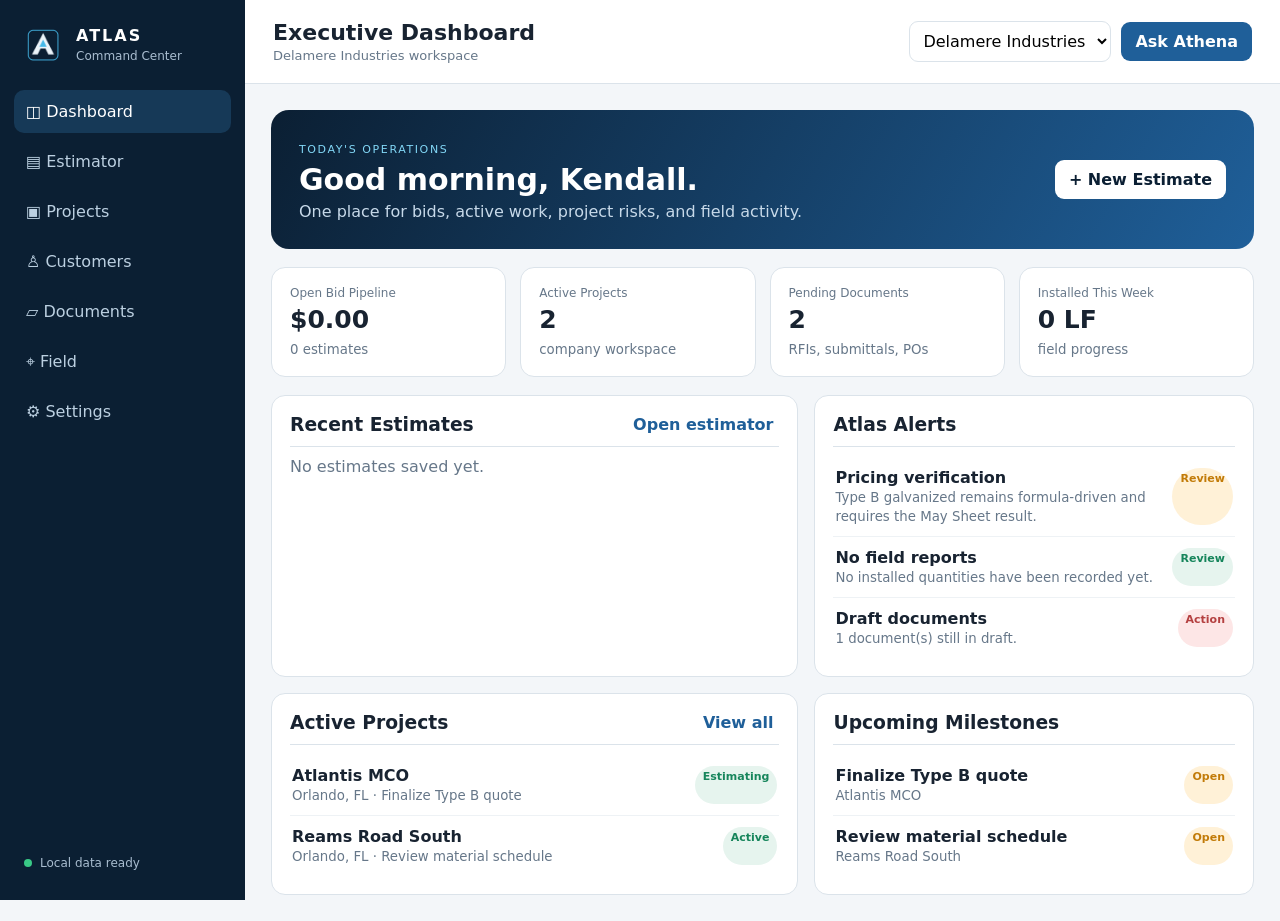
<file: index.html>
<!doctype html>
<html lang="en">
<head>
  <meta charset="utf-8">
  <meta name="viewport" content="width=device-width,initial-scale=1,viewport-fit=cover">
  <meta name="theme-color" content="#0b1f33">
  <title>Atlas Command Center</title>
  <link rel="manifest" href="manifest.json">
  <link rel="apple-touch-icon" href="icon-192.png">
  <link rel="stylesheet" href="styles.css">
</head>
<body>
<div id="offlineBar" class="offline-bar hidden">Offline mode — changes are saved on this device.</div>
<div class="app-shell">
  <aside class="sidebar">
    <div class="brand"><img src="icon-192.png" alt=""><div><strong>ATLAS</strong><span>Command Center</span></div></div>
    <nav id="nav">
      <button class="nav active" data-view="dashboard">◫ <span>Dashboard</span></button>
      <button class="nav" data-view="estimator">▤ <span>Estimator</span></button>
      <button class="nav" data-view="projects">▣ <span>Projects</span></button>
      <button class="nav" data-view="customers">♙ <span>Customers</span></button>
      <button class="nav" data-view="documents">▱ <span>Documents</span></button>
      <button class="nav" data-view="field">⌖ <span>Field</span></button>
      <button class="nav" data-view="settings">⚙ <span>Settings</span></button>
    </nav>
    <div class="sidebar-foot"><span id="syncDot" class="dot"></span><span id="syncText">Local data ready</span></div>
  </aside>

  <main>
    <header class="topbar">
      <div><h1 id="pageTitle">Executive Dashboard</h1><p id="companyLabel">Delamere Industries workspace</p></div>
      <div class="top-actions">
        <select id="companySelect"><option>Delamere Industries</option><option>HDAV</option><option>KGCW Holdings</option></select>
        <button id="installBtn" class="ghost hidden">Install App</button>
        <button id="athenaBtn" class="primary">Ask Athena</button>
      </div>
    </header>

    <section id="dashboard" class="view active">
      <div class="hero">
        <div><span class="eyebrow">TODAY'S OPERATIONS</span><h2>Good morning, Kendall.</h2><p>One place for bids, active work, project risks, and field activity.</p></div>
        <button class="primary" data-open-estimator>+ New Estimate</button>
      </div>
      <div class="metrics">
        <article><span>Open Bid Pipeline</span><strong id="mPipeline">$0</strong><small id="mBidCount">0 estimates</small></article>
        <article><span>Active Projects</span><strong id="mProjects">0</strong><small>company workspace</small></article>
        <article><span>Pending Documents</span><strong id="mDocs">0</strong><small>RFIs, submittals, POs</small></article>
        <article><span>Installed This Week</span><strong id="mInstalled">0 LF</strong><small>field progress</small></article>
      </div>
      <div class="two-col">
        <article class="panel"><div class="panel-head"><h3>Recent Estimates</h3><button class="link" data-open-estimator>Open estimator</button></div><div id="recentEstimates" class="empty">No estimates saved yet.</div></article>
        <article class="panel"><div class="panel-head"><h3>Atlas Alerts</h3></div><div id="alerts"></div></article>
      </div>
      <div class="two-col">
        <article class="panel"><div class="panel-head"><h3>Active Projects</h3><button class="link" data-view-target="projects">View all</button></div><div id="dashboardProjects"></div></article>
        <article class="panel"><div class="panel-head"><h3>Upcoming Milestones</h3></div><div id="milestones"></div></article>
      </div>
    </section>

    <section id="estimator" class="view">
      <div class="section-actions"><div><h2>Atlas Estimator</h2><p>May Sheet sequence: base and adders first, profit last, final rate rounded.</p></div><div><button id="saveEstimate" class="primary">Save Estimate</button><button id="printEstimate" class="ghost">Print / PDF</button></div></div>
      <div class="est-grid">
        <article class="panel">
          <h3>Project & Scope</h3>
          <div class="form-grid">
            <label>Project Name<input id="projectName" placeholder="Project name"></label>
            <label>Customer<input id="customer" placeholder="Customer"></label>
            <label>Location<input id="location" placeholder="City / County"></label>
            <label>Estimate Type<select id="quoteType"><option>Full Install</option><option>Material Only</option></select></label>
            <label class="wide">Rail / Fence Type<select id="rail"></select></label>
            <label>Linear Feet<input id="lf" type="number" value="100" min="0"></label>
            <label>Hoop Ends<input id="hoops" type="number" value="2" min="0"></label>
            <label>Finish<select id="finish"><option>Mill / Galvanized</option><option>Powder Coat</option></select></label>
            <label>Grab Rail<select id="grab"><option>No</option><option>Yes</option></select></label>
          </div>
        </article>
        <article class="panel">
          <h3>Installation & Travel</h3>
          <div class="form-grid">
            <label>Labor Mode<select id="laborMode"><option>Auto</option><option>Manual</option></select></label>
            <label>Manual Crew Days<input id="manualDays" type="number" value="1" min="0" step=".5"></label>
            <label>Total Miles<input id="miles" type="number" value="0" min="0"></label>
            <label>Mileage Rate<input id="mileageRate" type="number" value="2.5" step=".01"></label>
            <label>Hotel Nights<input id="hotelNights" type="number" value="0" min="0"></label>
            <label>Hotel / Night<input id="hotelRate" type="number" value="1000" min="0"></label>
            <label>Field Verification<select id="fieldTier"><option value="0">None</option><option value="350">Local — $350</option><option value="650">Regional — $650</option><option value="950">Long Distance — $950+</option></select></label>
            <label>Equipment / Misc.<input id="equipment" type="number" value="0" min="0"></label>
          </div>
        </article>
      </div>
      <article class="panel">
        <div class="rail-summary" id="railSummary"></div>
        <div class="table-wrap"><table><thead><tr><th>Cost Item</th><th>Qty</th><th>Rate</th><th>Amount</th><th>$/LF</th></tr></thead><tbody id="breakdown"></tbody></table></div>
      </article>
      <div class="quote-summary">
        <article><span>Subtotal Before Profit</span><strong id="subtotal">$0</strong></article>
        <article><span>Profit</span><strong id="profit">$0</strong></article>
        <article><span>True Calculated $/LF</span><strong id="truePerLf">$0</strong></article>
        <article class="featured"><span>Rounded Sell $/LF</span><strong id="roundedPerLf">$0</strong></article>
        <article class="featured"><span>Final Quote Total</span><strong id="finalTotal">$0</strong></article>
      </div>
    </section>

    <section id="projects" class="view">
      <div class="section-actions"><div><h2>Projects</h2><p>Company-scoped project workspaces.</p></div><button id="addProject" class="primary">+ Add Project</button></div>
      <div id="projectList" class="cards-grid"></div>
    </section>

    <section id="customers" class="view">
      <div class="section-actions"><div><h2>Customers</h2><p>Local CRM foundation.</p></div><button id="addCustomer" class="primary">+ Add Customer</button></div>
      <div id="customerList" class="cards-grid"></div>
    </section>

    <section id="documents" class="view">
      <div class="section-actions"><div><h2>Documents</h2><p>RFIs, submittals, purchase orders, change orders, and closeout.</p></div><button id="addDocument" class="primary">+ Add Document</button></div>
      <div id="documentList" class="panel"></div>
    </section>

    <section id="field" class="view">
      <div class="section-actions"><div><h2>Field Operations</h2><p>Offline daily reports and installed quantities.</p></div><button id="addFieldReport" class="primary">+ Daily Report</button></div>
      <div id="fieldList" class="cards-grid"></div>
    </section>

    <section id="settings" class="view">
      <article class="panel"><h2>Workspace Settings</h2><div class="form-grid">
        <label>Owner / Super Admin<input value="Kendall" disabled></label>
        <label>Default Origin<input value="Brooksville, FL" disabled></label>
        <label>Labor / Crew Day<input value="$1,500" disabled></label>
        <label>Default Mileage Rate<input value="$2.50 / mile" disabled></label>
      </div><p class="muted">This build stores all information locally. Firebase authentication and cloud synchronization hooks are reserved for the next connected deployment.</p></article>
    </section>
  </main>
</div>

<div id="athenaPanel" class="athena">
  <div class="athena-head"><div><strong>Athena</strong><span>Atlas Assistant</span></div><button id="closeAthena">×</button></div>
  <div id="athenaMessages" class="athena-messages"><div class="bot">I can summarize the workspace, open the estimator, and flag missing pricing or project information.</div></div>
  <form id="athenaForm"><input id="athenaInput" placeholder="Ask about estimates, projects, or alerts"><button>Send</button></form>
</div>

<script src="app.js"></script>
</body>
</html>
</file>
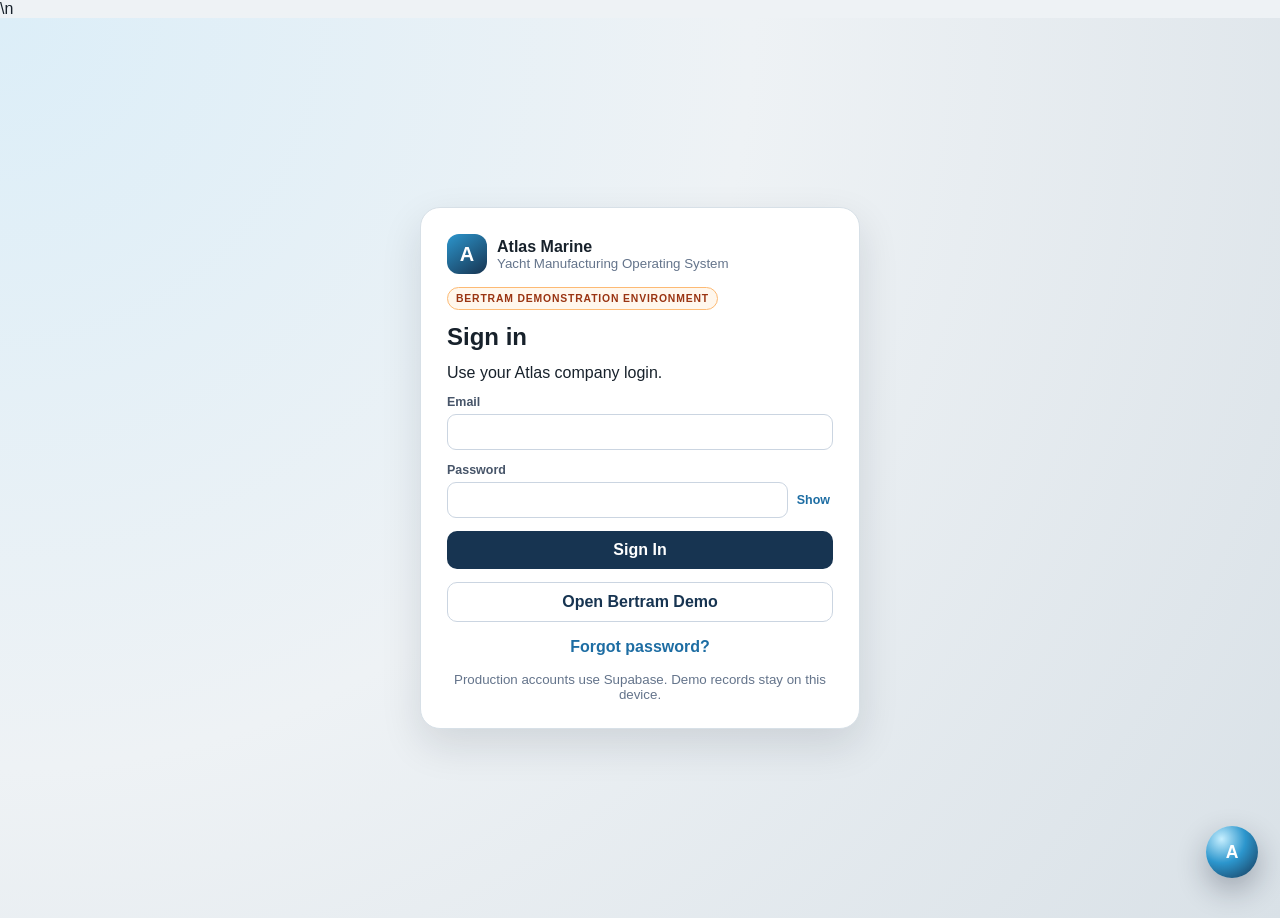
<file: V3/atlas-marine-bertram-demo.html>
<!doctype html>
<html lang="en">
<head>
  <meta charset="utf-8">
  <meta name="viewport" content="width=device-width,initial-scale=1,viewport-fit=cover">
  <meta name="theme-color" content="#173451">
  <title>Atlas Enterprise V4</title>
  
  <style>
:root{
  --navy:#173451;--blue:#2c96cd;--ink:#17212b;--muted:#64748b;--line:#dce4ea;
  --soft:#f4f7f9;--white:#fff;--green:#15803d;--red:#b42318;--amber:#b45309;
  --shadow:0 16px 40px rgba(15,23,42,.12)
}
*{box-sizing:border-box}body{margin:0;font-family:Aptos,Inter,Segoe UI,Arial,sans-serif;color:var(--ink);background:#eef2f5}
button,input,select,textarea{font:inherit}button{cursor:pointer;border:0;border-radius:10px;background:var(--navy);color:#fff;padding:10px 14px;font-weight:800}
button.secondary{background:#fff;color:var(--navy);border:1px solid #cbd5e1}.link-button{background:transparent;color:#1d6da3;padding:3px}.standalone{justify-self:center}
button.danger{background:var(--red)}button.small{padding:6px 9px;font-size:.78rem}
.hidden{display:none!important}.muted{color:var(--muted)}.center{text-align:center}.eyebrow{margin:0;color:var(--blue);font-size:.68rem;font-weight:900;letter-spacing:.11em}.badge{display:inline-flex;padding:6px 9px;border-radius:999px;background:#e8f2f8;color:var(--navy);font-size:.72rem;font-weight:900}
.auth-shell{min-height:100vh;display:grid;place-items:center;padding:20px;background:radial-gradient(circle at top left,#dceef8,#eef2f5 48%,#d9e1e7)}
.auth-card{width:min(440px,100%);display:grid;gap:13px;background:#fff;border:1px solid #d7e0e7;border-radius:20px;padding:26px;box-shadow:var(--shadow)}
.auth-card h1,.auth-card p{margin:0}.brand-row{display:flex;align-items:center;gap:10px}.brand-row>div:last-child{display:grid}.brand-row small{color:var(--muted)}
.brand-mark{width:40px;height:40px;display:grid;place-items:center;border-radius:12px;background:linear-gradient(145deg,var(--blue),var(--navy));color:#fff;font-size:1.25rem;font-weight:900}
.environment-badge{width:max-content;padding:5px 8px;border-radius:999px;background:#fff7ed;color:#9a3412;border:1px solid #fdba74;font-size:.65rem;font-weight:900}
label{display:grid;gap:5px;color:#475569;font-size:.78rem;font-weight:800}input,select,textarea{width:100%;padding:10px 11px;border:1px solid #cbd5e1;border-radius:9px;background:#fff;color:#17212b}
.password-wrap{display:flex;gap:6px}.password-wrap input{flex:1}.message,.status-banner{padding:10px 12px;border-radius:10px;background:#fff7f7;border:1px solid #fecaca;color:#991b1b;font-weight:700}
.status-banner.success{background:#f0fdf4;border-color:#bbf7d0;color:#166534}.status-banner.info{background:#eff6ff;border-color:#bfdbfe;color:#1e40af}
.app-shell{min-height:100vh;display:grid;grid-template-columns:220px minmax(0,1fr)}.sidebar{position:sticky;top:0;height:100vh;padding:16px 12px;display:flex;flex-direction:column;gap:14px;background:linear-gradient(180deg,#122b43,#0f2235);color:#fff}
.sidebar-brand{padding:0 5px}.sidebar-brand small{color:#bbcad7}.workspace-label{color:#cbd5e1}.workspace-label select{margin-top:5px}
nav{display:grid;gap:4px;overflow:auto}.nav{background:transparent;text-align:left;color:#dbe8f1;padding:10px 11px}.nav.active,.nav:hover{background:rgba(255,255,255,.11)}
.sidebar-footer{margin-top:auto;display:grid;gap:10px;padding:10px 5px}.sidebar-footer>div:first-child{display:grid}.sidebar-footer small{color:#b8c6d1}
.sync-row{display:flex;align-items:center;gap:7px;font-size:.76rem;color:#c8d5de}#syncDot{width:8px;height:8px;border-radius:50%;background:#22c55e}
main{min-width:0}.topbar{position:sticky;top:0;z-index:20;display:flex;justify-content:space-between;align-items:center;padding:15px 22px;background:rgba(255,255,255,.94);backdrop-filter:blur(10px);border-bottom:1px solid var(--line)}
.topbar h1{margin:2px 0 0;font-size:1.45rem}.top-actions{display:flex;align-items:center;gap:10px}.signed-user{display:flex;align-items:center;gap:8px}.signed-user>div{display:grid}.signed-user small{color:var(--muted)}
.user-avatar{width:34px;height:34px;display:grid;place-items:center;border-radius:50%;background:linear-gradient(145deg,var(--blue),var(--navy));color:#fff;font-size:.72rem;font-weight:900}
.view{display:none;padding:22px}.view.active{display:block}.section-head,.panel-head{display:flex;justify-content:space-between;align-items:flex-start;gap:14px;margin-bottom:15px}.section-head h2,.panel-head h3{margin:3px 0}.section-head p{margin:3px 0;color:var(--muted)}
.hero-card{display:flex;justify-content:space-between;align-items:center;gap:20px;padding:22px;margin-bottom:18px;border-radius:18px;background:linear-gradient(135deg,var(--navy),#255a7b);color:#fff;box-shadow:var(--shadow)}
.hero-card .eyebrow{color:#9edcf8}.hero-card h2{margin:5px 0;font-size:1.7rem}.hero-card p{margin:0;color:#d7e7f1}.hero-actions{display:flex;gap:8px}.hero-actions button{background:#fff;color:var(--navy)}.hero-actions button.secondary{background:transparent;color:#fff;border-color:rgba(255,255,255,.5)}
.metric-grid{display:grid;grid-template-columns:repeat(4,minmax(0,1fr));gap:14px;margin-bottom:18px}.metric{display:grid;gap:5px;padding:16px;border:1px solid var(--line);border-radius:15px;background:#fff;box-shadow:0 6px 18px rgba(15,23,42,.04)}
.metric span,.metric small{color:var(--muted)}.metric strong{font-size:1.45rem;color:var(--navy)}
.two-col{display:grid;grid-template-columns:minmax(0,1fr) minmax(0,1fr);gap:16px;margin-bottom:18px}.panel{min-width:0;padding:17px;border:1px solid var(--line);border-radius:15px;background:#fff;box-shadow:0 6px 18px rgba(15,23,42,.04)}
.panel h3{margin-top:0}.list-row{display:flex;justify-content:space-between;align-items:flex-start;gap:12px;padding:11px 0;border-bottom:1px solid #e8edf1}.list-row:last-child{border-bottom:0}.list-row>div{display:grid;gap:3px;min-width:0}.list-row small{color:var(--muted);overflow-wrap:anywhere}
.pm-grid,.role-grid{display:grid;grid-template-columns:repeat(5,minmax(0,1fr));gap:12px}.pm-card,.role-card,.crew-card,.project-card{padding:14px;border:1px solid var(--line);border-radius:13px;background:linear-gradient(145deg,#fff,#f6f9fb)}
.pm-card{display:grid;gap:7px}.pm-card strong{font-size:1rem;color:var(--navy)}.pm-card .pm-metrics{display:grid;grid-template-columns:repeat(3,1fr);gap:6px}.pm-card .pm-metrics div{display:grid;padding:7px;border-radius:9px;background:#edf4f8;text-align:center}.pm-card small{color:var(--muted)}
.project-grid{display:grid;grid-template-columns:repeat(3,minmax(0,1fr));gap:14px}.project-card{display:grid;gap:9px}.project-card h3{margin:0}.project-meta{display:flex;justify-content:space-between;gap:10px;color:var(--muted);font-size:.78rem}.progress{height:8px;border-radius:999px;background:#e2e8f0;overflow:hidden}.progress span{display:block;height:100%;background:linear-gradient(90deg,var(--blue),var(--navy))}
.filter-bar{display:grid;grid-template-columns:2fr 1fr 1fr;gap:10px;margin-bottom:16px}.button-row{display:flex;gap:7px;align-items:center;flex-wrap:wrap}
.scheduler-toolbar{display:flex;justify-content:space-between;align-items:end;gap:12px;flex-wrap:wrap}.date-jump{display:flex;align-items:end;gap:8px}.scheduler-grid{display:grid;grid-template-columns:repeat(7,minmax(170px,1fr));gap:9px;overflow:auto;padding-bottom:10px}
.schedule-day{min-height:330px;padding:10px;border:1px solid var(--line);border-radius:13px;background:#fff}.schedule-day h4{margin:0 0 9px}.schedule-item{display:grid;gap:3px;margin-bottom:8px;padding:9px;border-left:5px solid #94a3b8;border-radius:9px;background:#f8fafc;font-size:.78rem}
.schedule-item.red{border-color:#ef4444;background:#fff1f2}.schedule-item.blue{border-color:#3b82f6;background:#eff6ff}.schedule-item.green{border-color:#22c55e;background:#f0fdf4}.schedule-item.additional::after{content:"Additional assignment";color:#b45309;font-size:.65rem;font-weight:900}
.crew-grid{display:grid;grid-template-columns:repeat(4,minmax(0,1fr));gap:14px}.crew-card{display:grid;gap:8px}.crew-members{display:flex;flex-wrap:wrap;gap:5px}.crew-members span{padding:4px 7px;border-radius:999px;background:#e8f2f8;color:var(--navy);font-size:.7rem;font-weight:800}
.table-wrap{overflow:auto}table{width:100%;border-collapse:collapse}th,td{padding:11px 9px;border-bottom:1px solid #e2e8f0;text-align:left;font-size:.82rem;white-space:nowrap}th{color:#475569;background:#f8fafc}
.form-grid{display:grid;grid-template-columns:repeat(2,minmax(0,1fr));gap:11px}.form-grid .wide{grid-column:1/-1}
dialog{width:min(720px,calc(100vw - 30px));border:0;border-radius:18px;padding:20px;box-shadow:0 30px 90px rgba(15,23,42,.35)}dialog::backdrop{background:rgba(15,23,42,.55)}.dialog-head,.dialog-actions{display:flex;justify-content:space-between;align-items:flex-start;gap:12px}.dialog-actions{margin-top:16px;align-items:center}
.role-card{display:grid;gap:6px}.role-card ul{margin:0;padding-left:17px;color:var(--muted);font-size:.76rem}.empty{padding:20px;text-align:center;color:var(--muted)}
@media(max-width:1200px){.metric-grid{grid-template-columns:repeat(2,1fr)}.pm-grid{grid-template-columns:repeat(3,1fr)}.project-grid{grid-template-columns:repeat(2,1fr)}.crew-grid{grid-template-columns:repeat(2,1fr)}}
@media(max-width:800px){.app-shell{grid-template-columns:1fr}.sidebar{position:static;height:auto}.two-col,.filter-bar{grid-template-columns:1fr}.pm-grid,.project-grid,.crew-grid,.role-grid{grid-template-columns:1fr}.topbar{position:static}.signed-user>div{display:none}.view{padding:15px}.hero-card{align-items:flex-start;flex-direction:column}.metric-grid{grid-template-columns:1fr 1fr}}

/* V4 Operations + Executive Completion */
.executive-metrics{grid-template-columns:repeat(4,minmax(0,1fr))}
.executive-bars{display:grid;gap:12px}.exec-bar-row{display:grid;gap:5px}.exec-bar-row>div:first-child{display:flex;justify-content:space-between;gap:12px}
.exec-bar{position:relative;height:12px;border-radius:999px;background:#e2e8f0;overflow:hidden}.exec-bar span{position:absolute;inset:0 auto 0 0;background:#cbd5e1}.exec-bar i{position:absolute;inset:0 auto 0 0;background:linear-gradient(90deg,#2c96cd,#173451)}
.weather-card{display:grid;gap:12px;margin-top:12px;padding:14px;border:1px solid #dbe7ee;border-radius:13px;background:linear-gradient(145deg,#f5fbff,#eef4f7)}
.weather-main{display:flex;justify-content:space-between;align-items:center;gap:12px}.weather-main>div{display:grid}.weather-main b{font-size:2rem;color:#173451}
.weather-stats{display:grid;grid-template-columns:repeat(4,1fr);gap:8px}.weather-stats div{display:grid;padding:9px;border-radius:9px;background:#fff}.weather-stats span{font-size:.68rem;color:#64748b}.weather-stats strong{font-size:.78rem}
.weather-impact{display:grid;gap:3px;padding:9px 11px;border-left:4px solid #2c96cd;background:#fff;border-radius:9px}.weather-impact small{color:#64748b}
.estimate-grid{display:grid;grid-template-columns:repeat(3,minmax(0,1fr));gap:14px}
.field-report-card{display:grid;gap:7px;padding:13px 0;border-bottom:1px solid #e2e8f0}.field-report-card:last-child{border-bottom:0}.field-report-card h3,.field-report-card p{margin:0}.field-report-card p{font-size:.8rem;color:#475569}
.finance-pm-grid{display:grid;grid-template-columns:repeat(5,minmax(0,1fr));gap:12px}.finance-pm-card{display:grid;gap:6px;padding:13px;border:1px solid #dce4ea;border-radius:12px;background:linear-gradient(145deg,#fff,#f5f8fa)}
.finance-pm-card>div{display:flex;justify-content:space-between;gap:8px;padding-top:5px;border-top:1px solid #e2e8f0}.finance-pm-card span{color:#64748b;font-size:.72rem}.finance-pm-card b{font-size:.78rem;color:#173451}
.schedule-color-legend{display:flex;gap:10px;align-items:center;flex-wrap:wrap;font-size:.72rem;color:#475569}.schedule-color-legend span{display:flex;align-items:center;gap:5px}.color-dot{width:11px;height:11px;border-radius:3px;background:#94a3b8}.color-dot.red{background:#ef4444}.color-dot.blue{background:#3b82f6}.color-dot.green{background:#22c55e}.color-dot.none{background:#94a3b8}
@media(max-width:1200px){.executive-metrics{grid-template-columns:repeat(2,1fr)}.finance-pm-grid{grid-template-columns:repeat(3,1fr)}.estimate-grid{grid-template-columns:repeat(2,1fr)}}
@media(max-width:800px){.executive-metrics,.finance-pm-grid,.estimate-grid,.weather-stats{grid-template-columns:1fr}}

/* Athena + Formula Estimating */
.estimate-builder{display:grid;grid-template-columns:repeat(2,minmax(0,1fr));gap:16px;margin-bottom:24px}.estimate-results-panel{grid-column:1/-1}
.estimate-result-hero{display:grid;grid-template-columns:1fr 1fr;gap:14px;margin-bottom:15px}.estimate-result-hero>div{display:grid;gap:5px;padding:16px;border-radius:13px;background:linear-gradient(145deg,#173451,#255a7b);color:#fff}.estimate-result-hero span{color:#cfe4ef}.estimate-result-hero strong{font-size:1.8rem}
.estimate-breakdown{display:grid;grid-template-columns:repeat(3,1fr);gap:8px}.estimate-breakdown>div{display:flex;justify-content:space-between;gap:10px;padding:9px 11px;border:1px solid #e2e8f0;border-radius:9px;background:#f8fafc}.estimate-breakdown span{color:#64748b;font-size:.75rem}.estimate-breakdown strong{font-size:.78rem;color:#173451}
.formula-box{display:grid;gap:4px;margin-top:13px;padding:12px;border-left:4px solid #2c96cd;border-radius:9px;background:#eef7fb}.formula-box small{color:#475569}.estimate-history-head{margin-top:8px}
.athena-hero{display:flex;align-items:center;gap:16px;padding:22px;margin-bottom:18px;border-radius:18px;background:linear-gradient(135deg,#122b43,#2c769f);color:#fff;box-shadow:0 16px 40px rgba(15,23,42,.18)}.athena-hero .eyebrow{color:#9edcf8}.athena-hero h2{margin:4px 0}.athena-hero p:last-child{margin:0;color:#d7e7f1}
.athena-orb{width:64px;height:64px;display:grid;place-items:center;flex:0 0 auto;border-radius:50%;background:radial-gradient(circle at 30% 25%,#c6efff,#2c96cd 45%,#173451);color:#fff;font-size:1.8rem;font-weight:900;box-shadow:0 0 0 8px rgba(255,255,255,.08)}.athena-orb.small{width:42px;height:42px;font-size:1rem;box-shadow:none}
.athena-guide-grid{display:grid;grid-template-columns:repeat(2,1fr);gap:9px}.athena-guide{display:grid;gap:4px;text-align:left;background:#f4f9fc;color:#173451;border:1px solid #cfe0ea}.athena-guide small{color:#64748b;font-weight:600}
.athena-chat{display:grid;gap:12px}.athena-chat-log{max-height:300px;overflow:auto;display:grid;gap:9px;padding:8px}.athena-message{max-width:82%;padding:11px 13px;border-radius:13px;background:#edf6fb}.athena-message.user{justify-self:end;background:#173451;color:#fff}.athena-message p{margin:3px 0 0}.athena-chat-form{display:flex;gap:8px}.athena-chat-form input{flex:1}
.athena-floating-button{position:fixed;right:22px;bottom:22px;z-index:80;width:52px;height:52px;border-radius:50%;background:radial-gradient(circle at 30% 25%,#c6efff,#2c96cd 45%,#173451);box-shadow:0 12px 30px rgba(15,23,42,.3);font-size:1.1rem}
.athena-tour-overlay{position:fixed;inset:0;z-index:100;display:flex;align-items:flex-end;justify-content:center;padding:24px;background:rgba(15,23,42,.35);pointer-events:none}.athena-tour-card{width:min(680px,100%);padding:18px;border-radius:18px;background:#fff;box-shadow:0 30px 80px rgba(15,23,42,.35);pointer-events:auto}.athena-tour-head{display:flex;align-items:center;gap:11px}.athena-tour-head h3{margin:3px 0}.athena-tour-progress{height:7px;margin-top:14px;border-radius:999px;background:#e2e8f0;overflow:hidden}.athena-tour-progress span{display:block;height:100%;background:linear-gradient(90deg,#2c96cd,#173451)}
@media(max-width:900px){.estimate-builder{grid-template-columns:1fr}.estimate-breakdown{grid-template-columns:1fr 1fr}.athena-guide-grid{grid-template-columns:1fr}}
@media(max-width:600px){.estimate-result-hero,.estimate-breakdown{grid-template-columns:1fr}.athena-chat-form{flex-direction:column}}


/* Atlas Marine vertical */
html[data-atlas-vertical="marine"] .environment-badge{
  letter-spacing:.08em;
}
html[data-atlas-vertical="marine"] .marine-hull-card{
  min-height:245px;
}
html[data-atlas-vertical="marine"] .marine-stat-row{
  display:grid;
  grid-template-columns:repeat(4,minmax(0,1fr));
  gap:8px;
  margin:14px 0;
}
html[data-atlas-vertical="marine"] .marine-stat-row span{
  display:flex;
  flex-direction:column;
  gap:3px;
  padding:8px 10px;
  border:1px solid var(--line,#d9e1e8);
  border-radius:10px;
  background:rgba(255,255,255,.5);
  font-size:.75rem;
}
html[data-atlas-vertical="marine"] .marine-stat-row b{
  font-size:.9rem;
}
html[data-atlas-vertical="marine"] .marine-material-row{
  display:grid;
  grid-template-columns:1fr auto;
  gap:18px;
  align-items:start;
  padding:16px 0;
  border-bottom:1px solid var(--line,#d9e1e8);
}
html[data-atlas-vertical="marine"] .marine-material-row:last-child{
  border-bottom:0;
}
html[data-atlas-vertical="marine"] .marine-material-row > div{
  display:flex;
  flex-direction:column;
  gap:5px;
}
html[data-atlas-vertical="marine"] .pattern-alert{
  display:flex;
  flex-direction:column;
  gap:6px;
  padding:18px;
  border-radius:14px;
  border:1px solid #d8a62a;
  background:rgba(216,166,42,.08);
}
html[data-atlas-vertical="marine"] #engineering table,
html[data-atlas-vertical="marine"] #quality table,
html[data-atlas-vertical="marine"] #warranty table{
  min-width:980px;
}
html[data-atlas-vertical="marine"] #dashboard .panel.hidden{
  display:none;
}
@media (max-width:800px){
  html[data-atlas-vertical="marine"] .marine-stat-row{grid-template-columns:repeat(2,minmax(0,1fr))}
  html[data-atlas-vertical="marine"] .marine-material-row{grid-template-columns:1fr}
}


/* Atlas Marine ERP expansion */
html[data-atlas-vertical="marine"] .action-center-grid,
html[data-atlas-vertical="marine"] .scenario-grid,
html[data-atlas-vertical="marine"] .supplier-grid{
  display:grid;
  grid-template-columns:repeat(3,minmax(0,1fr));
  gap:12px;
}
html[data-atlas-vertical="marine"] .action-card,
html[data-atlas-vertical="marine"] .scenario-card{
  display:grid;
  gap:8px;
  padding:14px;
  border:1px solid var(--line);
  border-radius:13px;
  background:linear-gradient(145deg,#fff,#f6f9fb);
  color:var(--ink);
  text-align:left;
}
html[data-atlas-vertical="marine"] .action-card>div{
  display:flex;
  justify-content:space-between;
  gap:8px;
  align-items:center;
}
html[data-atlas-vertical="marine"] .scenario-card:hover{
  border-color:#93bfd8;
  transform:translateY(-1px);
}
html[data-atlas-vertical="marine"] .scenario-card span{
  color:var(--navy);
  font-size:.78rem;
  font-weight:800;
}
html[data-atlas-vertical="marine"] .supplier-grid{
  margin-bottom:18px;
}
html[data-atlas-vertical="marine"] .digital-thread{
  display:grid;
  gap:0;
}
html[data-atlas-vertical="marine"] .thread-event{
  display:grid;
  grid-template-columns:72px 1fr;
  gap:16px;
  position:relative;
  padding:14px 0;
  border-bottom:1px solid #e8edf1;
}
html[data-atlas-vertical="marine"] .thread-event:last-child{
  border-bottom:0;
}
html[data-atlas-vertical="marine"] .thread-event>span{
  font-weight:900;
  color:var(--blue);
}
html[data-atlas-vertical="marine"] .thread-event>div{
  display:grid;
  gap:4px;
}
html[data-atlas-vertical="marine"] .thread-event small{
  color:var(--muted);
}
html[data-atlas-vertical="marine"] .impact-flow{
  display:flex;
  gap:8px;
  align-items:center;
  flex-wrap:wrap;
}
html[data-atlas-vertical="marine"] .impact-flow span{
  padding:8px 10px;
  border-radius:999px;
  background:#e8f2f8;
  color:var(--navy);
  font-size:.74rem;
  font-weight:900;
}
html[data-atlas-vertical="marine"] .impact-flow b{
  color:var(--blue);
}
html[data-atlas-vertical="marine"] #orders table,
html[data-atlas-vertical="marine"] #planning table,
html[data-atlas-vertical="marine"] #inventory table,
html[data-atlas-vertical="marine"] #materials table,
html[data-atlas-vertical="marine"] #finance table{
  min-width:1100px;
}
html[data-atlas-vertical="marine"] #mainNav{
  scrollbar-width:thin;
}
@media(max-width:1000px){
  html[data-atlas-vertical="marine"] .action-center-grid,
  html[data-atlas-vertical="marine"] .scenario-grid,
  html[data-atlas-vertical="marine"] .supplier-grid{
    grid-template-columns:1fr 1fr;
  }
}
@media(max-width:700px){
  html[data-atlas-vertical="marine"] .action-center-grid,
  html[data-atlas-vertical="marine"] .scenario-grid,
  html[data-atlas-vertical="marine"] .supplier-grid{
    grid-template-columns:1fr;
  }
  html[data-atlas-vertical="marine"] .thread-event{
    grid-template-columns:58px 1fr;
  }
}

html[data-atlas-vertical="marine"] .capacity-board{display:grid;gap:12px}
html[data-atlas-vertical="marine"] .capacity-row{display:grid;grid-template-columns:minmax(0,1fr) auto;gap:8px 16px;align-items:center;padding:12px 0;border-bottom:1px solid #e8edf1}
html[data-atlas-vertical="marine"] .capacity-row:last-child{border-bottom:0}
html[data-atlas-vertical="marine"] .capacity-row>div:first-child{display:grid;gap:3px}
html[data-atlas-vertical="marine"] .capacity-row>div:nth-child(2){display:flex;align-items:center;gap:8px}
html[data-atlas-vertical="marine"] .capacity-row .progress{grid-column:1/-1}
html[data-atlas-vertical="marine"] #marineQualityPlanningExt table{min-width:1100px}

</style>
  
<meta name="robots" content="noindex,nofollow">\n</head>
<body>
<div id="offlineBar" class="offline-bar hidden">Offline — Atlas will keep approved local changes queued.</div>

<section id="authScreen" class="auth-shell">
  <form id="authForm" class="auth-card">
    <div class="brand-row">
      <div class="brand-mark">A</div>
      <div><strong>Atlas Enterprise</strong><small>Fence &amp; Railing Operating System</small></div>
    </div>
    <div id="environmentBadge" class="environment-badge">LOCAL / DEMO READY</div>
    <h1>Sign in</h1>
    <p>Use your Atlas company login.</p>
    <label>Email<input id="authEmail" type="email" autocomplete="username" required></label>
    <label>Password
      <span class="password-wrap">
        <input id="authPassword" type="password" autocomplete="current-password" minlength="8" required>
        <button id="togglePassword" type="button" class="link-button">Show</button>
      </span>
    </label>
    <button id="authSubmit" type="submit">Sign In</button>
    <button id="demoLogin" type="button" class="secondary">Open Owner Demo</button>
    <button id="forgotPassword" type="button" class="link-button standalone">Forgot password?</button>
    <div id="authMessage" class="message hidden"></div>
    <small class="muted center">Production accounts use Supabase. Demo records stay on this device.</small>
  </form>
</section>

<div id="appShell" class="app-shell hidden">
  <aside class="sidebar">
    <div class="brand-row sidebar-brand">
      <div class="brand-mark">A</div>
      <div><strong>Atlas Enterprise</strong><small>V4 Foundation</small></div>
    </div>
    <label class="workspace-label">Workspace
      <select id="workspaceSelect"></select>
    </label>
    <nav id="mainNav">
      <button class="nav active" data-view="dashboard">Dashboard</button>
      <button class="nav" data-view="executive" data-cap="executive">Owner / Executive</button>
      <button class="nav" data-view="mission">Mission Control</button>
      <button class="nav" data-view="projects">Projects</button>
      <button class="nav" data-view="estimates">Estimating</button>
      <button class="nav" data-view="schedule">Operations Scheduler</button>
      <button class="nav" data-view="crews">Crew Operations</button>
      <button class="nav" data-view="field">Field Operations</button>
      <button class="nav" data-view="materials">Material Requests</button>
      <button class="nav" data-view="finance">Finance</button>
      <button class="nav" data-view="engineering">Engineering &amp; Drawings</button>
      <button class="nav" data-view="quality">Quality</button>
      <button class="nav" data-view="delivery">Sea Trial &amp; Delivery</button>
      <button class="nav" data-view="warranty">Warranty &amp; Service</button>
      <button class="nav" data-view="models">Model Library</button>
      <button class="nav" data-view="users" data-cap="users">User Management</button>
      <button class="nav" data-view="athena">Athena</button>
      <button class="nav" data-view="settings">Settings</button>
    </nav>
    <div class="sidebar-footer">
      <div><strong id="sideUser">Atlas User</strong><small id="sideRole">Role</small></div>
      <div class="sync-row"><span id="syncDot"></span><span id="syncText">Ready</span></div>
      <button id="signOut" type="button" class="secondary">Sign Out</button>
    </div>
  </aside>

  <main>
    <header class="topbar">
      <div>
        <p class="eyebrow" id="pageEyebrow">OPERATIONS</p>
        <h1 id="pageTitle">Dashboard</h1>
      </div>
      <div class="top-actions">
        <div class="signed-user">
          <span id="signedInitials" class="user-avatar">AU</span>
          <div><strong id="signedName">Atlas User</strong><small id="signedEmail"></small></div>
        </div>
        <span id="roleBadge" class="badge">Role</span>
        <button id="installBtn" class="secondary hidden" type="button">Install App</button>
      </div>
    </header>

    <section id="dashboard" class="view active">
      <article class="hero-card">
        <div>
          <p class="eyebrow">DAILY OPERATING BRIEF</p>
          <h2 id="smartGreeting">Good evening, Atlas User</h2>
          <p id="dailyBrief">Your operation is ready for review.</p>
        </div>
        <div class="hero-actions">
          <button type="button" data-view-target="schedule">Open Schedule</button>
          <button type="button" class="secondary" data-view-target="projects">View Projects</button>
        </div>
      </article>
      <div class="metric-grid">
        <article class="metric"><span>Active Projects</span><strong id="mProjects">0</strong><small id="mProjectsSub">Across all PMs</small></article>
        <article class="metric"><span>Current Bids</span><strong id="mBids">0</strong><small id="mBidValue">$0 pipeline</small></article>
        <article class="metric"><span>Crews Working</span><strong id="mCrews">0</strong><small id="mCrewSub">0 available</small></article>
        <article class="metric"><span>Outstanding</span><strong id="mOutstanding">$0</strong><small>Open receivables</small></article>
      </div>
      <div class="two-col">
        <article class="panel"><div class="panel-head"><div><p class="eyebrow">TODAY</p><h3>Upcoming Work</h3></div></div><div id="dashboardSchedule"></div></article>
        <article class="panel"><div class="panel-head"><div><p class="eyebrow">WORKFORCE</p><h3>Crew Readiness</h3></div></div><div id="dashboardCrews"></div></article>
      </div>
      <div class="two-col">
        <article class="panel">
          <div class="panel-head"><div><p class="eyebrow">PROJECT WEATHER</p><h3>Location Conditions</h3></div></div>
          <label>Project<select id="dashboardWeatherProject"></select></label>
          <div id="dashboardWeatherCard" class="weather-card"></div>
        </article>
        <article class="panel">
          <div class="panel-head"><div><p class="eyebrow">FIELD STATUS</p><h3>Latest Crew Reports</h3></div><button class="link-button" data-view-target="field">Open Field Operations</button></div>
          <div id="dashboardFieldReports"></div>
        </article>
      </div>
      <article class="panel">
        <div class="panel-head"><div><p class="eyebrow">PROJECT MANAGEMENT</p><h3>PM Workload</h3></div><button class="link-button" data-view-target="projects">All Projects</button></div>
        <div id="pmWorkload" class="pm-grid"></div>
      </article>
      <div class="two-col">
        <article class="panel"><div class="panel-head"><h3>Priority Alerts</h3></div><div id="dashboardAlerts"></div></article>
        <article class="panel"><div class="panel-head"><h3>Recent Activity</h3></div><div id="activityFeed"></div></article>
      </div>
    </section>

    
    <section id="executive" class="view">
      <div class="section-head">
        <div><p class="eyebrow">OWNER / EXECUTIVE COMMAND</p><h2>Executive Overview</h2><p>Company-wide visibility across projects, project managers, crews, bids, finance, materials, field operations, and risk.</p></div>
        <button id="refreshExecutive" type="button">Refresh Executive View</button>
      </div>
      <div class="metric-grid executive-metrics">
        <article class="metric"><span>Active Contract Value</span><strong id="xActiveValue">$0</strong><small id="xActiveProjects">0 active projects</small></article>
        <article class="metric"><span>Total Paid</span><strong id="xPaid">$0</strong><small id="xPaidPercent">0% collected</small></article>
        <article class="metric"><span>Total Outstanding</span><strong id="xOwed">$0</strong><small>Across all active contracts</small></article>
        <article class="metric"><span>Bid Pipeline</span><strong id="xPipeline">$0</strong><small id="xBidCount">0 current bids</small></article>
        <article class="metric"><span>Crews Deployed</span><strong id="xCrews">0</strong><small id="xCrewAvailable">0 available</small></article>
        <article class="metric"><span>Projects at Risk</span><strong id="xRisk">0</strong><small>Needs executive attention</small></article>
        <article class="metric"><span>Critical Materials</span><strong id="xCriticalMaterials">0</strong><small>Open critical requests</small></article>
        <article class="metric"><span>Schedule Conflicts</span><strong id="xConflicts">0</strong><small>Double-booked crews</small></article>
      </div>
      <div class="two-col">
        <article class="panel"><div class="panel-head"><div><p class="eyebrow">PROJECT MANAGER PERFORMANCE</p><h3>Portfolio by PM</h3></div></div><div id="executivePmTable" class="table-wrap"></div></article>
        <article class="panel"><div class="panel-head"><div><p class="eyebrow">EXECUTIVE ATTENTION</p><h3>Priority Decisions</h3></div></div><div id="executiveAttention"></div></article>
      </div>
      <div class="two-col">
        <article class="panel"><div class="panel-head"><div><p class="eyebrow">CASH POSITION</p><h3>Paid vs. Outstanding by PM</h3></div></div><div id="executiveCashByPm" class="executive-bars"></div></article>
        <article class="panel"><div class="panel-head"><div><p class="eyebrow">OPERATIONS</p><h3>Crews and Schedule</h3></div></div><div id="executiveCrewStatus"></div></article>
      </div>
      <article class="panel">
        <div class="panel-head"><div><p class="eyebrow">COMPANY PORTFOLIO</p><h3>All Active Projects</h3></div></div>
        <div class="table-wrap"><table><thead><tr><th>PM</th><th>Project</th><th>Location</th><th>Status</th><th>Progress</th><th>Contract</th><th>Paid</th><th>Owed</th></tr></thead><tbody id="executiveProjectRows"></tbody></table></div>
      </article>
    </section>

    <section id="mission" class="view">
      <div class="section-head"><div><p class="eyebrow">COMPANY OPERATIONS</p><h2>Mission Control</h2><p>Project health, crew deployment, materials, and attention items.</p></div><button id="refreshMission" type="button">Refresh</button></div>
      <div class="metric-grid">
        <article class="metric"><span>At Risk</span><strong id="missionRisk">0</strong></article>
        <article class="metric"><span>Unassigned Work</span><strong id="missionUnassigned">0</strong></article>
        <article class="metric"><span>Critical Materials</span><strong id="missionMaterials">0</strong></article>
        <article class="metric"><span>Schedule Conflicts</span><strong id="missionConflicts">0</strong></article>
      </div>
      <div class="two-col">
        <article class="panel"><h3>Project Health</h3><div id="missionProjects"></div></article>
        <article class="panel"><h3>Operational Attention</h3><div id="missionAttention"></div></article>
      </div>
    </section>

    <section id="projects" class="view">
      <div class="section-head"><div><p class="eyebrow">PROJECT PORTFOLIO</p><h2>Projects</h2><p>Search and review work across all project managers.</p></div><button id="addProject" type="button">+ Project</button></div>
      <article class="panel filter-bar">
        <input id="projectSearch" placeholder="Search project, PM, customer, or location">
        <select id="projectPmFilter"><option value="">All Project Managers</option></select>
        <select id="projectStatusFilter"><option value="">All Statuses</option></select>
      </article>
      <div id="projectList" class="project-grid"></div>
    </section>

    
    <section id="estimates" class="view">
      <div class="section-head">
        <div><p class="eyebrow">BID DEVELOPMENT</p><h2>Estimating</h2><p>Build Atlas estimates from quantity, production, travel, materials, labor, adders, and profit.</p></div>
        <div class="button-row"><button id="newEstimateCalc" type="button" class="secondary">Clear Calculator</button><button id="saveEstimateCalc" type="button">Save Estimate</button></div>
      </div>

      <div class="estimate-builder">
        <article class="panel">
          <div class="panel-head"><div><p class="eyebrow">ESTIMATE INPUTS</p><h3>Project &amp; Scope</h3></div><span class="badge" id="estimateFormulaBadge">Atlas Formula</span></div>
          <div class="form-grid">
            <label class="wide">Estimate Name<input id="calcName" placeholder="Project or bid name"></label>
            <label>Customer<input id="calcCustomer" placeholder="Customer"></label>
            <label>Location<input id="calcLocation" placeholder="City / County"></label>
            <label>Project Manager<select id="calcPm"></select></label>
            <label>Estimate Status<select id="calcStatus"><option>Open</option><option>Submitted</option><option>Won</option><option>Lost</option></select></label>
            <label>System / Product<select id="calcProduct">
              <option value="870">870 Aluminum Two-Rail</option>
              <option value="880">880 Steel Two-Rail</option>
              <option value="822">822 Bullet Rail</option>
              <option value="862">862 Type 1 Picket</option>
              <option value="852">852 Sunshine Infill</option>
              <option value="retrofit">Retrofit Rail</option>
              <option value="typeb">Type B Chain Link</option>
              <option value="custom">Custom</option>
            </select></label>
            <label class="wide">Scope Description<input id="calcScope" placeholder="Description of work"></label>
          </div>
        </article>

        <article class="panel">
          <div class="panel-head"><div><p class="eyebrow">CORE CALCULATION</p><h3>Quantity &amp; Base Cost</h3></div></div>
          <div class="form-grid">
            <label>Quantity (LF / EA)<input id="calcQty" type="number" min="0" step="0.01" value="1000"></label>
            <label>Base Cost per Unit<input id="calcBase" type="number" min="0" step="0.01" value="35"></label>
            <label>Production per Crew-Day<input id="calcProduction" type="number" min="1" step="1" value="400"></label>
            <label>Labor per Crew-Day<input id="calcLaborRate" type="number" min="0" step="0.01" value="1500"></label>
            <label>Travel Labor Days<input id="calcTravelDays" type="number" min="0" step="0.5" value="0"></label>
            <label>Travel Labor Rate<input id="calcTravelRate" type="number" min="0" step="0.01" value="750"></label>
          </div>
        </article>

        <article class="panel">
          <div class="panel-head"><div><p class="eyebrow">TRAVEL &amp; MOBILIZATION</p><h3>Mileage, Hotel &amp; Equipment</h3></div></div>
          <div class="form-grid">
            <label>Total Mileage<input id="calcMiles" type="number" min="0" step="1" value="0"></label>
            <label>Mileage Rate<input id="calcMileageRate" type="number" min="0" step="0.01" value="2.5"></label>
            <label>Hotel Nights<input id="calcHotelNights" type="number" min="0" step="1" value="0"></label>
            <label>Hotel Rate<input id="calcHotelRate" type="number" min="0" step="0.01" value="1000"></label>
            <label>Equipment / Mobilization<input id="calcEquipment" type="number" min="0" step="0.01" value="0"></label>
            <label>Permit / Other<input id="calcPermit" type="number" min="0" step="0.01" value="0"></label>
          </div>
        </article>

        <article class="panel">
          <div class="panel-head"><div><p class="eyebrow">ADDERS</p><h3>Hoops, Ends &amp; Finish</h3></div></div>
          <div class="form-grid">
            <label>Hoop Quantity<input id="calcHoopQty" type="number" min="0" step="1" value="2"></label>
            <label>Hoop Price Each<input id="calcHoopPrice" type="number" min="0" step="0.01" value="100"></label>
            <label>Mitered Ends<input id="calcMiterQty" type="number" min="0" step="1" value="0"></label>
            <label>Mitered End Price<input id="calcMiterPrice" type="number" min="0" step="0.01" value="600"></label>
            <label>Finish / Coating Adder<input id="calcFinishAdder" type="number" min="0" step="0.01" value="0"></label>
            <label>Additional Direct Costs<input id="calcDirectAdder" type="number" min="0" step="0.01" value="0"></label>
          </div>
        </article>

        <article class="panel">
          <div class="panel-head"><div><p class="eyebrow">PRICING</p><h3>Profit &amp; Tax</h3></div></div>
          <div class="form-grid">
            <label>Profit Method<select id="calcProfitMethod"><option value="perunit">Profit per Unit</option><option value="percent">Profit Percentage</option><option value="lump">Lump Sum Profit</option></select></label>
            <label>Profit Value<input id="calcProfitValue" type="number" min="0" step="0.01" value="10"></label>
            <label>Sales Tax %<input id="calcTaxRate" type="number" min="0" step="0.01" value="0"></label>
            <label>Tax Application<select id="calcTaxMode"><option value="none">No Tax / F&amp;I</option><option value="materials">Materials Only</option><option value="all">Entire Estimate</option></select></label>
            <label>Final Unit Rounding<select id="calcRounding"><option value="whole">Whole Dollar</option><option value="none">No Rounding</option><option value="up">Always Round Up</option><option value="down">Always Round Down</option></select></label>
            <label>Quote Type<select id="calcQuoteType"><option>F&amp;I</option><option>Materials Only</option><option>Labor Only</option></select></label>
          </div>
        </article>

        <article class="panel estimate-results-panel">
          <div class="panel-head"><div><p class="eyebrow">ATLAS ESTIMATE RESULT</p><h3>Calculated Price</h3></div><button id="copyEstimateSummary" type="button" class="secondary">Copy Summary</button></div>
          <div class="estimate-result-hero">
            <div><span>Final Sell Price</span><strong id="calcFinalTotal">$0</strong></div>
            <div><span>Sell Price per Unit</span><strong id="calcFinalUnit">$0</strong></div>
          </div>
          <div id="calcBreakdown" class="estimate-breakdown"></div>
          <div class="formula-box">
            <strong>Formula sequence</strong>
            <small id="calcFormulaText">Base + adders + labor + travel + equipment + profit + applicable tax → final rounding</small>
          </div>
        </article>
      </div>

      <div class="section-head estimate-history-head">
        <div><p class="eyebrow">ESTIMATE PIPELINE</p><h2>Saved Estimates</h2></div>
      </div>
      <div class="metric-grid">
        <article class="metric"><span>Open Estimates</span><strong id="eOpen">0</strong></article>
        <article class="metric"><span>Submitted Value</span><strong id="eSubmitted">$0</strong></article>
        <article class="metric"><span>Won Value</span><strong id="eWon">$0</strong></article>
        <article class="metric"><span>Win Rate</span><strong id="eWinRate">0%</strong></article>
      </div>
      <article class="panel filter-bar">
        <input id="estimateSearch" placeholder="Search estimate, customer, location, or PM">
        <select id="estimateStatusFilter"><option value="">All Statuses</option></select>
        <select id="estimatePmFilter"><option value="">All Project Managers</option></select>
      </article>
      <div id="estimateList" class="estimate-grid"></div>
    </section>

    <section id="schedule" class="view">
      <div class="section-head"><div><p class="eyebrow">OPERATIONS INTELLIGENCE</p><h2>Operations Scheduler</h2><p>Assign crews, color-code work, and prevent accidental double-booking.</p></div><button id="addScheduleItem" type="button">+ Schedule Work</button></div>
      <article class="panel scheduler-toolbar">
        <div class="button-row"><button id="schedulerPrev" class="secondary" type="button">← Previous</button><button id="schedulerToday" class="secondary" type="button">Today</button><button id="schedulerNext" class="secondary" type="button">Next →</button></div>
        <div class="date-jump"><label>Go to week<input id="schedulerDate" type="date"></label><button id="schedulerGo" type="button" class="secondary">Go</button></div>
        <div class="schedule-color-legend" aria-label="Schedule color legend">
          <span><i class="color-dot none"></i>No color</span>
          <span><i class="color-dot red"></i>Red</span>
          <span><i class="color-dot blue"></i>Blue</span>
          <span><i class="color-dot green"></i>Green</span>
        </div>
        <strong id="schedulerLabel"></strong>
      </article>
      <div id="schedulerGrid" class="scheduler-grid"></div>
    </section>

    <section id="crews" class="view">
      <div class="section-head"><div><p class="eyebrow">FIELD OPERATIONS</p><h2>Crew Operations</h2><p>People, vehicles, readiness, and active assignments.</p></div><button id="addCrew" type="button">+ Create Crew</button></div>
      <div id="crewList" class="crew-grid"></div>
    </section>

    
    <section id="field" class="view">
      <div class="section-head">
        <div><p class="eyebrow">CREW FIELD OPERATIONS</p><h2>Field Operations</h2><p>Daily production, safety, equipment, supplies, photos, and issues from the field.</p></div>
        <button id="addFieldReport" type="button">+ Daily Field Report</button>
      </div>
      <div class="metric-grid">
        <article class="metric"><span>Reports Today</span><strong id="fieldReportsToday">0</strong></article>
        <article class="metric"><span>Open Issues</span><strong id="fieldOpenIssues">0</strong></article>
        <article class="metric"><span>Crews Reporting</span><strong id="fieldCrewsReporting">0</strong></article>
        <article class="metric"><span>Photos Logged</span><strong id="fieldPhotos">0</strong></article>
      </div>
      <div class="two-col">
        <article class="panel"><div class="panel-head"><div><p class="eyebrow">DAILY REPORTS</p><h3>Recent Field Activity</h3></div></div><div id="fieldReportList"></div></article>
        <article class="panel"><div class="panel-head"><div><p class="eyebrow">CREW READINESS</p><h3>Equipment &amp; Supply Status</h3></div></div><div id="fieldReadinessList"></div></article>
      </div>
    </section>

    <section id="materials" class="view">
      <div class="section-head"><div><p class="eyebrow">PROCUREMENT</p><h2>Material Requests</h2></div><button id="addMaterial" type="button">+ Request</button></div>
      <article class="panel"><div id="materialList"></div></article>
    </section>

    <section id="finance" class="view">
      <div class="section-head">
        <div><p class="eyebrow">COMPANY FINANCE</p><h2>Financial Overview</h2><p>Check each project manager’s contracts, paid amounts, balances owed, and running totals.</p></div>
      </div>
      <div class="metric-grid">
        <article class="metric"><span>Total Contract Value</span><strong id="fContract">$0</strong></article>
        <article class="metric"><span>Total Paid</span><strong id="fPaid">$0</strong></article>
        <article class="metric"><span>Total Outstanding</span><strong id="fOutstanding">$0</strong></article>
        <article class="metric"><span>Bid Pipeline</span><strong id="fPipeline">$0</strong></article>
      </div>
      <article class="panel">
        <div class="panel-head">
          <div><p class="eyebrow">PROJECT MANAGER TOTALS</p><h3>Contract, Paid &amp; Owed by PM</h3></div>
          <label>Project Manager<select id="financePmFilter"><option value="">All Project Managers</option></select></label>
        </div>
        <div id="financePmSummary" class="finance-pm-grid"></div>
      </article>
      <article class="panel table-wrap">
        <table>
          <thead><tr><th>Project Manager</th><th>Project</th><th>Contract</th><th>Paid</th><th>Owed</th><th>Running Contract</th><th>Running Paid</th><th>Running Owed</th><th>Status</th></tr></thead>
          <tbody id="financeRows"></tbody>
        </table>
      </article>
    </section>


    <section id="engineering" class="view"></section>
    <section id="quality" class="view"></section>
    <section id="delivery" class="view"></section>
    <section id="warranty" class="view"></section>
    <section id="models" class="view"></section>

    <section id="users" class="view">
      <div class="section-head">
        <div><p class="eyebrow">ACCESS &amp; ACCOUNTABILITY</p><h2>User Management</h2><p>Create logins, assign companies, and give each person the correct privileges.</p></div>
        <div class="button-row"><button id="refreshUsers" class="secondary" type="button">Refresh</button><button id="inviteUser" type="button">+ Add User</button></div>
      </div>
      <div id="userAdminStatus" class="status-banner hidden"></div>
      <div class="metric-grid">
        <article class="metric"><span>Active Users</span><strong id="uActive">0</strong></article>
        <article class="metric"><span>Pending</span><strong id="uPending">0</strong></article>
        <article class="metric"><span>Owners / Admins</span><strong id="uAdmins">0</strong></article>
        <article class="metric"><span>Project Managers</span><strong id="uPMs">0</strong></article>
      </div>
      <article class="panel table-wrap">
        <table><thead><tr><th>Name</th><th>Email</th><th>Company</th><th>Role</th><th>Status</th><th>Actions</th></tr></thead><tbody id="userRows"></tbody></table>
      </article>
      <article class="panel">
        <div class="panel-head"><div><p class="eyebrow">PRIVILEGE MODEL</p><h3>Role Access</h3></div></div>
        <div id="roleCards" class="role-grid"></div>
      </article>
    </section>

    
    <section id="athena" class="view">
      <div class="section-head">
        <div><p class="eyebrow">ATLAS INTELLIGENCE</p><h2>Athena</h2><p>Your guided operating assistant for onboarding, daily priorities, estimating, scheduling, field operations, finance, and user administration.</p></div>
        <div class="button-row"><button id="startAthenaTour" type="button">Start Full Walkthrough</button><button id="athenaDailyBriefBtn" class="secondary" type="button">Refresh Daily Brief</button></div>
      </div>
      <article class="athena-hero">
        <div class="athena-orb">A</div>
        <div>
          <p class="eyebrow">ATHENA DAILY BRIEF</p>
          <h2 id="athenaGreeting">Good evening, Kendall</h2>
          <p id="athenaBriefText">Athena is reviewing your operations.</p>
        </div>
      </article>
      <div class="two-col">
        <article class="panel"><div class="panel-head"><div><p class="eyebrow">RECOMMENDED ACTIONS</p><h3>What Needs Attention</h3></div></div><div id="athenaRecommendations"></div></article>
        <article class="panel"><div class="panel-head"><div><p class="eyebrow">QUICK GUIDES</p><h3>Learn Atlas</h3></div></div><div class="athena-guide-grid">
          <button class="athena-guide" data-athena-tour="dashboard"><strong>Dashboard</strong><small>Daily operating brief and PM workload</small></button>
          <button class="athena-guide" data-athena-tour="executive"><strong>Owner / Executive</strong><small>Company-wide finance and risk</small></button>
          <button class="athena-guide" data-athena-tour="estimates"><strong>Estimating</strong><small>Formula-driven quote builder</small></button>
          <button class="athena-guide" data-athena-tour="schedule"><strong>Scheduling</strong><small>Multi-day work, colors, and conflicts</small></button>
          <button class="athena-guide" data-athena-tour="field"><strong>Field Operations</strong><small>Daily reports, equipment, and supplies</small></button>
          <button class="athena-guide" data-athena-tour="finance"><strong>Finance</strong><small>Contract, paid, owed, and running totals</small></button>
          <button class="athena-guide" data-athena-tour="users"><strong>User Management</strong><small>Logins, roles, and privileges</small></button>
        </div></article>
      </div>
      <article class="panel">
        <div class="panel-head"><div><p class="eyebrow">ASK ATHENA</p><h3>Operational Guidance</h3></div></div>
        <div class="athena-chat">
          <div id="athenaChatLog" class="athena-chat-log"><div class="athena-message"><strong>Athena</strong><p>Ask me how to use a module, what needs attention, or how Atlas calculated an estimate.</p></div></div>
          <form id="athenaChatForm" class="athena-chat-form"><input id="athenaQuestion" placeholder="Ask Athena a question"><button type="submit">Ask</button></form>
        </div>
      </article>
    </section>

    <section id="settings" class="view">
      <div class="section-head"><div><p class="eyebrow">SYSTEM</p><h2>Settings</h2></div></div>
      <div class="two-col">
        <article class="panel">
          <h3>Environment</h3>
          <p id="environmentStatus"></p>
          <button id="resetDemoData" type="button" class="secondary">Reset Demo Data</button>
        </article>
        <article class="panel">
          <h3>Account</h3>
          <form id="profileForm" class="form-grid">
            <label>First Name<input id="profileFirstName"></label>
            <label>Last Name<input id="profileLastName"></label>
            <label class="wide">Display Name<input id="profileDisplayName"></label>
            <button type="submit">Save Profile</button>
          </form>
        </article>
      </div>
    </section>
  </main>
</div>

<button id="athenaFloatingButton" class="athena-floating-button" type="button" aria-label="Open Athena">A</button>
<div id="athenaTourOverlay" class="athena-tour-overlay hidden">
  <div class="athena-tour-card">
    <div class="athena-tour-head"><div class="athena-orb small">A</div><div><p class="eyebrow">ATHENA WALKTHROUGH</p><h3 id="athenaTourTitle">Welcome to Atlas</h3></div></div>
    <p id="athenaTourText"></p>
    <div class="athena-tour-progress"><span id="athenaTourProgress"></span></div>
    <div class="dialog-actions"><button id="athenaTourClose" class="secondary" type="button">Exit Tour</button><div class="button-row"><button id="athenaTourBack" class="secondary" type="button">Back</button><button id="athenaTourNext" type="button">Next</button></div></div>
  </div>
</div>

<dialog id="recordDialog">
  <form id="recordForm">
    <div class="dialog-head"><div><p class="eyebrow" id="dialogEyebrow">ATLAS</p><h2 id="dialogTitle">Add Record</h2></div><button id="dialogClose" type="button" class="secondary">Close</button></div>
    <div id="dialogFields" class="form-grid"></div>
    <div id="dialogMessage" class="message hidden"></div>
    <div class="dialog-actions"><span></span><button id="dialogSave" type="submit">Save</button></div>
  </form>
</dialog>

<dialog id="conflictDialog">
  <div class="dialog-head"><div><p class="eyebrow">DOUBLE-BOOKING ALERT</p><h2>Crew Already Assigned</h2></div></div>
  <div id="conflictDetails"></div>
  <p>The crew already has work on one or more selected dates. Continue only if this is intentionally an additional assignment.</p>
  <div class="dialog-actions"><button id="conflictBack" class="secondary" type="button">Go Back</button><button id="conflictContinue" type="button">Add Additional Assignment</button></div>
</dialog>

<script>
window.ATLAS_CONFIG = {
  // Paste the values from Supabase > Project Settings > API.
  supabaseUrl: "https://hoiwyekhesluaqmtqkbs.supabase.co",
  supabaseAnonKey: "sb_publishable_gvvJkY5cpVBeN7tpq1_3pg_bwzdbAFX",
  environment: "development",
  vertical: "marine",
  tenant: "bertram-demo",
  showDemoLogin: true
};
</script>
<script>
(() => {
  "use strict";

  const verticals = {
    construction: {
      key: "construction",
      productName: "Atlas Enterprise",
      subtitle: "Fence & Railing Operating System",
      demoCompanyId: "delamere",
      demoCompanyName: "Delamere Industries",
      storageKey: "atlas_v4_demo_state",
      terminology: {
        project: "Project",
        projects: "Projects",
        crew: "Crew",
        crews: "Crews",
        field: "Field Operations",
        materials: "Material Requests"
      }
    },
    marine: {
      key: "marine",
      productName: "Atlas Marine",
      subtitle: "Yacht Manufacturing Operating System",
      environmentLabel: "BERTRAM DEMONSTRATION ENVIRONMENT",
      demoCompanyId: "bertram-demo",
      demoCompanyName: "Bertram Demonstration Environment",
      storageKey: "atlas_marine_bertram_demo_state_v2",
      terminology: {
        project: "Hull",
        projects: "Hull Registry",
        crew: "Production Team",
        crews: "Production Teams",
        field: "Work Packages",
        materials: "Materials & Purchasing"
      },
      navigation: {
        dashboard: "Command Center",
        executive: "Executive Overview",
        mission: "Production Control",
        projects: "Hull Registry",
        estimates: "Build Planning",
        schedule: "Production Schedule",
        crews: "Production Teams",
        field: "Work Packages",
        materials: "Materials & Purchasing",
        finance: "Build Cost",
        users: "User Management",
        athena: "Athena",
        settings: "Settings"
      }
    }
  };

  function current() {
    const key = window.ATLAS_CONFIG?.vertical || "construction";
    return verticals[key] || verticals.construction;
  }

  window.ATLAS_VERTICALS = verticals;
  window.AtlasVertical = { current };
})();
</script>
<script>
(() => {
  "use strict";

  const marine = {
    key: "marine",

    demoSeed({ iso, startOfWeek }) {
      const companyId = "bertram-demo";
      const today = new Date();
      const datePlus = days => {
        const d = new Date(today);
        d.setDate(d.getDate() + days);
        return iso(d);
      };

      const companies = [
        { id: companyId, name: "Bertram Demonstration Environment" }
      ];

      const users = [
        { id:"bertram-exec", firstName:"Bertram", lastName:"Executive", name:"Bertram Executive", email:"executive@bertram.demo", role:"owner", companyId, status:"Active" },
        { id:"prod-mgr-1", firstName:"Maria", lastName:"Santos", name:"Maria Santos", email:"maria@bertram.demo", role:"project_manager", companyId, status:"Active" },
        { id:"prod-mgr-2", firstName:"David", lastName:"Chen", name:"David Chen", email:"david@bertram.demo", role:"project_manager", companyId, status:"Active" },
        { id:"prod-mgr-3", firstName:"Alex", lastName:"Rivera", name:"Alex Rivera", email:"alex@bertram.demo", role:"project_manager", companyId, status:"Active" },
        { id:"purchasing-1", firstName:"Taylor", lastName:"Brooks", name:"Taylor Brooks", email:"purchasing@bertram.demo", role:"purchasing", companyId, status:"Active" },
        { id:"finance-1", firstName:"Jordan", lastName:"Lee", name:"Jordan Lee", email:"cost@bertram.demo", role:"finance", companyId, status:"Active" },
        { id:"lead-elec", firstName:"Chris", lastName:"M.", name:"Chris M.", email:"electrical@bertram.demo", role:"crew_leader", companyId, status:"Active" },
        { id:"lead-mech", firstName:"Andre", lastName:"P.", name:"Andre P.", email:"mechanical@bertram.demo", role:"crew_leader", companyId, status:"Active" },
        { id:"lead-finish", firstName:"Luis", lastName:"R.", name:"Luis R.", email:"finish@bertram.demo", role:"crew_leader", companyId, status:"Active" }
      ];

      const projects = [
        {id:"h39-026",companyId,name:"B39-026",model:"39CC",customer:"Gulf Coast Dealer Demo",location:"Tampa · Bay 3",scope:"Bertram 39CC · Triple V10 · Ice Blue",pmId:"prod-mgr-1",pmName:"Maria Santos",status:"Electrical",progress:72,contractValue:720000,paidAmount:498000,startDate:datePlus(-47),targetDelivery:datePlus(48),materialReadiness:96,qaOpen:2,risk:"On Schedule",configRev:"C",stage:"Electrical"},
        {id:"h34-041",companyId,name:"B34-041",model:"34CC",customer:"Atlantic Dealer Demo",location:"Tampa · Bay 2",scope:"Bertram 34CC · Twin V10 · White",pmId:"prod-mgr-2",pmName:"David Chen",status:"Assembly",progress:61,contractValue:510000,paidAmount:332000,startDate:datePlus(-39),targetDelivery:datePlus(55),materialReadiness:83,qaOpen:0,risk:"Material Risk",configRev:"B",stage:"Assembly"},
        {id:"h50-008",companyId,name:"B50-008",model:"50 Sport",customer:"Northeast Dealer Demo",location:"Tampa · Bay 5",scope:"Bertram 50 Sport · Generator + Stabilizer",pmId:"prod-mgr-3",pmName:"Alex Rivera",status:"Mechanical",progress:54,contractValue:1450000,paidAmount:812000,startDate:datePlus(-64),targetDelivery:datePlus(69),materialReadiness:74,qaOpen:1,risk:"Critical",configRev:"D",stage:"Mechanical"},
        {id:"h35-019",companyId,name:"B35-019",model:"35 Flybridge",customer:"Southeast Dealer Demo",location:"Tampa · Finish",scope:"Bertram 35 Flybridge · Atlantic Interior",pmId:"prod-mgr-1",pmName:"Maria Santos",status:"Final Finish",progress:89,contractValue:880000,paidAmount:751000,startDate:datePlus(-72),targetDelivery:datePlus(24),materialReadiness:100,qaOpen:0,risk:"On Schedule",configRev:"C",stage:"Final Finish"},
        {id:"h61-004",companyId,name:"B61-004",model:"61 Convertible",customer:"International Dealer Demo",location:"Tampa · Bay 6",scope:"Bertram 61 Convertible · Custom Electronics",pmId:"prod-mgr-3",pmName:"Alex Rivera",status:"Interior",progress:67,contractValue:2650000,paidAmount:1712000,startDate:datePlus(-103),targetDelivery:datePlus(88),materialReadiness:91,qaOpen:3,risk:"Schedule Risk",configRev:"E",stage:"Interior"},
        {id:"h28-063",companyId,name:"B28-063",model:"28CC",customer:"Florida Dealer Demo",location:"Tampa · Final QA",scope:"Bertram 28CC · Twin Outboard",pmId:"prod-mgr-2",pmName:"David Chen",status:"Final QA",progress:96,contractValue:310000,paidAmount:294000,startDate:datePlus(-42),targetDelivery:datePlus(11),materialReadiness:100,qaOpen:1,risk:"QA Hold",configRev:"B",stage:"Final QA"},
        {id:"h39-027",companyId,name:"B39-027",model:"39CC",customer:"Mid-Atlantic Dealer Demo",location:"Tampa · Lamination",scope:"Bertram 39CC · Triple V10 · Glacier Gray",pmId:"prod-mgr-1",pmName:"Maria Santos",status:"Lamination",progress:24,contractValue:735000,paidAmount:165000,startDate:datePlus(-14),targetDelivery:datePlus(104),materialReadiness:88,qaOpen:0,risk:"On Schedule",configRev:"A",stage:"Lamination"},
        {id:"h34-042",companyId,name:"B34-042",model:"34CC",customer:"Dealer Stock Demo",location:"Tampa · Engineering",scope:"Bertram 34CC · Dealer Stock Configuration",pmId:"prod-mgr-2",pmName:"David Chen",status:"Engineering Release",progress:8,contractValue:525000,paidAmount:42000,startDate:datePlus(-3),targetDelivery:datePlus(128),materialReadiness:68,qaOpen:0,risk:"On Schedule",configRev:"A",stage:"Engineering Release"}
      ];

      const crews = [
        {id:"team-lam",companyId,name:"Lamination Team A",lead:"Rafael G.",vehicle:"Work Center L1",status:"Active",members:["Rafael G.","Maya T.","Jose P.","Derrick L."],equipment:["Vacuum Infusion","Mold Set","Core Kit"]},
        {id:"team-mech",companyId,name:"Mechanical Team 1",lead:"Andre P.",vehicle:"Bay M1",status:"Active",members:["Andre P.","Sam K.","Victor D.","Nate B."],equipment:["Engine Lift","Torque Tools","Alignment Kit"]},
        {id:"team-elec",companyId,name:"Electrical Team 2",lead:"Chris M.",vehicle:"Bay E2",status:"Active",members:["Chris M.","Devon S.","Isaac T."],equipment:["Harness Test Set","Multimeter","Network Analyzer"]},
        {id:"team-finish",companyId,name:"Finish Team",lead:"Luis R.",vehicle:"Finish Cell",status:"Active",members:["Luis R.","Ana V.","Miguel C.","Troy H."],equipment:["Finish Kit","Trim Tools","Inspection Lighting"]},
        {id:"team-qa",companyId,name:"Quality Assurance",lead:"Morgan K.",vehicle:"QA",status:"Active",members:["Morgan K.","Jamie W."],equipment:["Inspection Tablet","Torque Audit Kit","Commissioning Tools"]}
      ];

      const schedule = [
        {id:"ms1",companyId,date:datePlus(0),start:"07:00",end:"11:30",projectId:"h39-026",project:"B39-026 · Helm Electrical Harness",crewId:"team-elec",crewName:"Electrical Team 2",status:"In Progress",color:"blue",additional:false},
        {id:"ms2",companyId,date:datePlus(0),start:"07:00",end:"15:30",projectId:"h50-008",project:"B50-008 · Generator Installation",crewId:"team-mech",crewName:"Mechanical Team 1",status:"Blocked",color:"red",additional:false},
        {id:"ms3",companyId,date:datePlus(0),start:"08:00",end:"13:00",projectId:"h28-063",project:"B28-063 · Final Systems QA",crewId:"team-qa",crewName:"Quality Assurance",status:"QA Hold",color:"red",additional:false},
        {id:"ms4",companyId,date:datePlus(1),start:"07:00",end:"15:30",projectId:"h39-027",project:"B39-027 · Hull Lamination",crewId:"team-lam",crewName:"Lamination Team A",status:"Scheduled",color:"green",additional:false},
        {id:"ms5",companyId,date:datePlus(1),start:"07:00",end:"15:30",projectId:"h35-019",project:"B35-019 · Interior Final Finish",crewId:"team-finish",crewName:"Finish Team",status:"Scheduled",color:"green",additional:false},
        {id:"ms6",companyId,date:datePlus(2),start:"07:00",end:"12:00",projectId:"h39-026",project:"B39-026 · Electrical Commissioning",crewId:"team-elec",crewName:"Electrical Team 2",status:"Scheduled",color:"blue",additional:false}
      ];

      const materials = [
        {id:"mat-gen",companyId,project:"B50-008",partNumber:"GEN-9KW-01",items:"9 kW marine generator",supplier:"Demo Generator Supplier",urgency:"Critical",status:"Delayed",requiredDate:datePlus(9),eta:datePlus(15),impact:"Blocks generator installation, electrical commissioning, and final mechanical QA."},
        {id:"mat-radar",companyId,project:"B39-026",partNumber:"NAV-RAD-04",items:"Radar unit + pedestal",supplier:"Demo Electronics Supplier",urgency:"High",status:"In Transit",requiredDate:datePlus(12),eta:datePlus(10),impact:"No current schedule impact."},
        {id:"mat-trim",companyId,project:"B34-041",partNumber:"TRM-ACT-02",items:"Trim actuator assemblies (2)",supplier:"Demo Motion Systems",urgency:"High",status:"Awaiting Confirmation",requiredDate:datePlus(14),eta:"TBD",impact:"Potential final assembly delay."},
        {id:"mat-harness",companyId,project:"B39-027",partNumber:"EL-HRN-39C",items:"39CC electrical harness kit",supplier:"Demo Harness Supplier",urgency:"Normal",status:"Staged",requiredDate:datePlus(18),eta:datePlus(7),impact:"Ready before required-on-line date."},
        {id:"mat-uph",companyId,project:"B35-019",partNumber:"INT-UPH-35A",items:"Atlantic interior upholstery package",supplier:"Demo Interior Supplier",urgency:"Normal",status:"Delivered",requiredDate:datePlus(-2),eta:datePlus(-4),impact:"Complete."}
      ];

      const fieldReports = [
        {id:"wp1",companyId,date:datePlus(0),crewId:"team-elec",crewName:"Electrical Team 2",projectId:"h39-026",project:"B39-026",production:"WP-39-026-EL-018 · Helm electrical harness — 75% complete",hours:9.5,weather:"Indoor production",safety:"Work center checklist complete",equipmentReady:true,suppliesReady:true,issues:"Drawing Rev E acknowledgement required before final termination",photos:4,submittedBy:"Chris M."},
        {id:"wp2",companyId,date:datePlus(0),crewId:"team-mech",crewName:"Mechanical Team 1",projectId:"h50-008",project:"B50-008",production:"WP-50-008-ME-011 · Generator installation — blocked",hours:2.0,weather:"Indoor production",safety:"Work center checklist complete",equipmentReady:true,suppliesReady:false,issues:"Generator PO ETA is 6 days after required-on-line date",photos:2,submittedBy:"Andre P."},
        {id:"wp3",companyId,date:datePlus(-1),crewId:"team-finish",crewName:"Finish Team",projectId:"h35-019",project:"B35-019",production:"WP-35-019-FN-031 · Interior finish — 92% complete",hours:18,weather:"Indoor production",safety:"No issues",equipmentReady:true,suppliesReady:true,issues:"None",photos:7,submittedBy:"Luis R."}
      ];

      const drawings = [
        {id:"dw1",companyId,hull:"B39-026",number:"EL-39-212",system:"Electrical",title:"Helm Electrical Harness",revision:"E",released:datePlus(-1),status:"Released",acknowledged:"1 of 2 teams",impact:"Work package EL-018 affected"},
        {id:"dw2",companyId,hull:"B39-026",number:"PL-39-044",system:"Plumbing",title:"Freshwater System",revision:"C",released:datePlus(-8),status:"Released",acknowledged:"Complete",impact:"No open impact"},
        {id:"dw3",companyId,hull:"B50-008",number:"ME-50-108",system:"Mechanical",title:"Generator Installation",revision:"B",released:datePlus(-12),status:"Released",acknowledged:"Complete",impact:"Material delay"},
        {id:"dw4",companyId,hull:"B61-004",number:"EL-61-301",system:"Electrical",title:"Navigation Electronics",revision:"D",released:datePlus(-3),status:"Review",acknowledged:"Pending",impact:"Engineering review"},
        {id:"dw5",companyId,hull:"MODEL 39CC",number:"ECO-2026-018",system:"Engineering Change",title:"Freshwater Pump Bracket Relocation",revision:"A",released:datePlus(-2),status:"Implementation",acknowledged:"3 of 4 hulls dispositioned",impact:"B39-026 rework required"}
      ];

      const inspections = [
        {id:"qa1",companyId,hull:"B39-026",area:"Electrical",inspection:"Electrical Final",status:"Open",severity:"Moderate",finding:"Bilge pump connection requires correction",owner:"Electrical Team 2"},
        {id:"qa2",companyId,hull:"B39-026",area:"Electrical",inspection:"Harness Routing",status:"Open",severity:"Low",finding:"Secure loom at frame 7",owner:"Electrical Team 2"},
        {id:"qa3",companyId,hull:"B50-008",area:"Mechanical",inspection:"Generator Pre-Install",status:"Hold",severity:"Critical",finding:"Generator not available on required date",owner:"Purchasing"},
        {id:"qa4",companyId,hull:"B28-063",area:"Final QA",inspection:"Commissioning",status:"Hold",severity:"Moderate",finding:"Re-test port trim indication",owner:"QA / Electrical"},
        {id:"qa5",companyId,hull:"B61-004",area:"Interior",inspection:"Interior Fit & Finish",status:"Open",severity:"Low",finding:"Three punch-list items",owner:"Finish Team"},
        {id:"qa6",companyId,hull:"B35-019",area:"Final Finish",inspection:"Finish Acceptance",status:"Closed",severity:"Low",finding:"Accepted",owner:"QA"}
      ];

      const configurations = [
        {id:"cfg1",companyId,hull:"B39-026",model:"39CC",revision:"C",engines:"Triple Mercury V10",exterior:"Ice Blue",interior:"Atlantic",options:["Generator","Seakeeper","Joystick","Garmin Radar","Upgraded Tackle Center"]},
        {id:"cfg2",companyId,hull:"B50-008",model:"50 Sport",revision:"D",engines:"Demo Inboard Package",exterior:"Classic White",interior:"Coastal",options:["Generator","Stabilizer","Premium Electronics","Watermaker"]},
        {id:"cfg3",companyId,hull:"B61-004",model:"61 Convertible",revision:"E",engines:"Demo Inboard Package",exterior:"Flag Blue",interior:"Custom",options:["Custom Electronics","Generator","Stabilizer","Watermaker","Teak Package"]}
      ];

      const seaTrials = [
        {id:"st1",companyId,hull:"B28-063",target:datePlus(7),status:"Pending QA Release",punch:2,readiness:92},
        {id:"st2",companyId,hull:"B35-019",target:datePlus(16),status:"Scheduled",punch:0,readiness:97}
      ];

      const warrantyCases = [
        {id:"w1",companyId,hull:"B39-020",component:"Trim Pump Assembly",status:"Closed",dealer:"Dealer Demo A",summary:"Intermittent pressure fault",resolution:"Component replaced; supplier review opened"},
        {id:"w2",companyId,hull:"B39-022",component:"Trim Pump Assembly",status:"Closed",dealer:"Dealer Demo B",summary:"Pressure decay",resolution:"Component replaced"},
        {id:"w3",companyId,hull:"B39-024",component:"Trim Pump Assembly",status:"Open",dealer:"Dealer Demo C",summary:"Repeat trim pressure fault",resolution:"Engineering pattern review"}
      ];

      const models = [
        {id:"m28",companyId,name:"28CC",family:"Center Console",routing:"14 standard stages",drawings:86,qa:34,bom:"Current"},
        {id:"m34",companyId,name:"34CC",family:"Center Console",routing:"16 standard stages",drawings:112,qa:41,bom:"Current"},
        {id:"m39",companyId,name:"39CC",family:"Center Console",routing:"18 standard stages",drawings:148,qa:49,bom:"Rev 2026.09"},
        {id:"m35",companyId,name:"35 Flybridge",family:"Flybridge",routing:"20 standard stages",drawings:174,qa:57,bom:"Current"},
        {id:"m50",companyId,name:"50 Sport",family:"Sport",routing:"23 standard stages",drawings:238,qa:66,bom:"Current"},
        {id:"m61",companyId,name:"61 Convertible",family:"Convertible",routing:"27 standard stages",drawings:311,qa:78,bom:"Rev 2026.08"}
      ];

      const activity = [
        {id:"a1",companyId,text:"EL-39-212 Rev E released for B39-026.",time:"18 min ago"},
        {id:"a2",companyId,text:"Generator PO for B50-008 moved to critical schedule risk.",time:"36 min ago"},
        {id:"a3",companyId,text:"QA hold opened on B28-063 commissioning.",time:"1 hr ago"},
        {id:"a4",companyId,text:"B35-019 advanced to final finish.",time:"2 hrs ago"},
        {id:"a5",companyId,text:"39CC warranty trend flagged for Trim Pump Assembly.",time:"3 hrs ago"}
      ];

      return {
        companies, users, projects, crews, schedule, materials, activity,
        estimates: [], fieldReports, weatherByLocation: {},
        drawings, inspections, configurations, seaTrials, warrantyCases, models
      };
    },

    applyUi(vertical) {
      document.title = "Atlas Marine — Bertram Demonstration";
      document.documentElement.dataset.atlasVertical = "marine";

      const authBrand = document.querySelector("#authScreen .brand-row strong");
      const authSub = document.querySelector("#authScreen .brand-row small");
      if (authBrand) authBrand.textContent = "Atlas Marine";
      if (authSub) authSub.textContent = "Yacht Manufacturing Operating System";

      const sideBrand = document.querySelector(".sidebar .brand-row strong");
      const sideSub = document.querySelector(".sidebar .brand-row small");
      if (sideBrand) sideBrand.textContent = "Atlas Marine";
      if (sideSub) sideSub.textContent = "Bertram Demonstration";

      const badge = document.getElementById("environmentBadge");
      if (badge) badge.textContent = vertical.environmentLabel || "MARINE DEMO";
      const demoButton = document.getElementById("demoLogin");
      if (demoButton) demoButton.textContent = "Open Bertram Demo";

      document.querySelectorAll(".nav[data-view]").forEach(button => {
        const label = vertical.navigation?.[button.dataset.view];
        if (label) button.textContent = label;
      });

      const nav = document.getElementById("mainNav");
      if (nav && !nav.querySelector('[data-view="engineering"]')) {
        const anchor = nav.querySelector('[data-view="users"]');
        [
          ["engineering","Engineering & Drawings"],
          ["quality","Quality"],
          ["delivery","Sea Trial & Delivery"],
          ["warranty","Warranty & Service"],
          ["models","Model Library"]
        ].forEach(([view,label]) => {
          const b = document.createElement("button");
          b.className = "nav";
          b.dataset.view = view;
          b.textContent = label;
          nav.insertBefore(b, anchor);
        });
      }

      const mapText = [
        ["#dashboard .hero-card .eyebrow","PRODUCTION OPERATING BRIEF"],
        ["#dashboard .hero-actions [data-view-target='schedule']","Open Production Schedule"],
        ["#dashboard .hero-actions [data-view-target='projects']","View Hulls"],
        ["#mission h2","Production Control"],
        ["#mission .section-head p:last-child","Hull health, work centers, materials, quality holds, and schedule risk."],
        ["#projects h2","Hull Registry"],
        ["#projects .section-head p","Every active build, configuration, stage, risk, and delivery target."],
        ["#projects #addProject","+ Hull"],
        ["#schedule h2","Production Schedule"],
        ["#crews h2","Production Teams"],
        ["#field h2","Work Packages"],
        ["#materials h2","Materials & Purchasing"],
        ["#finance h2","Build Cost"],
        ["#athena h2","Athena"]
      ];
      mapText.forEach(([selector,text]) => {
        const el = document.querySelector(selector);
        if (el) el.textContent = text;
      });
    },

    renderDashboard(ctx) {
      const {$, companyRows, esc, firstName, timeGreeting} = ctx;
      const hulls = companyRows("projects");
      const active = hulls.filter(h => h.status !== "Delivered");
      const risk = active.filter(h => h.risk && h.risk !== "On Schedule");
      const critical = active.filter(h => h.risk === "Critical" || h.risk === "QA Hold");
      const materials = companyRows("materials");
      const avgReady = active.length ? Math.round(active.reduce((s,h)=>s+(h.materialReadiness||0),0)/active.length) : 0;
      const qaOpen = (ctx.state.inspections||[]).filter(i=>i.companyId===ctx.currentCompanyId && i.status!=="Closed").length;

      $("smartGreeting").textContent = `${timeGreeting()}, ${firstName()}`;
      $("dailyBrief").textContent = `${active.length} active hulls, ${risk.length} need attention, material readiness is ${avgReady}%, and ${qaOpen} quality items remain open.`;

      const metrics = document.querySelectorAll("#dashboard .metric");
      if(metrics[0]) metrics[0].querySelector("span").textContent="Active Hulls";
      if(metrics[1]) metrics[1].querySelector("span").textContent="Schedule Risk";
      if(metrics[2]) metrics[2].querySelector("span").textContent="Material Readiness";
      if(metrics[3]) metrics[3].querySelector("span").textContent="Open QA Items";

      $("mProjects").textContent=active.length;
      $("mProjectsSub").textContent=`${active.filter(h=>h.risk==="On Schedule").length} on schedule`;
      $("mBids").textContent=risk.length;
      $("mBidValue").textContent=`${critical.length} critical / hold`;
      $("mCrews").textContent=`${avgReady}%`;
      $("mCrewSub").textContent=`${materials.filter(m=>m.status==="Delayed"||m.status==="Awaiting Confirmation").length} material exceptions`;
      $("mOutstanding").textContent=qaOpen;

      const todays=companyRows("schedule").filter(x=>x.date===ctx.iso(new Date()));
      $("dashboardSchedule").innerHTML=todays.length?todays.map(item=>`<div class="list-row"><div><strong>${esc(item.project)}</strong><small>${esc(item.start)}–${esc(item.end)} · ${esc(item.crewName)}</small></div><span class="badge">${esc(item.status)}</span></div>`).join(""):'<div class="empty">No work packages scheduled today.</div>';

      $("dashboardCrews").innerHTML=companyRows("crews").map(c=>{const job=todays.find(x=>x.crewId===c.id);return `<div class="list-row"><div><strong>${esc(c.name)}</strong><small>${esc(c.lead)} · ${c.members.length} team members · ${esc(c.vehicle)}</small></div><span class="badge">${job?"Working":"Available"}</span></div>`}).join("");

      const pms=ctx.state.users.filter(u=>u.companyId===ctx.currentCompanyId&&u.role==="project_manager");
      $("pmWorkload").innerHTML=pms.map(pm=>{const hh=hulls.filter(h=>h.pmId===pm.id);const rr=hh.filter(h=>h.risk!=="On Schedule");return `<article class="pm-card"><strong>${esc(pm.name)}</strong><small>Production Manager</small><div class="pm-metrics"><div><b>${hh.length}</b><small>Hulls</small></div><div><b>${rr.length}</b><small>Risk</small></div><div><b>${Math.round(hh.reduce((s,h)=>s+h.progress,0)/Math.max(1,hh.length))}%</b><small>Avg Complete</small></div></div><small>${hh.map(h=>h.name).join(", ")}</small></article>`}).join("");

      const alerts=[];
      materials.filter(m=>m.urgency==="Critical"&&m.status!=="Delivered").forEach(m=>alerts.push({title:`Critical material — ${m.project}`,detail:`${m.items} · ${m.impact}`}));
      active.filter(h=>h.risk!=="On Schedule").forEach(h=>alerts.push({title:`${h.name} — ${h.risk}`,detail:`${h.model} · ${h.stage} · ${h.materialReadiness}% material ready`}));
      $("dashboardAlerts").innerHTML=alerts.length?alerts.slice(0,8).map(a=>`<div class="list-row"><div><strong>${esc(a.title)}</strong><small>${esc(a.detail)}</small></div></div>`).join(""):'<div class="empty">No immediate production alerts.</div>';
      $("activityFeed").innerHTML=companyRows("activity").map(a=>`<div class="list-row"><div><strong>${esc(a.text)}</strong><small>${esc(a.time)}</small></div></div>`).join("");

      const weatherPanel=document.querySelector("#dashboard .two-col:nth-of-type(2) .panel:first-child");
      if(weatherPanel) weatherPanel.classList.add("hidden");
      const field=companyRows("fieldReports").slice().sort((a,b)=>b.date.localeCompare(a.date)).slice(0,4);
      $("dashboardFieldReports").innerHTML=field.map(r=>`<div class="list-row"><div><strong>${esc(r.project)} — ${esc(r.crewName)}</strong><small>${esc(r.production)} · ${esc(r.issues||"No issues")}</small></div><span class="badge">${r.hours} hrs</span></div>`).join("");
    },

    renderExecutive(ctx) {
      const {$, companyRows, esc, money} = ctx;
      const hulls=companyRows("projects"), active=hulls.filter(h=>h.status!=="Delivered");
      const budget=active.reduce((s,h)=>s+(h.contractValue||0),0), actual=active.reduce((s,h)=>s+(h.paidAmount||0),0);
      const atRisk=active.filter(h=>h.risk!=="On Schedule");
      const qaOpen=(ctx.state.inspections||[]).filter(i=>i.companyId===ctx.currentCompanyId&&i.status!=="Closed");
      const matCritical=companyRows("materials").filter(m=>m.urgency==="Critical"&&m.status!=="Delivered");

      const labels=["Active Build Budget","Actual Build Cost","Remaining Budget","Avg Material Readiness","Production Teams","Hulls at Risk","Open QA Items","Critical Supply Items"];
      document.querySelectorAll("#executive .metric span").forEach((el,i)=>{if(labels[i])el.textContent=labels[i]});
      $("xActiveValue").textContent=money(budget); $("xActiveProjects").textContent=`${active.length} active hulls`;
      $("xPaid").textContent=money(actual); $("xPaidPercent").textContent=`${budget?Math.round(actual/budget*100):0}% of current build budget`;
      $("xOwed").textContent=money(Math.max(0,budget-actual));
      $("xPipeline").textContent=`${Math.round(active.reduce((s,h)=>s+(h.materialReadiness||0),0)/Math.max(1,active.length))}%`; $("xBidCount").textContent="material readiness";
      $("xCrews").textContent=companyRows("crews").length; $("xCrewAvailable").textContent="active work centers";
      $("xRisk").textContent=atRisk.length; $("xCriticalMaterials").textContent=qaOpen.length; $("xConflicts").textContent=matCritical.length;

      const pms=ctx.state.users.filter(u=>u.companyId===ctx.currentCompanyId&&u.role==="project_manager");
      $("executivePmTable").innerHTML=`<table><thead><tr><th>Production Manager</th><th>Hulls</th><th>Risk</th><th>Avg Complete</th><th>Build Budget</th><th>Actual Cost</th></tr></thead><tbody>${pms.map(pm=>{const hh=active.filter(h=>h.pmId===pm.id);return `<tr><td>${esc(pm.name)}</td><td>${hh.length}</td><td>${hh.filter(h=>h.risk!=="On Schedule").length}</td><td>${Math.round(hh.reduce((s,h)=>s+h.progress,0)/Math.max(1,hh.length))}%</td><td>${money(hh.reduce((s,h)=>s+h.contractValue,0))}</td><td>${money(hh.reduce((s,h)=>s+h.paidAmount,0))}</td></tr>`}).join("")}</tbody></table>`;

      const attention=[
        ...atRisk.map(h=>({title:`${h.name} — ${h.risk}`,detail:`${h.stage} · delivery ${h.targetDelivery}`})),
        ...matCritical.map(m=>({title:`Supply risk — ${m.project}`,detail:`${m.items} · ${m.impact}`})),
        ...qaOpen.filter(q=>q.status==="Hold").map(q=>({title:`QA hold — ${q.hull}`,detail:q.finding}))
      ];
      $("executiveAttention").innerHTML=attention.map(a=>`<div class="list-row"><div><strong>${esc(a.title)}</strong><small>${esc(a.detail)}</small></div></div>`).join("")||'<div class="empty">No executive attention items.</div>';

      $("executiveCashByPm").innerHTML=active.map(h=>`<div class="exec-bar-row"><div><strong>${esc(h.name)} · ${esc(h.model)}</strong><small>${h.progress}% complete · ${h.materialReadiness}% materials ready</small></div><div class="exec-bar"><span style="width:${h.progress}%"></span><i style="width:${h.materialReadiness}%"></i></div></div>`).join("");
      $("executiveCrewStatus").innerHTML=companyRows("crews").map(c=>`<div class="list-row"><div><strong>${esc(c.name)}</strong><small>${esc(c.lead)} · ${esc(c.vehicle)}</small></div><span class="badge">${esc(c.status)}</span></div>`).join("");
      $("executiveProjectRows").innerHTML=active.map(h=>`<tr><td>${esc(h.pmName)}</td><td>${esc(h.name)} · ${esc(h.model)}</td><td>${esc(h.location)}</td><td>${esc(h.risk)}</td><td>${h.progress}%</td><td>${money(h.contractValue)}</td><td>${money(h.paidAmount)}</td><td>${money(Math.max(0,h.contractValue-h.paidAmount))}</td></tr>`).join("");
    },

    renderMission(ctx) {
      const {$, companyRows, esc} = ctx;
      const hulls=companyRows("projects"), materials=companyRows("materials");
      const risk=hulls.filter(h=>h.risk!=="On Schedule"), critical=materials.filter(m=>m.urgency==="Critical"&&m.status!=="Delivered");
      const holds=(ctx.state.inspections||[]).filter(i=>i.companyId===ctx.currentCompanyId&&i.status==="Hold");
      $("missionRisk").textContent=risk.length;
      $("missionUnassigned").textContent=holds.length;
      $("missionMaterials").textContent=critical.length;
      $("missionConflicts").textContent=(ctx.state.drawings||[]).filter(d=>d.companyId===ctx.currentCompanyId&&/Pending|of/.test(d.acknowledged||"")).length;
      const metricLabels=["Hulls at Risk","QA Holds","Critical Materials","Revision Actions"];
      document.querySelectorAll("#mission .metric span").forEach((el,i)=>{if(metricLabels[i])el.textContent=metricLabels[i]});
      $("missionProjects").innerHTML=hulls.map(h=>`<div class="list-row"><div><strong>${esc(h.name)} · ${esc(h.model)}</strong><small>${esc(h.stage)} · ${esc(h.pmName)} · ${esc(h.risk)}</small><div class="progress"><span style="width:${h.progress}%"></span></div></div><span>${h.progress}%</span></div>`).join("");
      const attention=[
        ...critical.map(m=>({title:`${m.project} — ${m.items}`,detail:m.impact})),
        ...holds.map(q=>({title:`${q.hull} — QA HOLD`,detail:q.finding})),
        ...(ctx.state.drawings||[]).filter(d=>d.status==="Review"||/Pending|of/.test(d.acknowledged||"")).map(d=>({title:`${d.number} Rev ${d.revision}`,detail:`${d.hull} · ${d.acknowledged}`}))
      ];
      $("missionAttention").innerHTML=attention.map(a=>`<div class="list-row"><div><strong>${esc(a.title)}</strong><small>${esc(a.detail)}</small></div></div>`).join("")||'<div class="empty">Production control is clear.</div>';
    },

    renderProjects(ctx) {
      const {$, companyRows, esc, money} = ctx;
      const hulls=companyRows("projects");
      const managers=[...new Set(hulls.map(h=>h.pmName))].sort(),statuses=[...new Set(hulls.map(h=>h.status))].sort();
      const managerValue=$("projectPmFilter").value,statusValue=$("projectStatusFilter").value;
      $("projectPmFilter").innerHTML='<option value="">All Production Managers</option>'+managers.map(x=>`<option>${esc(x)}</option>`).join("");
      $("projectStatusFilter").innerHTML='<option value="">All Production Stages</option>'+statuses.map(x=>`<option>${esc(x)}</option>`).join("");
      $("projectPmFilter").value=managerValue;$("projectStatusFilter").value=statusValue;
      $("projectSearch").placeholder="Search hull, model, dealer, stage, or manager";
      const query=$("projectSearch").value.toLowerCase();
      const filtered=hulls.filter(h=>(!query||[h.name,h.model,h.pmName,h.customer,h.location,h.scope,h.status].join(" ").toLowerCase().includes(query))&&(!$("projectPmFilter").value||h.pmName===$("projectPmFilter").value)&&(!$("projectStatusFilter").value||h.status===$("projectStatusFilter").value));
      $("projectList").innerHTML=filtered.map(h=>`<article class="project-card marine-hull-card"><div class="project-meta"><span class="badge">${esc(h.risk)}</span><span>${esc(h.targetDelivery)}</span></div><h3>${esc(h.name)} · ${esc(h.model)}</h3><small>${esc(h.customer)} · ${esc(h.location)}</small><small>${esc(h.scope)}</small><div class="marine-stat-row"><span>Stage <b>${esc(h.stage)}</b></span><span>Config <b>Rev ${esc(h.configRev)}</b></span><span>Materials <b>${h.materialReadiness}%</b></span><span>QA <b>${h.qaOpen} open</b></span></div><div class="progress"><span style="width:${h.progress}%"></span></div><div class="project-meta"><span>${esc(h.pmName)}</span><span>${h.progress}% complete · ${money(h.paidAmount)} actual</span></div></article>`).join("")||'<div class="empty">No hulls match the filters.</div>';
    },

    renderCrews(ctx) {
      const {$, companyRows, esc} = ctx;
      const today=ctx.iso(new Date()), schedule=companyRows("schedule");
      $("crewList").innerHTML=companyRows("crews").map(c=>{const jobs=schedule.filter(x=>x.date===today&&x.crewId===c.id);return `<article class="crew-card"><div class="project-meta"><span class="badge">${jobs.length?"Working":"Available"}</span><span>${esc(c.vehicle)}</span></div><h3>${esc(c.name)}</h3><small>Lead: ${esc(c.lead)}</small><div class="crew-members">${c.members.map(m=>`<span>${esc(m)}</span>`).join("")}</div><small><b>Work-center tools:</b> ${esc(c.equipment.join(", "))}</small>${jobs.map(j=>`<small><b>Today:</b> ${esc(j.project)}</small>`).join("")}</article>`}).join("");
    },

    renderFieldOperations(ctx) {
      const {$, companyRows, esc} = ctx;
      const reports=companyRows("fieldReports"),today=ctx.iso(new Date()),todayReports=reports.filter(r=>r.date===today);
      const openIssues=reports.filter(r=>r.issues&&r.issues!=="None");
      $("fieldReportsToday").textContent=todayReports.length;
      $("fieldOpenIssues").textContent=openIssues.length;
      $("fieldCrewsReporting").textContent=new Set(todayReports.map(r=>r.crewId)).size;
      $("fieldPhotos").textContent=reports.reduce((s,r)=>s+(r.photos||0),0);
      const labels=["Work Packages Today","Open Blockers","Teams Reporting","Production Photos"];
      document.querySelectorAll("#field .metric span").forEach((el,i)=>{if(labels[i])el.textContent=labels[i]});
      $("fieldReportList").innerHTML=reports.slice().sort((a,b)=>b.date.localeCompare(a.date)).map(r=>`<div class="field-report-card"><div class="project-meta"><span>${esc(r.date)}</span><span>${r.hours} labor hrs</span></div><h3>${esc(r.project)}</h3><small>${esc(r.crewName)} · Updated by ${esc(r.submittedBy)}</small><p><strong>Work package:</strong> ${esc(r.production)}</p><p><strong>Readiness:</strong> ${r.equipmentReady?"Tools ready":"Tool issue"} · ${r.suppliesReady?"Materials ready":"Material issue"}</p><p><strong>Blockers:</strong> ${esc(r.issues||"None")}</p><div class="project-meta"><span>${r.photos||0} photos</span><span>${esc(r.safety)}</span></div></div>`).join("");
      $("fieldReadinessList").innerHTML=reports.map(r=>`<div class="list-row"><div><strong>${esc(r.crewName)}</strong><small>${esc(r.project)} · ${esc(r.production)}</small></div><span class="badge">${r.suppliesReady?"Ready":"Blocked"}</span></div>`).join("");
    },

    renderMaterials(ctx) {
      const {$, companyRows, esc} = ctx;
      $("materialList").innerHTML=companyRows("materials").map(m=>`<div class="marine-material-row"><div><strong>${esc(m.project)} · ${esc(m.partNumber||"")}</strong><small>${esc(m.items)} · ${esc(m.supplier||"")}</small><small>${esc(m.impact||"")}</small></div><div><span class="badge">${esc(m.urgency)}</span><small>${esc(m.status)}</small><small>Need: ${esc(m.requiredDate||"—")} · ETA: ${esc(m.eta||"—")}</small></div></div>`).join("");
    },

    renderFinance(ctx) {
      const {$, companyRows, money, esc} = ctx;
      const hulls=companyRows("projects"), budget=hulls.reduce((s,h)=>s+h.contractValue,0), actual=hulls.reduce((s,h)=>s+h.paidAmount,0);
      const projected=hulls.reduce((s,h)=>s+h.contractValue*Math.max(h.progress/100,.15),0);
      const labels=["Active Build Budget","Actual Cost to Date","Remaining Budget","Projected Cost at Current Progress"];
      document.querySelectorAll("#finance .metric span").forEach((el,i)=>{if(labels[i])el.textContent=labels[i]});
      $("fContract").textContent=money(budget);$("fPaid").textContent=money(actual);$("fOutstanding").textContent=money(Math.max(0,budget-actual));$("fPipeline").textContent=money(projected);
      const managers=[...new Set(hulls.map(h=>h.pmName))].sort(),selected=$("financePmFilter").value;
      $("financePmFilter").innerHTML='<option value="">All Production Managers</option>'+managers.map(pm=>`<option>${esc(pm)}</option>`).join("");
      $("financePmFilter").value=managers.includes(selected)?selected:"";
      $("financePmSummary").innerHTML=managers.map(pm=>{const hh=hulls.filter(h=>h.pmName===pm),b=hh.reduce((s,h)=>s+h.contractValue,0),a=hh.reduce((s,h)=>s+h.paidAmount,0);return `<article class="finance-pm-card"><strong>${esc(pm)}</strong><small>${hh.length} active hulls</small><div><span>Budget</span><b>${money(b)}</b></div><div><span>Actual</span><b>${money(a)}</b></div><div><span>Remaining</span><b>${money(Math.max(0,b-a))}</b></div></article>`}).join("");
      const filtered=$("financePmFilter").value?hulls.filter(h=>h.pmName===$("financePmFilter").value):hulls;
      $("financeRows").innerHTML=filtered.map(h=>`<tr><td>${esc(h.pmName)}</td><td>${esc(h.name)} · ${esc(h.model)}</td><td>${money(h.contractValue)}</td><td>${money(h.paidAmount)}</td><td>${money(Math.max(0,h.contractValue-h.paidAmount))}</td><td>${h.progress}%</td><td>${h.materialReadiness}%</td><td>${h.qaOpen}</td><td>${esc(h.risk)}</td></tr>`).join("");
    },

    renderAthena(ctx) {
      const {$, companyRows, firstName, timeGreeting, esc} = ctx;
      const hulls=companyRows("projects");
      const risk=hulls.filter(h=>h.risk!=="On Schedule");
      const critical=companyRows("materials").filter(m=>m.urgency==="Critical"&&m.status!=="Delivered");
      const holds=(ctx.state.inspections||[]).filter(i=>i.companyId===ctx.currentCompanyId&&i.status==="Hold");
      $("athenaGreeting").textContent=`${timeGreeting()}, ${firstName()}`;
      $("athenaBriefText").textContent=`Atlas Marine is tracking ${hulls.length} demo hulls. ${risk.length} need attention, ${critical.length} critical supply item${critical.length===1?"":"s"} are open, and ${holds.length} QA hold${holds.length===1?"":"s"} are blocking progression.`;
      $("athenaRecommendations").innerHTML=[
        {title:"Review B50-008",detail:"Generator ETA is later than the required-on-line date and affects downstream commissioning."},
        {title:"Acknowledge EL-39-212 Rev E",detail:"B39-026 electrical work is tied to the latest drawing revision."},
        {title:"Clear QA holds",detail:holds.length?holds.map(h=>h.hull+" — "+h.finding).join("; "):"No QA holds currently block delivery."},
        {title:"Review warranty pattern",detail:"Three demo 39CC warranty cases share the Trim Pump Assembly component."}
      ].map(x=>`<div class="list-row"><div><strong>${esc(x.title)}</strong><small>${esc(x.detail)}</small></div></div>`).join("");
    },

    renderExtraViews(ctx) {
      const {$, esc} = ctx;
      const data = ctx.state;
      const companyId=ctx.currentCompanyId;

      const engineering=$("engineering");
      if(engineering) engineering.innerHTML=`
        <div class="section-head"><div><p class="eyebrow">ENGINEERING CONTROL</p><h2>Engineering & Drawings</h2><p>Released revisions, acknowledgements, engineering changes, and affected hulls.</p></div><span class="badge">${(data.drawings||[]).filter(d=>d.companyId===companyId&&d.status!=="Released").length} need review</span></div>
        <article class="panel"><div class="table-wrap"><table><thead><tr><th>Hull / Model</th><th>Drawing / ECO</th><th>System</th><th>Revision</th><th>Status</th><th>Acknowledgement</th><th>Impact</th></tr></thead><tbody>${(data.drawings||[]).filter(d=>d.companyId===companyId).map(d=>`<tr><td>${esc(d.hull)}</td><td><strong>${esc(d.number)}</strong><br><small>${esc(d.title)}</small></td><td>${esc(d.system)}</td><td>Rev ${esc(d.revision)}</td><td><span class="badge">${esc(d.status)}</span></td><td>${esc(d.acknowledged)}</td><td>${esc(d.impact)}</td></tr>`).join("")}</tbody></table></div></article>`;

      const quality=$("quality");
      const inspections=(data.inspections||[]).filter(i=>i.companyId===companyId);
      if(quality) quality.innerHTML=`
        <div class="section-head"><div><p class="eyebrow">QUALITY ASSURANCE</p><h2>Quality</h2><p>Inspection hold points, NCRs, rework, and release status by hull.</p></div></div>
        <div class="metric-grid"><article class="metric"><span>Open</span><strong>${inspections.filter(i=>i.status==="Open").length}</strong><small>inspection items</small></article><article class="metric"><span>QA Holds</span><strong>${inspections.filter(i=>i.status==="Hold").length}</strong><small>blocking progression</small></article><article class="metric"><span>Closed</span><strong>${inspections.filter(i=>i.status==="Closed").length}</strong><small>accepted items</small></article><article class="metric"><span>Critical</span><strong>${inspections.filter(i=>i.severity==="Critical").length}</strong><small>priority issues</small></article></div>
        <article class="panel"><div class="table-wrap"><table><thead><tr><th>Hull</th><th>Area</th><th>Inspection</th><th>Status</th><th>Severity</th><th>Finding / NCR</th><th>Owner</th></tr></thead><tbody>${inspections.map(i=>`<tr><td><strong>${esc(i.hull)}</strong></td><td>${esc(i.area)}</td><td>${esc(i.inspection)}</td><td><span class="badge">${esc(i.status)}</span></td><td>${esc(i.severity)}</td><td>${esc(i.finding)}</td><td>${esc(i.owner)}</td></tr>`).join("")}</tbody></table></div></article>`;

      const delivery=$("delivery");
      const trials=(data.seaTrials||[]).filter(s=>s.companyId===companyId);
      if(delivery) delivery.innerHTML=`
        <div class="section-head"><div><p class="eyebrow">COMMISSIONING</p><h2>Sea Trial & Delivery</h2><p>Delivery readiness, commissioning gates, sea trials, punch lists, and handoff.</p></div></div>
        <div class="card-grid">${trials.map(s=>`<article class="project-card"><div class="project-meta"><span class="badge">${esc(s.status)}</span><span>${esc(s.target)}</span></div><h3>${esc(s.hull)}</h3><small>Delivery readiness</small><div class="progress"><span style="width:${s.readiness}%"></span></div><div class="marine-stat-row"><span>Ready <b>${s.readiness}%</b></span><span>Punch <b>${s.punch}</b></span></div></article>`).join("")}</div>`;

      const warranty=$("warranty");
      const cases=(data.warrantyCases||[]).filter(w=>w.companyId===companyId);
      if(warranty) warranty.innerHTML=`
        <div class="section-head"><div><p class="eyebrow">CLOSED-LOOP QUALITY</p><h2>Warranty & Service</h2><p>Connect delivered hull issues back to components, suppliers, QA, engineering, and corrective action.</p></div></div>
        <article class="panel"><div class="pattern-alert"><strong>Recurring Pattern Detected</strong><span>Trim Pump Assembly · 3 demo cases across 39CC hulls</span><small>Suggested action: engineering and supplier review.</small></div></article>
        <article class="panel"><div class="table-wrap"><table><thead><tr><th>Hull</th><th>Component</th><th>Status</th><th>Dealer</th><th>Issue</th><th>Resolution</th></tr></thead><tbody>${cases.map(w=>`<tr><td>${esc(w.hull)}</td><td><strong>${esc(w.component)}</strong></td><td><span class="badge">${esc(w.status)}</span></td><td>${esc(w.dealer)}</td><td>${esc(w.summary)}</td><td>${esc(w.resolution)}</td></tr>`).join("")}</tbody></table></div></article>`;

      const models=$("models");
      if(models) models.innerHTML=`
        <div class="section-head"><div><p class="eyebrow">REUSABLE MANUFACTURING TEMPLATES</p><h2>Model Library</h2><p>Standard BOM, routing, drawings, work packages, labor standards, and QA plans used to create each new hull record.</p></div></div>
        <div class="card-grid">${(data.models||[]).filter(m=>m.companyId===companyId).map(m=>`<article class="project-card"><div class="project-meta"><span class="badge">${esc(m.family)}</span><span>${esc(m.bom)}</span></div><h3>Bertram ${esc(m.name)}</h3><small>${esc(m.routing)}</small><div class="marine-stat-row"><span>Drawings <b>${m.drawings}</b></span><span>QA Points <b>${m.qa}</b></span></div></article>`).join("")}</div>`;
    },

    athenaAnswer(question, ctx) {
      const q=String(question||"").toLowerCase();
      const hulls=ctx.companyRows("projects");
      if(q.includes("b50")||q.includes("late")||q.includes("delay")){
        return "B50-008 is the highest schedule risk. The demo generator is required before the current supplier ETA, which blocks generator installation, electrical commissioning, and final mechanical QA.";
      }
      if(q.includes("material")){
        const issues=ctx.companyRows("materials").filter(m=>m.status==="Delayed"||m.status==="Awaiting Confirmation");
        return `${issues.length} material exceptions need attention: ${issues.map(m=>m.project+" — "+m.items).join("; ")}.`;
      }
      if(q.includes("quality")||q.includes("qa")||q.includes("hold")){
        const issues=(ctx.state.inspections||[]).filter(i=>i.companyId===ctx.currentCompanyId&&i.status!=="Closed");
        return `${issues.length} QA items are open. Holds are currently affecting ${[...new Set(issues.filter(i=>i.status==="Hold").map(i=>i.hull))].join(", ")||"no hulls"}.`;
      }
      if(q.includes("drawing")||q.includes("revision")){
        return "EL-39-212 Rev E is the newest demo revision affecting B39-026. Electrical Team 2 still needs final acknowledgement before the work package closes.";
      }
      if(q.includes("warranty")||q.includes("trend")){
        return "The demo warranty data shows a recurring Trim Pump Assembly pattern across three 39CC hulls, which Atlas links back to engineering and supplier review.";
      }
      const risk=hulls.filter(h=>h.risk!=="On Schedule");
      return `Atlas Marine currently shows ${hulls.length} active demo hulls and ${risk.length} needing attention. Ask about B50-008, materials, QA holds, drawing revisions, or warranty trends.`;
    }
  };

  window.AtlasMarine = marine;
})();
</script>
<script>
(() => {
  "use strict";
  if (!window.AtlasMarine) return;

  const base = window.AtlasMarine;

  const extraSeed = ({ iso }) => {
    const companyId = "bertram-demo";
    const today = new Date();
    const plus = days => {
      const d = new Date(today);
      d.setDate(d.getDate() + days);
      return iso(d);
    };

    return {
      salesOrders: [
        {id:"so-26041",companyId,order:"SO-26041",dealer:"Gulf Coast Dealer Demo",hull:"B39-026",model:"39CC",status:"Released to Production",value:720000,deposit:180000,target:plus(48),config:"Rev C",changeOrders:2,credit:"Clear"},
        {id:"so-26052",companyId,order:"SO-26052",dealer:"Northeast Dealer Demo",hull:"B50-008",model:"50 Sport",status:"Production",value:1450000,deposit:362500,target:plus(69),config:"Rev D",changeOrders:3,credit:"Clear"},
        {id:"so-26063",companyId,order:"SO-26063",dealer:"International Dealer Demo",hull:"B61-004",model:"61 Convertible",status:"Production",value:2650000,deposit:795000,target:plus(88),config:"Rev E",changeOrders:5,credit:"Clear"},
        {id:"so-26077",companyId,order:"SO-26077",dealer:"Dealer Stock Demo",hull:"B34-042",model:"34CC",status:"Engineering Release",value:525000,deposit:105000,target:plus(128),config:"Rev A",changeOrders:0,credit:"Clear"},
        {id:"so-26081",companyId,order:"SO-26081",dealer:"Pending Dealer Demo",hull:"Unassigned",model:"39CC",status:"Configuration Review",value:748000,deposit:0,target:plus(152),config:"Draft 2",changeOrders:1,credit:"Deposit Pending"}
      ],

      plannedOrders: [
        {id:"mrp-1",companyId,item:"GEN-9KW-01",description:"9 kW marine generator",hull:"B50-008",type:"Purchase",qty:1,need:plus(9),suggested:plus(1),status:"Exception",message:"PO arrives 6 days after required-on-line date",action:"Expedite / alternate source"},
        {id:"mrp-2",companyId,item:"TRM-ACT-02",description:"Trim actuator assembly",hull:"B34-041",type:"Purchase",qty:2,need:plus(14),suggested:plus(3),status:"Firm",message:"Supplier acknowledgement missing",action:"Request confirmation"},
        {id:"mrp-3",companyId,item:"EL-HRN-39C",description:"39CC electrical harness kit",hull:"B39-027",type:"Purchase",qty:1,need:plus(18),suggested:plus(5),status:"Covered",message:"Supply on time",action:"None"},
        {id:"mrp-4",companyId,item:"BRK-FWP-39",description:"Freshwater pump bracket",hull:"B39-026",type:"Manufacture",qty:1,need:plus(4),suggested:plus(0),status:"Engineering Change",message:"ECO-2026-018 changed bracket location",action:"Release revised work package"},
        {id:"mrp-5",companyId,item:"NAV-61-301",description:"Navigation electronics package",hull:"B61-004",type:"Purchase",qty:1,need:plus(21),suggested:plus(7),status:"Review",message:"Drawing Rev D still under engineering review",action:"Hold release"}
      ],

      purchaseOrders: [
        {id:"po-10488",companyId,po:"PO-10488",supplier:"Demo Generator Supplier",buyer:"Taylor Brooks",hull:"B50-008",item:"GEN-9KW-01",qty:1,total:18450,status:"Delayed",ordered:plus(-18),promise:plus(15),need:plus(9),ack:"Confirmed",receipt:"0 / 1",approval:"Approved"},
        {id:"po-10502",companyId,po:"PO-10502",supplier:"Demo Electronics Supplier",buyer:"Taylor Brooks",hull:"B39-026",item:"NAV-RAD-04",qty:1,total:9230,status:"In Transit",ordered:plus(-11),promise:plus(10),need:plus(12),ack:"Confirmed",receipt:"0 / 1",approval:"Approved"},
        {id:"po-10511",companyId,po:"PO-10511",supplier:"Demo Motion Systems",buyer:"Taylor Brooks",hull:"B34-041",item:"TRM-ACT-02",qty:2,total:3760,status:"Awaiting Supplier",ordered:plus(-4),promise:"TBD",need:plus(14),ack:"Pending",receipt:"0 / 2",approval:"Approved"},
        {id:"po-10519",companyId,po:"PO-10519",supplier:"Demo Interior Supplier",buyer:"Taylor Brooks",hull:"B35-019",item:"INT-UPH-35A",qty:1,total:28800,status:"Received",ordered:plus(-31),promise:plus(-4),need:plus(-2),ack:"Confirmed",receipt:"1 / 1",approval:"Approved"},
        {id:"po-10526",companyId,po:"PO-10526",supplier:"Demo Harness Supplier",buyer:"Taylor Brooks",hull:"B39-027",item:"EL-HRN-39C",qty:1,total:14600,status:"Open",ordered:plus(-2),promise:plus(7),need:plus(18),ack:"Confirmed",receipt:"0 / 1",approval:"Needs Buyer Release"}
      ],

      receipts: [
        {id:"rcv-8812",companyId,po:"PO-10519",supplier:"Demo Interior Supplier",item:"INT-UPH-35A",qty:1,date:plus(-4),inspection:"Accepted",bin:"STAGE-FN-03",hull:"B35-019"},
        {id:"rcv-8807",companyId,po:"PO-10472",supplier:"Demo Engine Supplier",item:"ENG-V10-SET",qty:1,date:plus(-6),inspection:"Accepted",bin:"BAY-M1",hull:"B39-026"},
        {id:"rcv-8798",companyId,po:"PO-10458",supplier:"Demo Plumbing Supplier",item:"PL-KIT-39C",qty:1,date:plus(-9),inspection:"Accepted",bin:"KIT-39-026",hull:"B39-026"},
        {id:"rcv-8794",companyId,po:"PO-10449",supplier:"Demo Finish Supplier",item:"FIN-35-ATL",qty:1,date:plus(-11),inspection:"Hold",bin:"QA-HOLD-02",hull:"B35-019"}
      ],

      inventory: [
        {id:"inv-1",companyId,part:"GEN-9KW-01",description:"9 kW marine generator",onHand:0,allocated:1,onOrder:1,available:-1,location:"—",lot:"Serial controlled",status:"Short",nextDemand:"B50-008 · "+plus(9)},
        {id:"inv-2",companyId,part:"TRM-ACT-02",description:"Trim actuator assembly",onHand:1,allocated:3,onOrder:2,available:0,location:"A-14-02",lot:"Lot / serial",status:"Tight",nextDemand:"B34-041 · "+plus(14)},
        {id:"inv-3",companyId,part:"EL-HRN-39C",description:"39CC electrical harness kit",onHand:0,allocated:1,onOrder:1,available:0,location:"KIT-39",lot:"Serialized kit",status:"Covered",nextDemand:"B39-027 · "+plus(18)},
        {id:"inv-4",companyId,part:"PMP-FW-220",description:"Freshwater pump",onHand:7,allocated:3,onOrder:4,available:4,location:"B-07-03",lot:"Lot 26-09A",status:"Healthy",nextDemand:"B39-026 · "+plus(4)},
        {id:"inv-5",companyId,part:"NAV-DSP-16",description:"16 in navigation display",onHand:5,allocated:4,onOrder:6,available:1,location:"SEC-ELEC-01",lot:"Serial controlled",status:"Healthy",nextDemand:"B61-004 · "+plus(21)},
        {id:"inv-6",companyId,part:"SS-FAST-KIT",description:"Stainless fastener production kit",onHand:28,allocated:12,onOrder:20,available:16,location:"C-03",lot:"Bin controlled",status:"Healthy",nextDemand:"Multiple hulls"}
      ],

      suppliers: [
        {id:"sup-1",companyId,name:"Demo Generator Supplier",category:"Generators",onTime:72,quality:96,openPOs:1,latePOs:1,spend:18450,risk:"High",portal:"Connected",score:82},
        {id:"sup-2",companyId,name:"Demo Electronics Supplier",category:"Marine electronics",onTime:94,quality:99,openPOs:1,latePOs:0,spend:9230,risk:"Low",portal:"Connected",score:97},
        {id:"sup-3",companyId,name:"Demo Motion Systems",category:"Actuators",onTime:83,quality:93,openPOs:1,latePOs:0,spend:3760,risk:"Medium",portal:"Invite Pending",score:87},
        {id:"sup-4",companyId,name:"Demo Interior Supplier",category:"Interior packages",onTime:97,quality:98,openPOs:0,latePOs:0,spend:28800,risk:"Low",portal:"Connected",score:98},
        {id:"sup-5",companyId,name:"Demo Harness Supplier",category:"Electrical harnesses",onTime:91,quality:97,openPOs:1,latePOs:0,spend:14600,risk:"Low",portal:"Connected",score:95}
      ],

      laborEntries: [
        {id:"lab-1",companyId,date:plus(0),employee:"Chris M.",team:"Electrical Team 2",hull:"B39-026",workPackage:"EL-018",direct:7.5,setup:0.5,indirect:0,status:"Posted"},
        {id:"lab-2",companyId,date:plus(0),employee:"Andre P.",team:"Mechanical Team 1",hull:"B50-008",workPackage:"ME-011",direct:2,setup:0.5,indirect:5.5,status:"Posted"},
        {id:"lab-3",companyId,date:plus(0),employee:"Luis R.",team:"Finish Team",hull:"B35-019",workPackage:"FN-031",direct:8,setup:0,indirect:0,status:"Posted"},
        {id:"lab-4",companyId,date:plus(-1),employee:"Maya T.",team:"Lamination Team A",hull:"B39-027",workPackage:"LAM-006",direct:8,setup:0.5,indirect:0,status:"Posted"},
        {id:"lab-5",companyId,date:plus(-1),employee:"Morgan K.",team:"Quality Assurance",hull:"B28-063",workPackage:"QA-044",direct:4,setup:0,indirect:4,status:"Posted"}
      ],

      financialAccounts: [
        {id:"fin-1",companyId,type:"Accounts Payable",balance:487300,open:31,due7:142800,overdue:38100},
        {id:"fin-2",companyId,type:"Accounts Receivable",balance:1294000,open:18,due7:355000,overdue:64000},
        {id:"fin-3",companyId,type:"Cash",balance:3820000,open:0,due7:0,overdue:0},
        {id:"fin-4",companyId,type:"WIP Inventory",balance:2175000,open:8,due7:0,overdue:0}
      ],

      ledgerActivity: [
        {id:"gl-1",companyId,date:plus(0),reference:"RCV-8812",description:"Receipt INT-UPH-35A to B35-019",debit:"WIP / Inventory",credit:"Accrued AP",amount:28800,status:"Posted"},
        {id:"gl-2",companyId,date:plus(0),reference:"LAB-B39-026",description:"Electrical direct labor",debit:"WIP Labor",credit:"Payroll Clearing",amount:2140,status:"Posted"},
        {id:"gl-3",companyId,date:plus(-1),reference:"NCR-B28-063",description:"Commissioning rework reserve",debit:"Rework Expense",credit:"WIP Reserve",amount:860,status:"Posted"},
        {id:"gl-4",companyId,date:plus(-1),reference:"SO-26041",description:"Progress billing milestone",debit:"Accounts Receivable",credit:"Contract Revenue",amount:72000,status:"Posted"}
      ],

      approvals: [
        {id:"appr-1",companyId,priority:"Critical",type:"Supply Chain",title:"Expedite PO-10488",detail:"B50-008 generator misses required-on-line date by 6 days.",owner:"Purchasing",action:"Approve expedite",status:"Open"},
        {id:"appr-2",companyId,priority:"High",type:"Engineering",title:"Release ECO-2026-018 disposition",detail:"B39-026 bracket relocation affects one work package and one material.",owner:"Engineering",action:"Approve release",status:"Open"},
        {id:"appr-3",companyId,priority:"High",type:"Quality",title:"Clear B28-063 QA hold",detail:"Port trim indication requires re-test before sea trial.",owner:"Quality",action:"Review re-test",status:"Open"},
        {id:"appr-4",companyId,priority:"Normal",type:"Purchasing",title:"Release PO-10526",detail:"Harness supplier confirmed delivery before need date.",owner:"Purchasing",action:"Release PO",status:"Open"},
        {id:"appr-5",companyId,priority:"Normal",type:"Sales",title:"Approve SO-26081 configuration change",detail:"Draft 2 adds electronics option and shifts target cost.",owner:"Sales / Engineering",action:"Approve change",status:"Open"}
      ],

      digitalThread: [
        {id:"dt-1",companyId,hull:"B39-026",time:"08:04",type:"Sales",event:"SO-26041 configuration Rev C approved",impact:"BOM and cost baseline refreshed"},
        {id:"dt-2",companyId,hull:"B39-026",time:"08:22",type:"Engineering",event:"EL-39-212 Rev E released",impact:"EL-018 acknowledgement required"},
        {id:"dt-3",companyId,hull:"B39-026",time:"08:31",type:"Planning",event:"MRP recalculated electrical demand",impact:"No shortage detected"},
        {id:"dt-4",companyId,hull:"B39-026",time:"09:06",type:"Production",event:"EL-018 started by Electrical Team 2",impact:"7.5 direct hours posted"},
        {id:"dt-5",companyId,hull:"B39-026",time:"10:14",type:"Quality",event:"Electrical final inspection opened",impact:"2 findings remain"},
        {id:"dt-6",companyId,hull:"B39-026",time:"11:02",type:"Purchasing",event:"Radar shipment ETA confirmed",impact:"Arrival remains 2 days before need date"}
      ],

      whatIfScenarios: [
        {id:"sim-1",companyId,name:"Generator remains 6 days late",hull:"B50-008",result:"Sea trial moves +4 days unless electrical commissioning is resequenced.",recommendation:"Move non-generator commissioning ahead; authorize premium freight; protect QA slot.",deliveryDelta:4,costDelta:2800},
        {id:"sim-2",companyId,name:"Alternate generator sourced in 48 hours",hull:"B50-008",result:"Current sea-trial target can be preserved.",recommendation:"Approve alternate supplier after engineering equivalency check.",deliveryDelta:0,costDelta:6900},
        {id:"sim-3",companyId,name:"Add weekend mechanical shift",hull:"B50-008",result:"Recovers 2 production days after delayed receipt.",recommendation:"Use only if alternate sourcing is rejected.",deliveryDelta:2,costDelta:4200}
      ],

      capacityPlan: [
        {id:"cap-1",companyId,center:"Lamination",available:160,demand:142,utilization:89,status:"Healthy",constraint:"None"},
        {id:"cap-2",companyId,center:"Mechanical",available:160,demand:184,utilization:115,status:"Overloaded",constraint:"Generator + propulsion work overlap"},
        {id:"cap-3",companyId,center:"Electrical",available:120,demand:132,utilization:110,status:"At Risk",constraint:"B39-026 and B61-004 commissioning overlap"},
        {id:"cap-4",companyId,center:"Finish",available:160,demand:146,utilization:91,status:"Healthy",constraint:"None"},
        {id:"cap-5",companyId,center:"Quality / Commissioning",available:80,demand:74,utilization:93,status:"Tight",constraint:"Sea-trial gate sequence"}
      ],

      qualityPlans: [
        {id:"qp-1",companyId,model:"39CC",area:"Electrical Final",plan:"QP-39-ELEC-04",checkpoints:24,fmea:"FMEA-EL-39 Rev C",controlPlan:"CP-EL-39 Rev D",fpy:94,audit:"Current"},
        {id:"qp-2",companyId,model:"50 Sport",area:"Mechanical Commissioning",plan:"QP-50-MECH-07",checkpoints:31,fmea:"FMEA-ME-50 Rev B",controlPlan:"CP-ME-50 Rev C",fpy:91,audit:"Current"},
        {id:"qp-3",companyId,model:"61 Convertible",area:"Systems Commissioning",plan:"QP-61-SYS-09",checkpoints:42,fmea:"FMEA-SYS-61 Rev D",controlPlan:"CP-SYS-61 Rev D",fpy:89,audit:"Review Due"}
      ],

      correctiveActions: [
        {id:"capa-1",companyId,number:"CAR-026-14",hull:"B39-026",source:"Electrical Final",issue:"Bilge pump connection correction",owner:"Electrical Team 2",due:plus(2),status:"Open"},
        {id:"capa-2",companyId,number:"CAR-063-08",hull:"B28-063",source:"Commissioning",issue:"Port trim indication re-test",owner:"QA / Electrical",due:plus(1),status:"Reinspection"},
        {id:"capa-3",companyId,number:"SCAR-26-011",hull:"Supplier",source:"Warranty Trend",issue:"Trim Pump Assembly recurrence",owner:"Supplier Quality",due:plus(12),status:"Supplier Response"}
      ]
    };
  };

  const origSeed = base.demoSeed.bind(base);
  base.demoSeed = deps => Object.assign(origSeed(deps), extraSeed(deps));

  const origApplyUi = base.applyUi.bind(base);
  base.applyUi = vertical => {
    origApplyUi(vertical);

    const nav = document.getElementById("mainNav");
    if (nav) {
      const insertBefore = nav.querySelector('[data-view="schedule"]');
      [
        ["orders","Orders & Configuration"],
        ["planning","MRP & What-If"]
      ].forEach(([view,label]) => {
        if (!nav.querySelector(`[data-view="${view}"]`)) {
          const b=document.createElement("button");
          b.className="nav";
          b.dataset.view=view;
          b.textContent=label;
          nav.insertBefore(b,insertBefore);
        }
      });

      const materials = nav.querySelector('[data-view="materials"]');
      if (materials) materials.textContent="Supply Chain & POs";

      const quality = nav.querySelector('[data-view="quality"]');
      [
        ["inventory","Inventory & Warehouse"],
        ["suppliers","Suppliers"],
        ["digitalthread","Hull Digital Thread"]
      ].forEach(([view,label]) => {
        if (!nav.querySelector(`[data-view="${view}"]`)) {
          const b=document.createElement("button");
          b.className="nav";
          b.dataset.view=view;
          b.textContent=label;
          nav.insertBefore(b,quality);
        }
      });

      const finance = nav.querySelector('[data-view="finance"]');
      if (finance) finance.textContent="Financials & Build Cost";
    }

    const users = document.getElementById("users");
    [
      ["orders"],["planning"],["inventory"],["suppliers"],["digitalthread"]
    ].forEach(([id]) => {
      if (!document.getElementById(id) && users) {
        const s=document.createElement("section");
        s.id=id;
        s.className="view";
        users.parentNode.insertBefore(s,users);
      }
    });

    const materialsSection=document.getElementById("materials");
    const h2=materialsSection?.querySelector("h2");
    const p=materialsSection?.querySelector(".section-head p:last-child");
    if(h2) h2.textContent="Supply Chain & Purchase Orders";
    if(p) p.textContent="MRP demand, purchase orders, supplier commitments, receipts, shortages, and production impact.";

    const financeSection=document.getElementById("finance");
    const fh2=financeSection?.querySelector("h2");
    if(fh2) fh2.textContent="Financials & Build Cost";
  };

  const origDashboard = base.renderDashboard.bind(base);
  base.renderDashboard = ctx => {
    origDashboard(ctx);
    const section=document.getElementById("dashboard");
    if(!section) return;
    let panel=document.getElementById("marineActionCenter");
    if(!panel){
      panel=document.createElement("article");
      panel.id="marineActionCenter";
      panel.className="panel";
      section.appendChild(panel);
    }
    const approvals=(ctx.state.approvals||[]).filter(a=>a.companyId===ctx.currentCompanyId&&a.status==="Open");
    panel.innerHTML=`
      <div class="panel-head">
        <div><p class="eyebrow">ATLAS ACTION CENTER</p><h3>Decisions Waiting on You</h3></div>
        <span class="badge">${approvals.length} open</span>
      </div>
      <div class="action-center-grid">
        ${approvals.map(a=>`<div class="action-card"><div><span class="badge">${ctx.esc(a.priority)}</span><small>${ctx.esc(a.type)}</small></div><strong>${ctx.esc(a.title)}</strong><small>${ctx.esc(a.detail)}</small><button type="button" class="secondary small" data-action-id="${ctx.esc(a.id)}">${ctx.esc(a.action)}</button></div>`).join("")}
      </div>
    `;
    panel.querySelectorAll("[data-action-id]").forEach(btn=>{
      btn.onclick=()=>{
        const rec=ctx.state.approvals.find(a=>a.id===btn.dataset.actionId);
        if(rec){rec.status="Approved";ctx.saveState();btn.textContent="Approved";btn.disabled=true;}
      };
    });
  };

  const origMaterials = base.renderMaterials.bind(base);
  base.renderMaterials = ctx => {
    origMaterials(ctx);
    const section=document.getElementById("materials");
    if(!section) return;
    let ext=document.getElementById("marineSupplyChainExt");
    if(!ext){
      ext=document.createElement("div");
      ext.id="marineSupplyChainExt";
      section.appendChild(ext);
    }
    const pos=(ctx.state.purchaseOrders||[]).filter(x=>x.companyId===ctx.currentCompanyId);
    const receipts=(ctx.state.receipts||[]).filter(x=>x.companyId===ctx.currentCompanyId);
    const open=pos.filter(p=>!["Received","Closed"].includes(p.status));
    const late=open.filter(p=>p.status==="Delayed");
    const spend=pos.reduce((s,p)=>s+(p.total||0),0);
    ext.innerHTML=`
      <div class="metric-grid marine-erp-metrics">
        <article class="metric"><span>Open POs</span><strong>${open.length}</strong><small>${late.length} late</small></article>
        <article class="metric"><span>PO Commitments</span><strong>${ctx.money(spend)}</strong><small>demo purchasing spend</small></article>
        <article class="metric"><span>Receipts Logged</span><strong>${receipts.length}</strong><small>with receiving inspection</small></article>
        <article class="metric"><span>Supplier Acknowledgement</span><strong>${Math.round(pos.filter(p=>p.ack==="Confirmed").length/Math.max(1,pos.length)*100)}%</strong><small>POs confirmed</small></article>
      </div>
      <article class="panel">
        <div class="panel-head"><div><p class="eyebrow">PURCHASE ORDER CONTROL</p><h3>PO Commitments & Delivery Risk</h3></div><button type="button" class="secondary small" id="createPoDemo">+ Create PO</button></div>
        <div class="table-wrap"><table><thead><tr><th>PO</th><th>Supplier</th><th>Hull</th><th>Item</th><th>Total</th><th>Status</th><th>Ack</th><th>Need</th><th>Promise</th><th>Receipt</th></tr></thead><tbody>
          ${pos.map(p=>`<tr><td><strong>${ctx.esc(p.po)}</strong></td><td>${ctx.esc(p.supplier)}</td><td>${ctx.esc(p.hull)}</td><td>${ctx.esc(p.item)}</td><td>${ctx.money(p.total)}</td><td><span class="badge">${ctx.esc(p.status)}</span></td><td>${ctx.esc(p.ack)}</td><td>${ctx.esc(p.need)}</td><td>${ctx.esc(p.promise)}</td><td>${ctx.esc(p.receipt)}</td></tr>`).join("")}
        </tbody></table></div>
      </article>
      <article class="panel">
        <div class="panel-head"><div><p class="eyebrow">RECEIVING</p><h3>Recent Receipts & Inspection</h3></div></div>
        <div class="table-wrap"><table><thead><tr><th>Receipt</th><th>PO</th><th>Supplier</th><th>Item</th><th>Hull</th><th>Inspection</th><th>Staged / Bin</th></tr></thead><tbody>
          ${receipts.map(r=>`<tr><td>${ctx.esc(r.id.toUpperCase())}</td><td>${ctx.esc(r.po)}</td><td>${ctx.esc(r.supplier)}</td><td>${ctx.esc(r.item)}</td><td>${ctx.esc(r.hull)}</td><td><span class="badge">${ctx.esc(r.inspection)}</span></td><td>${ctx.esc(r.bin)}</td></tr>`).join("")}
        </tbody></table></div>
      </article>
    `;
    const create=ext.querySelector("#createPoDemo");
    if(create) create.onclick=()=>{create.textContent="PO draft created";create.disabled=true;};
  };

  const origCrews = base.renderCrews.bind(base);
  base.renderCrews = ctx => {
    origCrews(ctx);
    const section=document.getElementById("crews");
    if(!section) return;
    let ext=document.getElementById("marineLaborExt");
    if(!ext){ext=document.createElement("article");ext.id="marineLaborExt";ext.className="panel";section.appendChild(ext);}
    const labor=(ctx.state.laborEntries||[]).filter(x=>x.companyId===ctx.currentCompanyId);
    const direct=labor.reduce((s,x)=>s+x.direct,0), indirect=labor.reduce((s,x)=>s+x.indirect,0), setup=labor.reduce((s,x)=>s+x.setup,0);
    ext.innerHTML=`
      <div class="panel-head"><div><p class="eyebrow">SHOP-FLOOR LABOR</p><h3>Live Labor & Time Capture</h3></div><span class="badge">${direct.toFixed(1)} direct hrs</span></div>
      <div class="marine-stat-row"><span>Direct <b>${direct.toFixed(1)} hrs</b></span><span>Setup <b>${setup.toFixed(1)} hrs</b></span><span>Indirect <b>${indirect.toFixed(1)} hrs</b></span><span>Posted <b>${labor.length} tickets</b></span></div>
      <div class="table-wrap"><table><thead><tr><th>Employee</th><th>Team</th><th>Hull</th><th>Work Package</th><th>Direct</th><th>Setup</th><th>Indirect</th><th>Status</th></tr></thead><tbody>
      ${labor.map(l=>`<tr><td>${ctx.esc(l.employee)}</td><td>${ctx.esc(l.team)}</td><td>${ctx.esc(l.hull)}</td><td>${ctx.esc(l.workPackage)}</td><td>${l.direct}</td><td>${l.setup}</td><td>${l.indirect}</td><td><span class="badge">${ctx.esc(l.status)}</span></td></tr>`).join("")}
      </tbody></table></div>
    `;
  };

  const origFinance = base.renderFinance.bind(base);
  base.renderFinance = ctx => {
    origFinance(ctx);
    const section=document.getElementById("finance");
    if(!section) return;
    let ext=document.getElementById("marineFinancialExt");
    if(!ext){ext=document.createElement("div");ext.id="marineFinancialExt";section.appendChild(ext);}
    const accounts=(ctx.state.financialAccounts||[]).filter(x=>x.companyId===ctx.currentCompanyId);
    const ledger=(ctx.state.ledgerActivity||[]).filter(x=>x.companyId===ctx.currentCompanyId);
    ext.innerHTML=`
      <div class="section-head"><div><p class="eyebrow">ERP FINANCIALS</p><h2>AP, AR, Cash & WIP</h2><p>Transactional finance tied directly to purchasing, receiving, labor, production, and customer orders.</p></div></div>
      <div class="metric-grid">${accounts.map(a=>`<article class="metric"><span>${ctx.esc(a.type)}</span><strong>${ctx.money(a.balance)}</strong><small>${a.overdue?ctx.money(a.overdue)+" overdue":a.open+" open records"}</small></article>`).join("")}</div>
      <article class="panel"><div class="panel-head"><div><p class="eyebrow">AUTO-POSTED TRANSACTIONS</p><h3>Recent Ledger Activity</h3></div></div>
      <div class="table-wrap"><table><thead><tr><th>Date</th><th>Reference</th><th>Description</th><th>Debit</th><th>Credit</th><th>Amount</th><th>Status</th></tr></thead><tbody>
      ${ledger.map(g=>`<tr><td>${ctx.esc(g.date)}</td><td><strong>${ctx.esc(g.reference)}</strong></td><td>${ctx.esc(g.description)}</td><td>${ctx.esc(g.debit)}</td><td>${ctx.esc(g.credit)}</td><td>${ctx.money(g.amount)}</td><td><span class="badge">${ctx.esc(g.status)}</span></td></tr>`).join("")}
      </tbody></table></div></article>
    `;
  };

  const origExtra = base.renderExtraViews.bind(base);
  base.renderExtraViews = ctx => {
    origExtra(ctx);
    const { $, esc, money } = ctx;
    const companyId=ctx.currentCompanyId;

    const qualitySection=$("quality");
    if(qualitySection){
      let qualityExt=document.getElementById("marineQualityPlanningExt");
      if(!qualityExt){qualityExt=document.createElement("div");qualityExt.id="marineQualityPlanningExt";qualitySection.appendChild(qualityExt);}
      const plans=(ctx.state.qualityPlans||[]).filter(q=>q.companyId===companyId);
      const capas=(ctx.state.correctiveActions||[]).filter(q=>q.companyId===companyId);
      qualityExt.innerHTML=`
        <div class="section-head"><div><p class="eyebrow">QUALITY PLANNING</p><h2>Inspection Plans, FMEA & Corrective Action</h2><p>Quality is planned with the model and work package, not added at the end of production.</p></div></div>
        <article class="panel"><div class="table-wrap"><table><thead><tr><th>Model</th><th>Area</th><th>Inspection Plan</th><th>Checkpoints</th><th>FMEA</th><th>Control Plan</th><th>First Pass Yield</th><th>Audit</th></tr></thead><tbody>
          ${plans.map(q=>`<tr><td><strong>${esc(q.model)}</strong></td><td>${esc(q.area)}</td><td>${esc(q.plan)}</td><td>${q.checkpoints}</td><td>${esc(q.fmea)}</td><td>${esc(q.controlPlan)}</td><td>${q.fpy}%</td><td><span class="badge">${esc(q.audit)}</span></td></tr>`).join("")}
        </tbody></table></div></article>
        <article class="panel"><div class="panel-head"><div><p class="eyebrow">CLOSED-LOOP CAPA</p><h3>Corrective & Supplier Actions</h3></div></div>
          ${capas.map(c=>`<div class="list-row"><div><strong>${esc(c.number)} · ${esc(c.hull)}</strong><small>${esc(c.source)} · ${esc(c.issue)} · Owner: ${esc(c.owner)}</small></div><div><span class="badge">${esc(c.status)}</span><small>Due ${esc(c.due)}</small></div></div>`).join("")}
        </article>
      `;
    }

    const orders=$("orders");
    const sales=(ctx.state.salesOrders||[]).filter(x=>x.companyId===companyId);
    if(orders) orders.innerHTML=`
      <div class="section-head"><div><p class="eyebrow">ORDER-TO-HULL</p><h2>Orders & Configuration</h2><p>Dealer/customer order, configuration, change orders, commercial status, and production release in one record.</p></div><button class="secondary" type="button" id="newOrderDemo">+ New Build Order</button></div>
      <div class="metric-grid">
        <article class="metric"><span>Open Build Orders</span><strong>${sales.length}</strong><small>${sales.filter(s=>s.status.includes("Production")||s.status.includes("Released")).length} released / producing</small></article>
        <article class="metric"><span>Order Value</span><strong>${money(sales.reduce((s,o)=>s+o.value,0))}</strong><small>demo backlog</small></article>
        <article class="metric"><span>Deposits</span><strong>${money(sales.reduce((s,o)=>s+o.deposit,0))}</strong><small>linked to each build</small></article>
        <article class="metric"><span>Open Config Changes</span><strong>${sales.reduce((s,o)=>s+o.changeOrders,0)}</strong><small>with impact tracing</small></article>
      </div>
      <article class="panel"><div class="table-wrap"><table><thead><tr><th>Order</th><th>Dealer / Customer</th><th>Hull</th><th>Model</th><th>Status</th><th>Config</th><th>Changes</th><th>Value</th><th>Deposit</th><th>Target</th></tr></thead><tbody>
      ${sales.map(o=>`<tr><td><strong>${esc(o.order)}</strong></td><td>${esc(o.dealer)}</td><td>${esc(o.hull)}</td><td>${esc(o.model)}</td><td><span class="badge">${esc(o.status)}</span></td><td>${esc(o.config)}</td><td>${o.changeOrders}</td><td>${money(o.value)}</td><td>${money(o.deposit)}</td><td>${esc(o.target)}</td></tr>`).join("")}
      </tbody></table></div></article>
      <div class="two-col">
        <article class="panel"><div class="panel-head"><div><p class="eyebrow">CONFIGURATION-TO-BOM</p><h3>Automatic Change Propagation</h3></div></div>
          <div class="list-row"><div><strong>Customer option changed</strong><small>Atlas identifies affected BOM lines, drawings, POs, work packages, cost, and delivery risk before release.</small></div><span class="badge">Impact preview</span></div>
          <div class="list-row"><div><strong>One approval releases downstream changes</strong><small>Accepted change becomes the controlled as-built configuration for the hull.</small></div><span class="badge">Digital thread</span></div>
        </article>
        <article class="panel"><div class="panel-head"><div><p class="eyebrow">VISUAL CONFIGURATOR CONCEPT</p><h3>Build Before You Release</h3></div></div>
          <small>Marine-specific configuration rules can validate engine, electronics, interior, finish, and option compatibility before the order becomes production demand.</small>
        </article>
      </div>
    `;
    const newOrder=orders?.querySelector("#newOrderDemo");
    if(newOrder) newOrder.onclick=()=>{newOrder.textContent="Draft build order created";newOrder.disabled=true;};

    const planning=$("planning");
    const mrp=(ctx.state.plannedOrders||[]).filter(x=>x.companyId===companyId);
    const scenarios=(ctx.state.whatIfScenarios||[]).filter(x=>x.companyId===companyId);
    if(planning) planning.innerHTML=`
      <div class="section-head"><div><p class="eyebrow">MATERIAL + CAPACITY INTELLIGENCE</p><h2>MRP & What-If Planning</h2><p>Net hull demand against inventory, open POs, WIP, engineering changes, and capacity—then test delivery scenarios before committing.</p></div><button id="runMrpDemo" type="button">Run MRP</button></div>
      <div class="metric-grid">
        <article class="metric"><span>Planned Actions</span><strong>${mrp.length}</strong><small>purchase + manufacture</small></article>
        <article class="metric"><span>Exceptions</span><strong>${mrp.filter(x=>x.status==="Exception").length}</strong><small>requires action</small></article>
        <article class="metric"><span>Engineering Holds</span><strong>${mrp.filter(x=>x.status==="Engineering Change"||x.status==="Review").length}</strong><small>planning protected</small></article>
        <article class="metric"><span>Covered Demand</span><strong>${Math.round(mrp.filter(x=>x.status==="Covered"||x.status==="Firm").length/Math.max(1,mrp.length)*100)}%</strong><small>current sample</small></article>
      </div>
      <article class="panel"><div class="panel-head"><div><p class="eyebrow">PLANNER WORKBENCH</p><h3>Demand, Supply & Exceptions</h3></div></div>
        <div class="table-wrap"><table><thead><tr><th>Item</th><th>Description</th><th>Hull</th><th>Type</th><th>Qty</th><th>Need</th><th>Status</th><th>Exception</th><th>Recommended Action</th></tr></thead><tbody>
        ${mrp.map(m=>`<tr><td><strong>${esc(m.item)}</strong></td><td>${esc(m.description)}</td><td>${esc(m.hull)}</td><td>${esc(m.type)}</td><td>${m.qty}</td><td>${esc(m.need)}</td><td><span class="badge">${esc(m.status)}</span></td><td>${esc(m.message)}</td><td>${esc(m.action)}</td></tr>`).join("")}
        </tbody></table></div>
      </article>
      <article class="panel"><div class="panel-head"><div><p class="eyebrow">FINITE CAPACITY</p><h3>Work-Center Load & Constraints</h3></div><span class="badge">14-day horizon</span></div>
        <div class="capacity-board">${(ctx.state.capacityPlan||[]).filter(c=>c.companyId===companyId).map(c=>`<div class="capacity-row"><div><strong>${esc(c.center)}</strong><small>${c.demand} demand hrs / ${c.available} available hrs · ${esc(c.constraint)}</small></div><div><span class="badge">${esc(c.status)}</span><b>${c.utilization}%</b></div><div class="progress"><span style="width:${Math.min(100,c.utilization)}%"></span></div></div>`).join("")}</div>
      </article>
      <article class="panel"><div class="panel-head"><div><p class="eyebrow">WHAT-IF DELIVERY ENGINE</p><h3>B50-008 Recovery Scenarios</h3></div></div>
        <div class="scenario-grid">${scenarios.map(s=>`<button type="button" class="scenario-card" data-scenario="${esc(s.id)}"><strong>${esc(s.name)}</strong><small>${esc(s.result)}</small><span>Delivery: +${s.deliveryDelta} days · Cost: +${money(s.costDelta)}</span></button>`).join("")}</div>
        <div id="scenarioResult" class="pattern-alert hidden"></div>
      </article>
    `;
    const run=planning?.querySelector("#runMrpDemo");
    if(run) run.onclick=()=>{run.textContent="MRP refreshed";run.disabled=true;};
    planning?.querySelectorAll("[data-scenario]").forEach(btn=>{
      btn.onclick=()=>{
        const s=scenarios.find(x=>x.id===btn.dataset.scenario);
        const out=planning.querySelector("#scenarioResult");
        if(s&&out){out.classList.remove("hidden");out.innerHTML=`<strong>Atlas recommendation</strong><span>${esc(s.recommendation)}</span><small>${esc(s.result)} Estimated incremental cost: ${money(s.costDelta)}.</small>`;}
      };
    });

    const inventory=$("inventory");
    const inv=(ctx.state.inventory||[]).filter(x=>x.companyId===companyId);
    if(inventory) inventory.innerHTML=`
      <div class="section-head"><div><p class="eyebrow">WAREHOUSE CONTROL</p><h2>Inventory & Warehouse</h2><p>Real-time stock, allocation, serialized traceability, kitting, staging, receiving inspection, and issue-to-hull.</p></div><button type="button" class="secondary" id="scanDemo">Scan QR / Barcode</button></div>
      <div class="metric-grid">
        <article class="metric"><span>Tracked Parts</span><strong>${inv.length}</strong><small>demo sample</small></article>
        <article class="metric"><span>Short Items</span><strong>${inv.filter(i=>i.status==="Short").length}</strong><small>production impact</small></article>
        <article class="metric"><span>Tight Supply</span><strong>${inv.filter(i=>i.status==="Tight").length}</strong><small>watch list</small></article>
        <article class="metric"><span>Serialized / Lot Tracked</span><strong>${inv.filter(i=>/serial|lot/i.test(i.lot)).length}</strong><small>full traceability</small></article>
      </div>
      <article class="panel"><div class="table-wrap"><table><thead><tr><th>Part</th><th>Description</th><th>On Hand</th><th>Allocated</th><th>On Order</th><th>Available</th><th>Location</th><th>Trace</th><th>Status</th><th>Next Demand</th></tr></thead><tbody>
      ${inv.map(i=>`<tr><td><strong>${esc(i.part)}</strong></td><td>${esc(i.description)}</td><td>${i.onHand}</td><td>${i.allocated}</td><td>${i.onOrder}</td><td>${i.available}</td><td>${esc(i.location)}</td><td>${esc(i.lot)}</td><td><span class="badge">${esc(i.status)}</span></td><td>${esc(i.nextDemand)}</td></tr>`).join("")}
      </tbody></table></div></article>
      <div class="two-col">
        <article class="panel"><div class="panel-head"><div><p class="eyebrow">MOBILE MATERIAL FLOW</p><h3>Scan → Receive → Inspect → Bin → Kit → Stage → Issue</h3></div></div><small>Every material movement can be tied to a PO, serial/lot, hull, work package, employee, location, timestamp, and inspection record.</small></article>
        <article class="panel"><div class="panel-head"><div><p class="eyebrow">AS-BUILT TRACEABILITY</p><h3>Know Exactly What Went Into Every Hull</h3></div></div><small>Serial-controlled components remain connected to the hull through delivery and warranty, enabling instant service and supplier root-cause tracing.</small></article>
      </div>
    `;
    const scan=inventory?.querySelector("#scanDemo");
    if(scan) scan.onclick=()=>{scan.textContent="Scanner ready";scan.classList.remove("secondary");};

    const suppliers=$("suppliers");
    const supplierRows=(ctx.state.suppliers||[]).filter(x=>x.companyId===companyId);
    if(suppliers) suppliers.innerHTML=`
      <div class="section-head"><div><p class="eyebrow">SUPPLIER COLLABORATION</p><h2>Suppliers</h2><p>Performance, risk, open commitments, quality, acknowledgements, and a supplier-facing portal without giving vendors full ERP access.</p></div></div>
      <div class="supplier-grid">${supplierRows.map(s=>`<article class="project-card"><div class="project-meta"><span class="badge">${esc(s.risk)} risk</span><span>${esc(s.portal)}</span></div><h3>${esc(s.name)}</h3><small>${esc(s.category)}</small><div class="marine-stat-row"><span>Score <b>${s.score}</b></span><span>On-time <b>${s.onTime}%</b></span><span>Quality <b>${s.quality}%</b></span><span>Open POs <b>${s.openPOs}</b></span></div><small>Current PO spend: ${money(s.spend)}</small></article>`).join("")}</div>
      <article class="panel"><div class="panel-head"><div><p class="eyebrow">SUPPLIER PORTAL</p><h3>Self-Service Commitments</h3></div></div><div class="list-row"><div><strong>PO acknowledgement & promised date</strong><small>Supplier responds directly to the PO and exceptions reach the buyer immediately.</small></div><span class="badge">No re-keying</span></div><div class="list-row"><div><strong>ASN, packing lists, certifications & invoices</strong><small>Documents attach to the PO/receipt and follow the component into the hull record.</small></div><span class="badge">Connected</span></div></article>
    `;

    const thread=$("digitalthread");
    const events=(ctx.state.digitalThread||[]).filter(x=>x.companyId===companyId);
    if(thread) thread.innerHTML=`
      <div class="section-head"><div><p class="eyebrow">ATLAS DIFFERENTIATOR</p><h2>Hull Digital Thread</h2><p>One chronological record connecting sales, configuration, engineering, MRP, purchasing, receiving, labor, quality, delivery, and warranty.</p></div><select id="threadHull"><option>B39-026</option><option>B50-008</option><option>B61-004</option></select></div>
      <article class="panel">
        <div class="digital-thread">${events.map(e=>`<div class="thread-event"><span>${esc(e.time)}</span><div><strong>${esc(e.type)} · ${esc(e.event)}</strong><small>${esc(e.impact)}</small></div></div>`).join("")}</div>
      </article>
      <div class="two-col">
        <article class="panel"><div class="panel-head"><div><p class="eyebrow">CHANGE IMPACT GRAPH</p><h3>Know What a Change Touches Before Releasing It</h3></div></div><div class="impact-flow"><span>Configuration</span><b>→</b><span>BOM</span><b>→</b><span>POs</span><b>→</b><span>Work Packages</span><b>→</b><span>Schedule</span><b>→</b><span>Cost</span><b>→</b><span>As-Built</span></div></article>
        <article class="panel"><div class="panel-head"><div><p class="eyebrow">ATHENA CONTEXT</p><h3>Ask the Hull, Not the Database</h3></div></div><small>“Why is B50-008 late?” “Which supplier caused the most lost production days?” “What changed on B39-026 since yesterday?” Atlas answers from the same digital thread instead of requiring a manager to know which module or report to open.</small></article>
      </div>
    `;
  };

  const origAthena = base.athenaAnswer.bind(base);
  base.athenaAnswer = (question,ctx) => {
    const q=String(question||"").toLowerCase();
    if(q.includes("po")||q.includes("purchase order")){
      const pos=(ctx.state.purchaseOrders||[]).filter(p=>p.companyId===ctx.currentCompanyId);
      return `Atlas Marine has ${pos.length} demo purchase orders. PO-10488 is the critical exception because the generator promise date is 6 days after B50-008 needs it.`;
    }
    if(q.includes("mrp")||q.includes("planned order")||q.includes("planning")){
      const mrp=(ctx.state.plannedOrders||[]).filter(p=>p.companyId===ctx.currentCompanyId);
      return `The current MRP workbench has ${mrp.length} planned actions. The highest-priority exception is GEN-9KW-01 for B50-008; Atlas recommends expedite or alternate sourcing.`;
    }
    if(q.includes("inventory")||q.includes("stock")||q.includes("warehouse")){
      const short=(ctx.state.inventory||[]).filter(i=>i.companyId===ctx.currentCompanyId&&i.status==="Short");
      return `${short.length} demo inventory item is currently short: ${short.map(i=>i.part+" — "+i.description).join("; ")}. Atlas ties the shortage directly to the affected hull and required date.`;
    }
    if(q.includes("supplier")){
      const rows=(ctx.state.suppliers||[]).filter(s=>s.companyId===ctx.currentCompanyId).sort((a,b)=>a.score-b.score);
      return rows.length?`${rows[0].name} is the lowest-scoring demo supplier at ${rows[0].score}, driven mainly by ${rows[0].onTime}% on-time performance. Its open PO is already connected to the affected hull and schedule risk.`:origAthena(question,ctx);
    }
    if(q.includes("what if")||q.includes("scenario")||q.includes("recover")){
      return "For B50-008, Atlas has three modeled recovery paths: accept the generator delay (+4 delivery days), source an alternate generator (preserves delivery with higher cost), or add a weekend mechanical shift (recovers 2 days).";
    }
    if(q.includes("financial")||q.includes("accounts payable")||q.includes("accounts receivable")||q.includes("cash")){
      return "Atlas Marine financials connect AP, AR, cash, WIP, receipts, labor, and hull cost. In the demo, purchasing receipts and labor tickets automatically feed the hull cost and ledger activity views.";
    }
    return origAthena(question,ctx);
  };
})();
</script>
<script>
(() => {
"use strict";

const $ = id => document.getElementById(id);
const cfg = window.ATLAS_CONFIG || {};
const vertical = window.AtlasVertical?.current?.() || { key:"construction", demoCompanyId:"delamere", storageKey:"atlas_v4_demo_state" };
const isMarine = vertical.key === "marine";
if(isMarine) window.AtlasMarine?.applyUi?.(vertical);
const cloudConfigured = Boolean(window.supabase && cfg.supabaseUrl && cfg.supabaseAnonKey);
const supabase = cloudConfigured ? window.supabase.createClient(cfg.supabaseUrl, cfg.supabaseAnonKey, {
  auth:{persistSession:true,autoRefreshToken:true,detectSessionInUrl:true}
}) : null;

const roleDefinitions = {
  owner:{label:"Owner / Superuser",caps:["dashboard","executive","mission","projects","estimates","schedule","crews","field","materials","finance","users","athena","settings"]},
  company_admin:{label:"Company Admin",caps:["dashboard","executive","mission","projects","estimates","schedule","crews","field","materials","finance","users","athena","settings"]},
  project_manager:{label:"Project Manager",caps:["dashboard","mission","projects","estimates","schedule","crews","field","materials","settings","athena"]},
  estimator:{label:"Estimator",caps:["dashboard","projects","estimates","materials","settings","athena"]},
  finance:{label:"Finance",caps:["dashboard","mission","projects","finance","settings","athena"]},
  crew_leader:{label:"Crew Lead",caps:["dashboard","projects","schedule","crews","field","materials","settings","athena"]},
  crew_member:{label:"Crew Member",caps:["dashboard","projects","schedule","crews","field","materials","settings","athena"]},
  purchasing:{label:"Purchasing",caps:["dashboard","mission","projects","schedule","materials","settings","athena"]},
  read_only:{label:"Read Only",caps:["dashboard","projects","schedule","settings","athena"]}
};

let account = null;
let state = null;
let currentCompanyId = vertical.demoCompanyId || "delamere";
let schedulerAnchor = startOfWeek(new Date());
let pendingSchedulePayload = null;
let deferredPrompt = null;

const uid = () => crypto.randomUUID ? crypto.randomUUID() : `${Date.now()}-${Math.random()}`;
const money = value => new Intl.NumberFormat("en-US",{style:"currency",currency:"USD",maximumFractionDigits:0}).format(Number(value)||0);
const esc = value => String(value ?? "").replace(/[&<>"']/g,ch=>({"&":"&amp;","<":"&lt;",">":"&gt;",'"':"&quot;","'":"&#39;"}[ch]));
const iso = date => {
  const d = new Date(date);
  const y = d.getFullYear(), m = String(d.getMonth()+1).padStart(2,"0"), day = String(d.getDate()).padStart(2,"0");
  return `${y}-${m}-${day}`;
};
function startOfWeek(value){
  const d = new Date(value); d.setHours(12,0,0,0);
  const day = (d.getDay()+6)%7; d.setDate(d.getDate()-day);
  return d;
}
function datesBetween(start,end,weekdays){
  const list=[], cursor=new Date(`${start}T12:00:00`), last=new Date(`${end}T12:00:00`);
  while(cursor<=last){
    const weekday=(cursor.getDay()+6)%7;
    if(!weekdays.length || weekdays.includes(weekday)) list.push(iso(cursor));
    cursor.setDate(cursor.getDate()+1);
  }
  return list;
}
function titleCase(value){return String(value||"").trim().split(/\s+/).filter(Boolean).map(x=>x[0].toUpperCase()+x.slice(1).toLowerCase()).join(" ");}
function firstName(){
  const profile=account?.profile||{}, meta=account?.user?.user_metadata||{};
  const direct=profile.first_name||meta.first_name||profile.display_name||meta.full_name||account?.user?.email?.split("@")[0]||"there";
  return titleCase(String(direct).split(/[ ._-]/)[0]);
}
function displayName(){
  const p=account?.profile||{},m=account?.user?.user_metadata||{};
  return p.display_name||[p.first_name,p.last_name].filter(Boolean).join(" ")||m.full_name||m.name||account?.user?.email||"Atlas User";
}
function roleCode(){
  const raw=String(account?.membership?.role?.code||account?.profile?.role||"read_only").toLowerCase().replace(/[\s/-]+/g,"_");
  if(account?.profile?.is_platform_owner)return "owner";
  const aliases={superuser:"owner",owner_superuser:"owner",admin:"company_admin",pm:"project_manager",crewlead:"crew_leader"};
  return aliases[raw]||raw;
}
function currentCompany(){return state.companies.find(c=>c.id===currentCompanyId)||state.companies[0];}
function companyRows(key){return (state[key]||[]).filter(row=>row.companyId===currentCompanyId);}
function saveState(){
  localStorage.setItem(vertical.storageKey || "atlas_v4_demo_state",JSON.stringify(state));
  $("syncText").textContent="Saved locally";
  setTimeout(()=>$("syncText").textContent="Ready",700);
}
function timeGreeting(){
  const h=new Date().getHours();
  return h<12?"Good morning":h<18?"Good afternoon":"Good evening";
}
function showAuthMessage(text,type="error"){
  const el=$("authMessage"); el.textContent=text; el.classList.remove("hidden"); el.dataset.type=type;
}
function showStatus(text,type="info"){
  const el=$("userAdminStatus"); el.textContent=text; el.className=`status-banner ${type}`;
}
function hideStatus(){$("userAdminStatus").classList.add("hidden");}
function switchView(id){
  document.querySelectorAll(".view").forEach(v=>v.classList.toggle("active",v.id===id));
  document.querySelectorAll(".nav").forEach(b=>b.classList.toggle("active",b.dataset.view===id));
  const labels=isMarine?{
    dashboard:["MARINE OPERATIONS","Command Center"],mission:["PRODUCTION CONTROL","Production Control"],projects:["HULL REGISTRY","Hull Registry"],executive:["EXECUTIVE COMMAND","Executive Overview"],estimates:["BUILD PLANNING","Build Planning"],schedule:["PRODUCTION INTELLIGENCE","Production Schedule"],crews:["WORK CENTERS","Production Teams"],field:["WORK PACKAGES","Work Packages"],materials:["SUPPLY CHAIN","Materials & Purchasing"],finance:["BUILD COST","Build Cost"],engineering:["ENGINEERING CONTROL","Engineering & Drawings"],quality:["QUALITY ASSURANCE","Quality"],delivery:["COMMISSIONING","Sea Trial & Delivery"],warranty:["CLOSED-LOOP QUALITY","Warranty & Service"],models:["MANUFACTURING TEMPLATES","Model Library"],users:["ACCESS & ACCOUNTABILITY","User Management"],athena:["ATLAS INTELLIGENCE","Athena"],settings:["SYSTEM","Settings"]
  }:{dashboard:["OPERATIONS","Dashboard"],mission:["COMPANY OPERATIONS","Mission Control"],projects:["PROJECT PORTFOLIO","Projects"],executive:["OWNER / EXECUTIVE COMMAND","Executive Overview"],estimates:["BID DEVELOPMENT","Estimating"],schedule:["OPERATIONS INTELLIGENCE","Operations Scheduler"],crews:["FIELD OPERATIONS","Crew Operations"],field:["CREW FIELD OPERATIONS","Field Operations"],materials:["PROCUREMENT","Material Requests"],finance:["COMPANY FINANCE","Finance"],users:["ACCESS & ACCOUNTABILITY","User Management"],athena:["ATLAS INTELLIGENCE","Athena"],settings:["SYSTEM","Settings"]};
  $("pageEyebrow").textContent=labels[id]?.[0]||"ATLAS";
  $("pageTitle").textContent=labels[id]?.[1]||"Atlas";
  window.scrollTo(0,0);
}

function demoSeed(){
  if(isMarine && window.AtlasMarine?.demoSeed) return window.AtlasMarine.demoSeed({iso,startOfWeek});
  const companies=[
    {id:"delamere",name:"Delamere Industries"},
    {id:"day-metal",name:"Day Metal"}
  ];
  const pms=[
    {id:"pm-kendall",firstName:"Kendall",lastName:"G.",name:"Kendall G.",email:"kendall@delamere.demo",role:"project_manager",companyId:"delamere",status:"Active"},
    {id:"pm-john",firstName:"John",lastName:"R.",name:"John R.",email:"john@delamere.demo",role:"project_manager",companyId:"delamere",status:"Active"},
    {id:"pm-javier",firstName:"Javier",lastName:"M.",name:"Javier M.",email:"javier@delamere.demo",role:"project_manager",companyId:"delamere",status:"Active"},
    {id:"pm-mike",firstName:"Mike",lastName:"S.",name:"Mike S.",email:"mike@delamere.demo",role:"project_manager",companyId:"delamere",status:"Active"},
    {id:"pm-peter",firstName:"Peter",lastName:"L.",name:"Peter L.",email:"peter@delamere.demo",role:"project_manager",companyId:"delamere",status:"Active"}
  ];
  const users=[
    {id:"owner-demo",firstName:"Kendall",lastName:"G.",name:"Kendall G.",email:"owner@atlas.demo",role:"owner",companyId:"delamere",status:"Active"},
    {id:"admin-demo",firstName:"Ashley",lastName:"W.",name:"Ashley W.",email:"admin@delamere.demo",role:"company_admin",companyId:"delamere",status:"Active"},
    ...pms,
    {id:"finance-demo",firstName:"Nicole",lastName:"B.",name:"Nicole B.",email:"finance@delamere.demo",role:"finance",companyId:"delamere",status:"Active"},
    {id:"lead-a",firstName:"Marcus",lastName:"T.",name:"Marcus T.",email:"marcus@delamere.demo",role:"crew_leader",companyId:"delamere",status:"Active"},
    {id:"lead-b",firstName:"David",lastName:"C.",name:"David C.",email:"david@delamere.demo",role:"crew_leader",companyId:"delamere",status:"Active"},
    {id:"lead-c",firstName:"Luis",lastName:"P.",name:"Luis P.",email:"luis@delamere.demo",role:"crew_leader",companyId:"delamere",status:"Active"},
    {id:"lead-d",firstName:"Andre",lastName:"H.",name:"Andre H.",email:"andre@delamere.demo",role:"crew_leader",companyId:"delamere",status:"Active"},
    {id:"dm-owner",firstName:"Dana",lastName:"Y.",name:"Dana Y.",email:"owner@daymetal.demo",role:"owner",companyId:"day-metal",status:"Active"}
  ];

  const projectNames=[
    ["Orlando Airport Perimeter Rail","Orlando","FDOT","870 Aluminum Guiderail"],
    ["Miami Security Fence Program","Miami","Miami-Dade County","High Security Mesh"],
    ["Fort Myers Raising Cane's","Fort Myers","Raising Cane's","880 Steel Rail"],
    ["Lakeland Bullet Rail","Lakeland","City of Lakeland","822 Bullet Rail"],
    ["Wauchula Water Tower","Wauchula","Hardee County","Type B Chain Link"],
    ["Veterans Park Improvements","Tampa","Hillsborough County","Type R Railing"],
    ["Disney Service Corridor","Orlando","Disney","822 Bullet Rail"],
    ["Parrish Roadway Rail","Parrish","Manatee County","870 Aluminum Guiderail"],
    ["MCO Black Vinyl Fence","Orlando","Greater Orlando Aviation","Type B Fence"],
    ["Davie ADA Rail","Davie","Town of Davie","852 Sunshine Infill"],
    ["Reams Road South","Windermere","Orange County","822 Bullet Rail"],
    ["Seminole Retrofit Program","Sanford","Seminole County","Retrofit Rail"],
    ["Broward Materials Package","Fort Lauderdale","Broward County","822 Materials"],
    ["Polk Wildlife Fence","Lakeland","Polk County","Wildlife Mesh"],
    ["Downtown Streetscape","Brooksville","City of Brooksville","862 Picket Rail"],
    ["Suncoast Trail Rail","Spring Hill","FDOT","870 Aluminum Guiderail"],
    ["Sarasota Parking Garage","Sarasota","Sarasota County","862 Picket Rail"],
    ["Naples Pedestrian Rail","Naples","Collier County","852 ADA Rail"],
    ["Tampa Port Fence","Tampa","Port Tampa Bay","Type B Fence"],
    ["Ocala Distribution Center","Ocala","Private Developer","Chain Link & Gates"],
    ["Cape Coral Canal Rail","Cape Coral","City of Cape Coral","870 Aluminum Guiderail"],
    ["Kissimmee Resort Rail","Kissimmee","Private Developer","862 Picket Rail"],
    ["Clearwater Beach Rail","Clearwater","City of Clearwater","822 Bullet Rail"],
    ["Pasco Operations Yard","Dade City","Pasco County","Type B Fence"],
    ["Gainesville Transit Rail","Gainesville","City of Gainesville","880 Steel Rail"]
  ];
  const statuses=["Active","Active","Active","Shop Drawings","Materials","Scheduled","At Risk","Bid"];
  const projects=[];
  projectNames.forEach((row,i)=>{
    const pm=pms[i%pms.length];
    const bid=i%7===0;
    const value=85000+(i*47350)%620000;
    const paid=bid?0:Math.round(value*((i%5+2)/8));
    projects.push({
      id:`proj-${i+1}`,companyId:"delamere",name:row[0],location:row[1],customer:row[2],scope:row[3],
      pmId:pm.id,pmName:pm.name,status:bid?"Bid":statuses[i%statuses.length],
      progress:bid?0:10+(i*13)%86,contractValue:value,paidAmount:paid,
      startDate:iso(new Date(Date.now()+(i-8)*86400000)),color:["","red","blue","green"][i%4]
    });
  });
  for(let i=0;i<6;i++){
    projects.push({id:`dm-${i}`,companyId:"day-metal",name:`Day Metal Fabrication ${i+1}`,location:["Tampa","Orlando","Brooksville"][i%3],customer:"Commercial Client",scope:"Custom Aluminum Fabrication",pmId:"dm-owner",pmName:"Dana Y.",status:i<4?"Active":"Bid",progress:i<4?20+i*15:0,contractValue:65000+i*28000,paidAmount:i<4?20000+i*9000:0,startDate:iso(new Date()),color:["blue","green",""][i%3]});
  }

  const crews=[
    {id:"crew-a",companyId:"delamere",name:"Crew Alpha",lead:"Marcus T.",vehicle:"Truck 21",status:"Active",members:["Marcus T.","Eli J.","Carlos R.","Noah B."],equipment:["Core Drill","Generator","Impact Tools"]},
    {id:"crew-b",companyId:"delamere",name:"Crew Bravo",lead:"David C.",vehicle:"Truck 18",status:"Active",members:["David C.","Ramon S.","Tyler K.","Jose A."],equipment:["Skid Steer","Auger","Welding Rig"]},
    {id:"crew-c",companyId:"delamere",name:"Crew Charlie",lead:"Luis P.",vehicle:"Truck 14",status:"Active",members:["Luis P.","Marco D.","Chris E.","Jorge N."],equipment:["Concrete Mixer","Core Drill","Traffic Control"]},
    {id:"crew-d",companyId:"delamere",name:"Crew Delta",lead:"Andre H.",vehicle:"Truck 27",status:"Active",members:["Andre H.","Sean W.","Miguel C.","Derek F."],equipment:["Welding Rig","Lift","Generator"]},
    {id:"crew-e",companyId:"delamere",name:"Crew Echo",lead:"Isaac B.",vehicle:"Truck 11",status:"Available",members:["Isaac B.","Ben L.","Oscar M.","Trey P."],equipment:["Auger","Impact Tools","Trailer"]},
    {id:"dm-crew",companyId:"day-metal",name:"Day Metal Shop Crew",lead:"Dana Y.",vehicle:"Shop",status:"Active",members:["Dana Y.","Alex J.","Sam R.","Taylor K."],equipment:["Brake","Saw","Welder"]}
  ];

  const today=startOfWeek(new Date());
  const schedule=[];
  for(let d=0;d<14;d++){
    const date=new Date(today);date.setDate(date.getDate()+d);
    const crew=crews[d%5],project=projects[(d*2)%projectNames.length];
    schedule.push({id:`sch-${d}`,companyId:"delamere",date:iso(date),start:"07:00",end:"15:30",projectId:project.id,project:project.name,crewId:crew.id,crewName:crew.name,status:"Scheduled",color:project.color||["blue","green",""][d%3],additional:false});
  }
  // Intentional extra assignment for demonstrating conflict visibility.
  schedule.push({id:"sch-conflict",companyId:"delamere",date:schedule[3].date,start:"10:00",end:"14:00",projectId:projects[9].id,project:projects[9].name,crewId:schedule[3].crewId,crewName:schedule[3].crewName,status:"Scheduled",color:"red",additional:true});

  const materials=[
    {id:"mat-1",companyId:"delamere",project:projects[1].name,items:"Security mesh panels and tamper-resistant hardware",urgency:"Critical",status:"Open"},
    {id:"mat-2",companyId:"delamere",project:projects[2].name,items:"Powder coat confirmation and steel tube release",urgency:"High",status:"Ordered"},
    {id:"mat-3",companyId:"delamere",project:projects[7].name,items:"870 rail package — Phase 2",urgency:"Normal",status:"Approved"},
    {id:"mat-4",companyId:"delamere",project:projects[8].name,items:"Black vinyl fabric, posts, fittings, and gates",urgency:"High",status:"Open"},
    {id:"mat-5",companyId:"delamere",project:projects[10].name,items:"822 bullet rail components",urgency:"Normal",status:"Delivered"}
  ];
  const activity=[
    {id:"act-1",companyId:"delamere",text:"John assigned Crew Alpha to Orlando Airport Perimeter Rail.",time:"18 min ago"},
    {id:"act-2",companyId:"delamere",text:"Javier submitted a material shortage for MCO Black Vinyl Fence.",time:"42 min ago"},
    {id:"act-3",companyId:"delamere",text:"Finance recorded payment on Fort Myers Raising Cane's.",time:"1 hr ago"},
    {id:"act-4",companyId:"delamere",text:"Mike scheduled an inspection for Veterans Park Improvements.",time:"2 hrs ago"},
    {id:"act-5",companyId:"delamere",text:"Peter updated progress on Tampa Port Fence.",time:"3 hrs ago"}
  ];

  const estimates=[
    {id:"est-1",companyId:"delamere",name:"Orlando Airport Rail Package",customer:"Greater Orlando Aviation",location:"Orlando",pmId:"pm-kendall",pmName:"Kendall G.",scope:"870 Aluminum Guiderail",quantity:2862,unitPrice:52,total:148824,status:"Submitted",createdDate:iso(new Date(Date.now()-2*86400000))},
    {id:"est-2",companyId:"delamere",name:"Miami Security Fence Removal",customer:"Miami-Dade County",location:"Miami",pmId:"pm-john",pmName:"John R.",scope:"Fence Removal & Security Mesh",quantity:4811,unitPrice:28,total:134708,status:"Open",createdDate:iso(new Date(Date.now()-86400000))},
    {id:"est-3",companyId:"delamere",name:"Fort Myers Steel Rail",customer:"Raising Cane's",location:"Fort Myers",pmId:"pm-javier",pmName:"Javier M.",scope:"880 Steel Two-Rail",quantity:376,unitPrice:79,total:29704,status:"Won",createdDate:iso(new Date(Date.now()-8*86400000))},
    {id:"est-4",companyId:"delamere",name:"Lakeland Bullet Rail",customer:"City of Lakeland",location:"Lakeland",pmId:"pm-mike",pmName:"Mike S.",scope:"822 Bullet Rail",quantity:970,unitPrice:61,total:59170,status:"Submitted",createdDate:iso(new Date(Date.now()-4*86400000))},
    {id:"est-5",companyId:"delamere",name:"Wauchula Type B Fence",customer:"Hardee County",location:"Wauchula",pmId:"pm-peter",pmName:"Peter L.",scope:"Type B Chain Link & Gate",quantity:240,unitPrice:44,total:10560,status:"Lost",createdDate:iso(new Date(Date.now()-14*86400000))},
    {id:"est-6",companyId:"delamere",name:"Parrish Guiderail Phase 2",customer:"Manatee County",location:"Parrish",pmId:"pm-kendall",pmName:"Kendall G.",scope:"870 Aluminum Guiderail",quantity:8520,unitPrice:47,total:400440,status:"Open",createdDate:iso(new Date())}
  ];
  const fieldReports=[
    {id:"fr-1",companyId:"delamere",date:iso(new Date()),crewId:"crew-a",crewName:"Crew Alpha",projectId:"proj-1",project:"Orlando Airport Perimeter Rail",production:"Installed 312 LF of 870 guiderail",hours:9,weather:"Partly cloudy, 91°F",safety:"PPE and traffic control verified",equipmentReady:true,suppliesReady:true,issues:"None",photos:6,submittedBy:"Marcus T."},
    {id:"fr-2",companyId:"delamere",date:iso(new Date()),crewId:"crew-b",crewName:"Crew Bravo",projectId:"proj-9",project:"MCO Black Vinyl Fence",production:"Set 42 terminal and line posts",hours:8.5,weather:"Scattered storms, 89°F",safety:"Lightning stand-down completed",equipmentReady:true,suppliesReady:false,issues:"Black fittings short by 18 pieces",photos:4,submittedBy:"David C."},
    {id:"fr-3",companyId:"delamere",date:iso(new Date(Date.now()-86400000)),crewId:"crew-c",crewName:"Crew Charlie",projectId:"proj-4",project:"Lakeland Bullet Rail",production:"Completed core drilling and installed 146 LF",hours:10,weather:"Hot and humid, 94°F",safety:"Heat breaks documented",equipmentReady:true,suppliesReady:true,issues:"Two anchors require replacement",photos:8,submittedBy:"Luis P."},
    {id:"fr-4",companyId:"delamere",date:iso(new Date(Date.now()-86400000)),crewId:"crew-d",crewName:"Crew Delta",projectId:"proj-7",project:"Disney Service Corridor",production:"Installed 285 LF of 822 bullet rail",hours:9,weather:"Cloudy, 88°F",safety:"No incidents",equipmentReady:false,suppliesReady:true,issues:"Generator requires service",photos:5,submittedBy:"Andre H."}
  ];
  const weatherByLocation={
    Orlando:{condition:"Partly Cloudy",temp:91,high:94,low:77,precip:35,wind:"E 9 mph",impact:"Afternoon storms possible after 3 PM."},
    Miami:{condition:"Scattered Thunderstorms",temp:89,high:91,low:80,precip:65,wind:"SE 12 mph",impact:"Plan around lightning and wet-site access."},
    "Fort Myers":{condition:"Mostly Sunny",temp:92,high:95,low:78,precip:25,wind:"SW 8 mph",impact:"Heat precautions recommended."},
    Lakeland:{condition:"Hot & Humid",temp:94,high:96,low:76,precip:40,wind:"S 7 mph",impact:"Heat index may affect production."},
    Wauchula:{condition:"Partly Cloudy",temp:93,high:96,low:75,precip:30,wind:"S 6 mph",impact:"Monitor afternoon storm development."},
    Tampa:{condition:"Scattered Storms",temp:90,high:92,low:79,precip:55,wind:"SW 11 mph",impact:"Short weather delays possible."},
    Brooksville:{condition:"Mostly Sunny",temp:92,high:95,low:74,precip:20,wind:"E 6 mph",impact:"Good installation conditions; hydrate crews."}
  };

  return {companies,users,projects,crews,schedule,materials,activity,estimates,fieldReports,weatherByLocation};
}

function loadDemoState(reset=false){
  const saved=!reset && localStorage.getItem(vertical.storageKey || "atlas_v4_demo_state");
  state=saved?JSON.parse(saved):demoSeed();
  saveState();
}

async function loadCloudAccount(user){
  const {data:profile,error:profileError}=await supabase.from("profiles").select("*").eq("user_id",user.id).maybeSingle();
  if(profileError)throw profileError;
  if(!profile)throw new Error("Your authentication account exists, but the Atlas profile is missing.");
  const {data:memberships,error:memberError}=await supabase.from("company_memberships").select("id,user_id,company_id,role_id,is_active").eq("user_id",user.id).eq("is_active",true);
  if(memberError)throw memberError;
  if(!profile.is_platform_owner && !(memberships||[]).length)throw new Error("Your account does not have an active company membership.");
  const companyIds=[...new Set((memberships||[]).map(x=>x.company_id))];
  const roleIds=[...new Set((memberships||[]).map(x=>x.role_id))];
  const companies=companyIds.length?(await supabase.from("companies").select("*").in("id",companyIds)).data||[]:[];
  const roles=roleIds.length?(await supabase.from("roles").select("*").in("id",roleIds)).data||[]:[];
  const enriched=(memberships||[]).map(m=>({...m,company:companies.find(c=>c.id===m.company_id),role:roles.find(r=>r.id===m.role_id)}));
  account={mode:"cloud",user,profile,memberships:enriched,membership:enriched[0]};
  // V4 keeps presentation data available locally until real operational tables are connected.
  loadDemoState();
  if(companies.length){
    state.companies=companies.map(c=>({id:c.id,name:c.name}));
    currentCompanyId=companies[0].id;
  }
  enterApp();
}

function openDemo(){
  loadDemoState();
  if(isMarine){
    account={mode:"demo",user:{id:"bertram-exec",email:"executive@bertram.demo"},profile:{first_name:"Bertram",last_name:"Executive",display_name:"Bertram Executive",is_platform_owner:true},memberships:[{company_id:vertical.demoCompanyId,role:{code:"owner",display_name:"Executive / Demo"}}],membership:{company_id:vertical.demoCompanyId,role:{code:"owner",display_name:"Executive / Demo"}}};
    currentCompanyId=vertical.demoCompanyId;
  }else{
    account={mode:"demo",user:{id:"owner-demo",email:"owner@atlas.demo"},profile:{first_name:"Kendall",last_name:"G.",display_name:"Kendall G.",is_platform_owner:true},memberships:[{company_id:"delamere",role:{code:"owner",display_name:"Owner / Superuser"}}],membership:{company_id:"delamere",role:{code:"owner",display_name:"Owner / Superuser"}}};
    currentCompanyId="delamere";
  }
  enterApp();
}

function enterApp(){
  if(isMarine) window.AtlasMarine?.applyUi?.(vertical);
  $("authScreen").classList.add("hidden");$("appShell").classList.remove("hidden");
  const initials=displayName().split(/\s+/).map(x=>x[0]).join("").slice(0,2).toUpperCase();
  $("signedName").textContent=displayName();$("signedEmail").textContent=account.user.email||"";$("signedInitials").textContent=initials;
  $("sideUser").textContent=displayName();$("sideRole").textContent=roleDefinitions[roleCode()]?.label||roleCode();
  $("roleBadge").textContent=roleDefinitions[roleCode()]?.label||roleCode();
  applyPermissions();renderWorkspace();renderAll();switchView("dashboard");
}

function applyPermissions(){
  const allowed=new Set(roleDefinitions[roleCode()]?.caps||roleDefinitions.read_only.caps);
  if(isMarine){
    allowed.delete("estimates");
    const role=roleCode();
    if(["owner","company_admin","project_manager"].includes(role)) ["engineering","quality","delivery","warranty","models"].forEach(v=>allowed.add(v));
    if(["purchasing"].includes(role)) ["engineering","models"].forEach(v=>allowed.add(v));
    if(["crew_leader","crew_member"].includes(role)) ["quality","delivery"].forEach(v=>allowed.add(v));
    if(role==="read_only") ["engineering","quality","delivery","warranty","models"].forEach(v=>allowed.add(v));
  }
  document.querySelectorAll(".nav").forEach(b=>b.classList.toggle("hidden",!allowed.has(b.dataset.view)));
}
function renderWorkspace(){
  $("workspaceSelect").innerHTML=state.companies.map(c=>`<option value="${esc(c.id)}">${esc(c.name)}</option>`).join("");
  $("workspaceSelect").value=currentCompanyId;
}

function marineContext(){return {state,currentCompanyId,companyRows,$,esc,money,iso,firstName,timeGreeting,findConflicts,saveState,switchView,uid};}
function renderAll(){
  renderDashboard();renderExecutive();renderMission();renderProjects();renderEstimates();renderEstimateCalculator();renderScheduler();renderCrews();renderFieldOperations();renderMaterials();renderFinance();renderUsers();renderRoles();renderAthena();renderSettings();
  if(isMarine) window.AtlasMarine?.renderExtraViews?.(marineContext());
}
function renderDashboard(){
  if(isMarine && window.AtlasMarine?.renderDashboard) return window.AtlasMarine.renderDashboard(marineContext());
  const projects=companyRows("projects"),crews=companyRows("crews"),materials=companyRows("materials");
  const active=projects.filter(p=>p.status!=="Bid"&&p.status!=="Completed");
  const bids=projects.filter(p=>p.status==="Bid");
  const today=iso(new Date());
  const todays=companyRows("schedule").filter(x=>x.date===today);
  const outstanding=projects.reduce((s,p)=>s+Math.max(0,(p.contractValue||0)-(p.paidAmount||0)),0);
  $("smartGreeting").textContent=`${timeGreeting()}, ${firstName()}`;
  $("dailyBrief").textContent=`${active.length} active projects, ${todays.length} assignments today, and ${materials.filter(m=>m.urgency==="Critical"&&m.status!=="Delivered").length} critical material item${materials.filter(m=>m.urgency==="Critical"&&m.status!=="Delivered").length===1?"":"s"} need review.`;
  $("mProjects").textContent=active.length;$("mBids").textContent=bids.length;$("mBidValue").textContent=`${money(bids.reduce((s,p)=>s+p.contractValue,0))} pipeline`;
  const working=new Set(todays.map(x=>x.crewId));$("mCrews").textContent=working.size;$("mCrewSub").textContent=`${Math.max(0,crews.length-working.size)} available`;
  $("mOutstanding").textContent=money(outstanding);
  $("dashboardSchedule").innerHTML=todays.length?todays.map(item=>`<div class="list-row"><div><strong>${esc(item.project)}</strong><small>${esc(item.start)}–${esc(item.end)} · ${esc(item.crewName)}</small></div><span class="badge">${esc(item.status)}</span></div>`).join(""):'<div class="empty">No work scheduled today.</div>';
  $("dashboardCrews").innerHTML=crews.map(c=>{const job=todays.find(x=>x.crewId===c.id);return `<div class="list-row"><div><strong>${esc(c.name)}</strong><small>${esc(c.lead)} · ${c.members.length} people · ${esc(c.vehicle)}</small></div><span class="badge">${job?"Working":"Available"}</span></div>`}).join("");
  const pms=state.users.filter(u=>u.companyId===currentCompanyId&&u.role==="project_manager");
  $("pmWorkload").innerHTML=pms.map(pm=>{const pp=projects.filter(p=>p.pmId===pm.id),pb=pp.filter(p=>p.status==="Bid"),risk=pp.filter(p=>["At Risk","Shop Drawings"].includes(p.status));return `<article class="pm-card"><strong>${esc(pm.name)}</strong><small>${esc(pm.email)}</small><div class="pm-metrics"><div><b>${pp.filter(p=>p.status!=="Bid").length}</b><small>Active</small></div><div><b>${pb.length}</b><small>Bids</small></div><div><b>${risk.length}</b><small>Risk</small></div></div><small>${money(pp.reduce((s,p)=>s+p.contractValue,0))} total workload</small></article>`}).join("");
  const alerts=[];
  materials.filter(m=>m.urgency==="Critical"&&m.status!=="Delivered").forEach(m=>alerts.push({title:`Critical materials — ${m.project}`,detail:m.items}));
  projects.filter(p=>p.status==="At Risk").forEach(p=>alerts.push({title:`Project at risk — ${p.name}`,detail:`${p.pmName} · ${p.progress}% complete`}));
  findConflicts().forEach(c=>alerts.push({title:`Crew conflict — ${c.crewName}`,detail:c.date}));
  $("dashboardAlerts").innerHTML=alerts.length?alerts.slice(0,7).map(a=>`<div class="list-row"><div><strong>${esc(a.title)}</strong><small>${esc(a.detail)}</small></div></div>`).join(""):'<div class="empty">No immediate alerts.</div>';
  $("activityFeed").innerHTML=companyRows("activity").map(a=>`<div class="list-row"><div><strong>${esc(a.text)}</strong><small>${esc(a.time)}</small></div></div>`).join("");
  renderDashboardWeather();
  const fieldReports=companyRows("fieldReports").slice().sort((a,b)=>b.date.localeCompare(a.date)).slice(0,4);
  $("dashboardFieldReports").innerHTML=fieldReports.length?fieldReports.map(r=>`<div class="list-row"><div><strong>${esc(r.crewName)} — ${esc(r.project)}</strong><small>${esc(r.production)} · ${esc(r.issues||"No issues")}</small></div><span class="badge">${r.photos||0} photos</span></div>`).join(""):'<div class="empty">No field reports yet.</div>';
}
function findConflicts(){
  const map=new Map(),conflicts=[];
  companyRows("schedule").forEach(item=>{
    const key=`${item.crewId}|${item.date}`;
    if(map.has(key))conflicts.push({crewName:item.crewName,date:item.date,items:[map.get(key),item]});
    else map.set(key,item);
  });
  return conflicts;
}

function weatherForLocation(location){
  return state.weatherByLocation?.[location]||{condition:"Conditions Available",temp:90,high:93,low:76,precip:35,wind:"Variable 8 mph",impact:"Check local conditions before mobilizing."};
}
function renderDashboardWeather(){
  const projects=companyRows("projects").filter(p=>p.status!=="Bid");
  const select=$("dashboardWeatherProject"),prior=select.value;
  select.innerHTML=projects.map(p=>`<option value="${esc(p.id)}">${esc(p.name)} — ${esc(p.location)}</option>`).join("");
  select.value=projects.some(p=>p.id===prior)?prior:(projects[0]?.id||"");
  const project=projects.find(p=>p.id===select.value)||projects[0];
  if(!project){$("dashboardWeatherCard").innerHTML='<div class="empty">No project selected.</div>';return;}
  const w=weatherForLocation(project.location);
  $("dashboardWeatherCard").innerHTML=`<div class="weather-main"><div><strong>${esc(project.location)}</strong><small>${esc(project.name)}</small></div><b>${w.temp}°F</b></div><div class="weather-stats"><div><span>Condition</span><strong>${esc(w.condition)}</strong></div><div><span>High / Low</span><strong>${w.high}° / ${w.low}°</strong></div><div><span>Rain</span><strong>${w.precip}%</strong></div><div><span>Wind</span><strong>${esc(w.wind)}</strong></div></div><div class="weather-impact"><strong>Operational impact</strong><small>${esc(w.impact)}</small></div>`;
}
function renderExecutive(){
  if(isMarine && window.AtlasMarine?.renderExecutive) return window.AtlasMarine.renderExecutive(marineContext());
  const projects=companyRows("projects"),active=projects.filter(p=>p.status!=="Bid"&&p.status!=="Completed"),bids=projects.filter(p=>p.status==="Bid"),crews=companyRows("crews"),schedule=companyRows("schedule"),materials=companyRows("materials");
  const contract=active.reduce((s,p)=>s+p.contractValue,0),paid=active.reduce((s,p)=>s+p.paidAmount,0),owed=contract-paid;
  const today=iso(new Date()),deployed=new Set(schedule.filter(x=>x.date===today).map(x=>x.crewId));
  const risks=active.filter(p=>["At Risk","Shop Drawings"].includes(p.status)),critical=materials.filter(m=>m.urgency==="Critical"&&m.status!=="Delivered"),conflicts=findConflicts();
  $("xActiveValue").textContent=money(contract);$("xActiveProjects").textContent=`${active.length} active projects`;
  $("xPaid").textContent=money(paid);$("xPaidPercent").textContent=`${contract?Math.round(paid/contract*100):0}% collected`;
  $("xOwed").textContent=money(owed);$("xPipeline").textContent=money(bids.reduce((s,p)=>s+p.contractValue,0));$("xBidCount").textContent=`${bids.length} current bids`;
  $("xCrews").textContent=deployed.size;$("xCrewAvailable").textContent=`${Math.max(0,crews.length-deployed.size)} available`;
  $("xRisk").textContent=risks.length;$("xCriticalMaterials").textContent=critical.length;$("xConflicts").textContent=conflicts.length;
  const pms=state.users.filter(u=>u.companyId===currentCompanyId&&u.role==="project_manager");
  const pmRows=pms.map(pm=>{const pp=projects.filter(p=>p.pmId===pm.id),pa=pp.filter(p=>p.status!=="Bid"),pb=pp.filter(p=>p.status==="Bid"),pc=pa.reduce((s,p)=>s+p.contractValue,0),pd=pa.reduce((s,p)=>s+p.paidAmount,0);return {pm,active:pa.length,bids:pb.length,contract:pc,paid:pd,owed:pc-pd,risk:pa.filter(p=>["At Risk","Shop Drawings"].includes(p.status)).length};});
  $("executivePmTable").innerHTML=`<table><thead><tr><th>PM</th><th>Active</th><th>Bids</th><th>Contract</th><th>Paid</th><th>Owed</th><th>Risk</th></tr></thead><tbody>${pmRows.map(r=>`<tr><td>${esc(r.pm.name)}</td><td>${r.active}</td><td>${r.bids}</td><td>${money(r.contract)}</td><td>${money(r.paid)}</td><td>${money(r.owed)}</td><td>${r.risk}</td></tr>`).join("")}</tbody></table>`;
  const attention=[...risks.map(p=>({title:p.name,detail:`${p.status} · ${p.pmName} · ${money(p.contractValue-p.paidAmount)} owed`})),...critical.map(m=>({title:`Critical material — ${m.project}`,detail:m.items})),...conflicts.map(c=>({title:`Crew conflict — ${c.crewName}`,detail:c.date}))];
  $("executiveAttention").innerHTML=attention.length?attention.slice(0,10).map(a=>`<div class="list-row"><div><strong>${esc(a.title)}</strong><small>${esc(a.detail)}</small></div></div>`).join(""):'<div class="empty">No executive attention items.</div>';
  const maxContract=Math.max(1,...pmRows.map(r=>r.contract));
  $("executiveCashByPm").innerHTML=pmRows.map(r=>`<div class="exec-bar-row"><div><strong>${esc(r.pm.name)}</strong><small>${money(r.paid)} paid · ${money(r.owed)} owed</small></div><div class="exec-bar"><span style="width:${Math.round(r.contract/maxContract*100)}%"></span><i style="width:${r.contract?Math.round(r.paid/r.contract*100):0}%"></i></div></div>`).join("");
  $("executiveCrewStatus").innerHTML=crews.map(c=>{const job=schedule.find(x=>x.date===today&&x.crewId===c.id);return `<div class="list-row"><div><strong>${esc(c.name)}</strong><small>${esc(c.lead)} · ${esc(c.vehicle)}</small></div><span class="badge">${job?esc(job.project):"Available"}</span></div>`}).join("");
  $("executiveProjectRows").innerHTML=active.slice().sort((a,b)=>a.pmName.localeCompare(b.pmName)).map(p=>`<tr><td>${esc(p.pmName)}</td><td>${esc(p.name)}</td><td>${esc(p.location)}</td><td>${esc(p.status)}</td><td>${p.progress}%</td><td>${money(p.contractValue)}</td><td>${money(p.paidAmount)}</td><td>${money(p.contractValue-p.paidAmount)}</td></tr>`).join("");
}

const estimatePresets={
  "870":{base:35,production:400,profitMethod:"perunit",profitValue:10,hoops:2,hoopPrice:100,miterPrice:600,scope:"870 Aluminum Two-Rail Guiderail"},
  "880":{base:45,production:400,profitMethod:"perunit",profitValue:15,hoops:2,hoopPrice:100,miterPrice:600,scope:"880 Steel Two-Rail Guiderail"},
  "822":{base:40,production:300,profitMethod:"perunit",profitValue:20,hoops:2,hoopPrice:100,miterPrice:600,scope:"822 Bullet Rail"},
  "862":{base:72,production:400,profitMethod:"perunit",profitValue:25,hoops:2,hoopPrice:100,miterPrice:600,scope:"862 Type 1 Picket Rail"},
  "852":{base:55,production:400,profitMethod:"perunit",profitValue:18,hoops:2,hoopPrice:100,miterPrice:600,scope:"852 Sunshine Infill Rail"},
  "retrofit":{base:55,production:500,profitMethod:"perunit",profitValue:15,hoops:0,hoopPrice:100,miterPrice:600,scope:"Retrofit Rail"},
  "typeb":{base:16.78,production:200,profitMethod:"perunit",profitValue:0,hoops:0,hoopPrice:0,miterPrice:0,scope:"Type B Chain Link Fence"},
  "custom":{base:0,production:400,profitMethod:"perunit",profitValue:0,hoops:0,hoopPrice:100,miterPrice:600,scope:"Custom Scope"}
};
function num(id){return Number($(id)?.value||0);}
function roundUnit(value,mode){
  if(mode==="none")return value;
  if(mode==="up")return Math.ceil(value);
  if(mode==="down")return Math.floor(value);
  return Math.round(value);
}
function calculateEstimate(){
  const qty=Math.max(0,num("calcQty")),base=num("calcBase"),production=Math.max(1,num("calcProduction"));
  const laborDays=qty/production,labor=laborDays*num("calcLaborRate");
  const travelLabor=num("calcTravelDays")*num("calcTravelRate");
  const mileage=num("calcMiles")*num("calcMileageRate");
  const hotel=num("calcHotelNights")*num("calcHotelRate");
  const hoops=num("calcHoopQty")*num("calcHoopPrice");
  const miters=num("calcMiterQty")*num("calcMiterPrice");
  const baseTotal=qty*base,finish=num("calcFinishAdder"),direct=num("calcDirectAdder"),equipment=num("calcEquipment"),permit=num("calcPermit");
  const subtotal=baseTotal+labor+travelLabor+mileage+hotel+equipment+permit+hoops+miters+finish+direct;
  const method=$("calcProfitMethod")?.value||"perunit",pv=num("calcProfitValue");
  const profit=method==="percent"?subtotal*(pv/100):method==="lump"?pv:qty*pv;
  const beforeTax=subtotal+profit;
  const taxMode=$("calcTaxMode")?.value||"none",taxRate=num("calcTaxRate")/100;
  const taxable=taxMode==="materials"?baseTotal+hoops+miters+finish+direct:taxMode==="all"?beforeTax:0;
  const tax=taxable*taxRate;
  const rawTotal=beforeTax+tax;
  const rawUnit=qty?rawTotal/qty:0;
  const finalUnit=roundUnit(rawUnit,$("calcRounding")?.value||"whole");
  const finalTotal=qty?finalUnit*qty:rawTotal;
  return {qty,baseTotal,laborDays,labor,travelLabor,mileage,hotel,equipment,permit,hoops,miters,finish,direct,subtotal,profit,tax,rawTotal,rawUnit,finalUnit,finalTotal};
}
function renderEstimateCalculator(){
  const pms=state.users.filter(u=>u.companyId===currentCompanyId&&u.role==="project_manager");
  const prior=$("calcPm")?.value;
  if($("calcPm")){
    $("calcPm").innerHTML=pms.map(p=>`<option value="${p.id}">${esc(p.name)}</option>`).join("");
    if(pms.some(p=>p.id===prior))$("calcPm").value=prior;
  }
  if(!$("calcQty"))return;
  const r=calculateEstimate();
  $("calcFinalTotal").textContent=money(r.finalTotal);$("calcFinalUnit").textContent=money(r.finalUnit);
  const rows=[
    ["Base materials / system",r.baseTotal],["Installation labor",r.labor],["Travel labor",r.travelLabor],
    ["Mileage",r.mileage],["Hotel",r.hotel],["Equipment / mobilization",r.equipment],["Permit / other",r.permit],
    ["Hoops",r.hoops],["Mitered ends",r.miters],["Finish / coating",r.finish],["Additional direct costs",r.direct],
    ["Subtotal before profit",r.subtotal],["Profit",r.profit],["Applicable tax",r.tax],["Raw calculated total",r.rawTotal]
  ];
  $("calcBreakdown").innerHTML=rows.map(([label,value])=>`<div><span>${esc(label)}</span><strong>${money(value)}</strong></div>`).join("");
  $("calcFormulaText").textContent=`${r.qty.toLocaleString()} units × base + ${r.laborDays.toFixed(2)} crew-days + travel + adders + profit + tax = ${money(r.rawTotal)} raw; ${money(r.finalUnit)}/unit after rounding.`;
}
function applyEstimatePreset(){
  const p=estimatePresets[$("calcProduct").value]||estimatePresets.custom;
  $("calcBase").value=p.base;$("calcProduction").value=p.production;$("calcProfitMethod").value=p.profitMethod;$("calcProfitValue").value=p.profitValue;
  $("calcHoopQty").value=p.hoops;$("calcHoopPrice").value=p.hoopPrice;$("calcMiterPrice").value=p.miterPrice;$("calcScope").value=p.scope;
  renderEstimateCalculator();
}
function clearEstimateCalculator(){
  $("calcName").value="";$("calcCustomer").value="";$("calcLocation").value="";$("calcQty").value=1000;$("calcMiles").value=0;$("calcHotelNights").value=0;
  $("calcTravelDays").value=0;$("calcEquipment").value=0;$("calcPermit").value=0;$("calcMiterQty").value=0;$("calcFinishAdder").value=0;$("calcDirectAdder").value=0;
  $("calcProduct").value="870";applyEstimatePreset();
}
function saveCalculatedEstimate(){
  const r=calculateEstimate(),pm=state.users.find(u=>u.id===$("calcPm").value);
  if(!$("calcName").value.trim())return alert("Enter an estimate name.");
  state.estimates.push({id:uid(),companyId:currentCompanyId,name:$("calcName").value.trim(),customer:$("calcCustomer").value.trim(),location:$("calcLocation").value.trim(),pmId:pm?.id||"",pmName:pm?.name||"",scope:$("calcScope").value.trim(),quantity:r.qty,unitPrice:r.finalUnit,total:r.finalTotal,status:$("calcStatus").value,createdDate:iso(new Date()),formula:{...r,product:$("calcProduct").value}});
  saveState();renderAll();alert("Estimate saved to the Atlas pipeline.");
}
function copyEstimateSummary(){
  const r=calculateEstimate(),text=`${$("calcName").value||"Atlas Estimate"}\nScope: ${$("calcScope").value}\nQuantity: ${r.qty.toLocaleString()}\nSell Price: ${money(r.finalUnit)} per unit\nTotal: ${money(r.finalTotal)}\nFormula: ${$("calcFormulaText").textContent}`;
  navigator.clipboard?.writeText(text).then(()=>alert("Estimate summary copied.")).catch(()=>alert(text));
}

const athenaTourSteps=[
  {view:"dashboard",title:"Welcome to Atlas",text:"The Dashboard gives each user a time-aware greeting, today’s schedule, crew readiness, project weather, PM workload, alerts, and field activity."},
  {view:"executive",title:"Owner / Executive Command",text:"Owners see company-wide contract value, paid and outstanding balances, bids, crews, risk, materials, conflicts, and every project manager’s portfolio."},
  {view:"projects",title:"Project Portfolio",text:"Search all projects by customer, location, status, or project manager. Each card shows scope, value, progress, and ownership."},
  {view:"estimates",title:"Formula-Driven Estimating",text:"Choose a product preset, enter quantity, production, labor, travel, hoops, ends, profit, tax, and rounding. Atlas shows the complete calculation and final unit price."},
  {view:"schedule",title:"Operations Scheduler",text:"Schedule one or multiple days, assign crews, color-code work, jump to a week, and receive a warning before double-booking a crew."},
  {view:"field",title:"Field Operations",text:"Crew leads submit production, hours, safety, weather, equipment, supply, issue, and photo information from the field."},
  {view:"finance",title:"Financial Control",text:"Finance and Owners can inspect contract, paid, owed, and running totals for each project manager and project."},
  {view:"users",title:"Users & Privileges",text:"Owners and Company Admins add users, assign companies and roles, and control privileges without giving everyone full access."},
  {view:"athena",title:"Athena Is Always Available",text:"Return here for a daily operating brief, recommended actions, quick guides, and help understanding Atlas."}
];
let athenaTourIndex=0;
function renderAthena(){
  if(isMarine && window.AtlasMarine?.renderAthena) return window.AtlasMarine.renderAthena(marineContext());
  if(!$("athenaGreeting"))return;
  const projects=companyRows("projects"),materials=companyRows("materials"),reports=companyRows("fieldReports");
  const risks=projects.filter(p=>["At Risk","Shop Drawings"].includes(p.status)),conflicts=findConflicts(),critical=materials.filter(m=>m.urgency==="Critical"&&m.status!=="Delivered"),today=iso(new Date()),todayReports=reports.filter(r=>r.date===today);
  $("athenaGreeting").textContent=`${timeGreeting()}, ${firstName()}`;
  $("athenaBriefText").textContent=`You have ${projects.filter(p=>p.status!=="Bid").length} active projects, ${conflicts.length} schedule conflict${conflicts.length===1?"":"s"}, ${critical.length} critical material item${critical.length===1?"":"s"}, and ${todayReports.length} field report${todayReports.length===1?"":"s"} today.`;
  const recs=[
    ...conflicts.map(c=>({title:`Resolve ${c.crewName} double-booking`,detail:`Two assignments appear on ${c.date}.`})),
    ...critical.map(m=>({title:`Release critical materials`,detail:`${m.project}: ${m.items}`})),
    ...risks.map(p=>({title:`Review ${p.name}`,detail:`${p.status} · ${p.pmName} · ${p.progress}% complete`})),
    ...reports.filter(r=>!r.equipmentReady||!r.suppliesReady).map(r=>({title:`Field readiness issue — ${r.crewName}`,detail:`${r.equipmentReady?"":"Equipment issue. "}${r.suppliesReady?"":"Supply issue."}`}))
  ];
  $("athenaRecommendations").innerHTML=recs.length?recs.slice(0,10).map(r=>`<div class="list-row"><div><strong>${esc(r.title)}</strong><small>${esc(r.detail)}</small></div></div>`).join(""):'<div class="empty">Athena found no urgent issues.</div>';
}
function startAthenaTour(startView="dashboard"){
  const index=athenaTourSteps.findIndex(s=>s.view===startView);athenaTourIndex=index>=0?index:0;
  $("athenaTourOverlay").classList.remove("hidden");showAthenaTourStep();
}
function showAthenaTourStep(){
  const step=athenaTourSteps[athenaTourIndex];switchView(step.view);
  $("athenaTourTitle").textContent=step.title;$("athenaTourText").textContent=step.text;
  $("athenaTourProgress").style.width=`${((athenaTourIndex+1)/athenaTourSteps.length)*100}%`;
  $("athenaTourBack").disabled=athenaTourIndex===0;$("athenaTourNext").textContent=athenaTourIndex===athenaTourSteps.length-1?"Finish":"Next";
}
function athenaAnswer(question){
  if(isMarine && window.AtlasMarine?.athenaAnswer) return window.AtlasMarine.athenaAnswer(question,marineContext());
  const q=question.toLowerCase();
  if(q.includes("estimate")||q.includes("price")||q.includes("formula"))return "Open Estimating. Select the rail or fence system, enter quantity and base cost, then add production, labor, travel, hoops, mitered ends, equipment, profit, tax, and rounding. Atlas shows every line of the formula before you save.";
  if(q.includes("schedule")||q.includes("crew"))return "Use Operations Scheduler to select a project, crew, date range, weekdays, times, and slot color. Atlas warns when that crew is already assigned on a selected date.";
  if(q.includes("finance")||q.includes("paid")||q.includes("owed"))return "Finance shows contract, paid, owed, and running totals by project manager. Owners also see the company-wide position in Executive Overview.";
  if(q.includes("user")||q.includes("login")||q.includes("role"))return "User Management lets an Owner or Company Admin add a user, choose the company, and assign a role such as Project Manager, Finance, Crew Lead, or Read Only.";
  if(q.includes("weather"))return "Project weather appears on the Dashboard. Select a project to see location conditions and operational impact.";
  return "I can guide you through Dashboard, Executive, Projects, Estimating, Scheduling, Field Operations, Finance, and User Management. Ask about any one of those areas.";
}

function renderEstimates(){
  const estimates=companyRows("estimates"),statuses=[...new Set(estimates.map(e=>e.status))].sort(),pms=[...new Set(estimates.map(e=>e.pmName))].sort();
  const oldStatus=$("estimateStatusFilter").value,oldPm=$("estimatePmFilter").value;
  $("estimateStatusFilter").innerHTML='<option value="">All Statuses</option>'+statuses.map(x=>`<option>${esc(x)}</option>`).join("");
  $("estimatePmFilter").innerHTML='<option value="">All Project Managers</option>'+pms.map(x=>`<option>${esc(x)}</option>`).join("");
  $("estimateStatusFilter").value=oldStatus;$("estimatePmFilter").value=oldPm;
  const open=estimates.filter(e=>["Open","Submitted"].includes(e.status)),submitted=estimates.filter(e=>e.status==="Submitted"),won=estimates.filter(e=>e.status==="Won"),decided=estimates.filter(e=>["Won","Lost"].includes(e.status));
  $("eOpen").textContent=open.length;$("eSubmitted").textContent=money(submitted.reduce((s,e)=>s+e.total,0));$("eWon").textContent=money(won.reduce((s,e)=>s+e.total,0));$("eWinRate").textContent=`${decided.length?Math.round(won.length/decided.length*100):0}%`;
  const q=$("estimateSearch").value.toLowerCase(),status=$("estimateStatusFilter").value,pm=$("estimatePmFilter").value;
  const filtered=estimates.filter(e=>(!q||[e.name,e.customer,e.location,e.pmName,e.scope].join(" ").toLowerCase().includes(q))&&(!status||e.status===status)&&(!pm||e.pmName===pm));
  $("estimateList").innerHTML=filtered.map(e=>`<article class="project-card"><div class="project-meta"><span class="badge">${esc(e.status)}</span><span>${money(e.total)}</span></div><h3>${esc(e.name)}</h3><small>${esc(e.customer)} · ${esc(e.location)}</small><small>${esc(e.scope)}</small><div class="project-meta"><span>${esc(e.pmName)}</span><span>${Number(e.quantity).toLocaleString()} × ${money(e.unitPrice)}</span></div></article>`).join("")||'<div class="empty">No estimates match the filters.</div>';
}
function renderFieldOperations(){
  if(isMarine && window.AtlasMarine?.renderFieldOperations) return window.AtlasMarine.renderFieldOperations(marineContext());
  const reports=companyRows("fieldReports"),today=iso(new Date()),todayReports=reports.filter(r=>r.date===today);
  $("fieldReportsToday").textContent=todayReports.length;$("fieldOpenIssues").textContent=reports.filter(r=>r.issues&&r.issues!=="None").length;$("fieldCrewsReporting").textContent=new Set(todayReports.map(r=>r.crewId)).size;$("fieldPhotos").textContent=reports.reduce((s,r)=>s+(r.photos||0),0);
  $("fieldReportList").innerHTML=reports.slice().sort((a,b)=>b.date.localeCompare(a.date)).map(r=>`<div class="field-report-card"><div class="project-meta"><span>${esc(r.date)}</span><span>${r.hours} hrs</span></div><h3>${esc(r.project)}</h3><small>${esc(r.crewName)} · Submitted by ${esc(r.submittedBy)}</small><p><strong>Production:</strong> ${esc(r.production)}</p><p><strong>Weather:</strong> ${esc(r.weather)}</p><p><strong>Safety:</strong> ${esc(r.safety)}</p><p><strong>Issues:</strong> ${esc(r.issues||"None")}</p><div class="project-meta"><span>${r.photos||0} photos</span><span>${r.equipmentReady?"Equipment ready":"Equipment issue"} · ${r.suppliesReady?"Supplies ready":"Supply issue"}</span></div></div>`).join("");
  $("fieldReadinessList").innerHTML=reports.slice().sort((a,b)=>b.date.localeCompare(a.date)).map(r=>`<div class="list-row"><div><strong>${esc(r.crewName)}</strong><small>${esc(r.project)} · ${esc(r.date)}</small></div><div><span class="badge">${r.equipmentReady?"Equipment Ready":"Equipment Issue"}</span><small>${r.suppliesReady?"Supplies Ready":"Supply Issue"}</small></div></div>`).join("");
}

function renderMission(){
  if(isMarine && window.AtlasMarine?.renderMission) return window.AtlasMarine.renderMission(marineContext());
  const projects=companyRows("projects"),schedule=companyRows("schedule"),materials=companyRows("materials");
  const risk=projects.filter(p=>["At Risk","Shop Drawings"].includes(p.status));
  const unassigned=schedule.filter(x=>!x.crewId),critical=materials.filter(m=>m.urgency==="Critical"&&m.status!=="Delivered"),conflicts=findConflicts();
  $("missionRisk").textContent=risk.length;$("missionUnassigned").textContent=unassigned.length;$("missionMaterials").textContent=critical.length;$("missionConflicts").textContent=conflicts.length;
  $("missionProjects").innerHTML=projects.filter(p=>p.status!=="Bid").slice(0,12).map(p=>`<div class="list-row"><div><strong>${esc(p.name)}</strong><small>${esc(p.pmName)} · ${esc(p.location)} · ${esc(p.status)}</small><div class="progress"><span style="width:${p.progress}%"></span></div></div><span>${p.progress}%</span></div>`).join("");
  const attention=[
    ...critical.map(x=>({title:x.project,detail:x.items})),
    ...risk.map(x=>({title:x.name,detail:`${x.status} · ${x.pmName}`})),
    ...conflicts.map(x=>({title:`${x.crewName} double-booked`,detail:x.date}))
  ];
  $("missionAttention").innerHTML=attention.length?attention.map(x=>`<div class="list-row"><div><strong>${esc(x.title)}</strong><small>${esc(x.detail)}</small></div></div>`).join(""):'<div class="empty">Operations are clear.</div>';
}
function renderProjects(){
  if(isMarine && window.AtlasMarine?.renderProjects) return window.AtlasMarine.renderProjects(marineContext());
  const projects=companyRows("projects");
  const pms=[...new Set(projects.map(p=>p.pmName))].sort(),statuses=[...new Set(projects.map(p=>p.status))].sort();
  const pmValue=$("projectPmFilter").value,statusValue=$("projectStatusFilter").value;
  $("projectPmFilter").innerHTML='<option value="">All Project Managers</option>'+pms.map(x=>`<option>${esc(x)}</option>`).join("");
  $("projectStatusFilter").innerHTML='<option value="">All Statuses</option>'+statuses.map(x=>`<option>${esc(x)}</option>`).join("");
  $("projectPmFilter").value=pmValue;$("projectStatusFilter").value=statusValue;
  const query=$("projectSearch").value.toLowerCase();
  const filtered=projects.filter(p=>(!query||[p.name,p.pmName,p.customer,p.location,p.scope].join(" ").toLowerCase().includes(query))&&(!$("projectPmFilter").value||p.pmName===$("projectPmFilter").value)&&(!$("projectStatusFilter").value||p.status===$("projectStatusFilter").value));
  $("projectList").innerHTML=filtered.map(p=>`<article class="project-card"><div class="project-meta"><span>${esc(p.status)}</span><span>${money(p.contractValue)}</span></div><h3>${esc(p.name)}</h3><small>${esc(p.customer)} · ${esc(p.location)}</small><small>${esc(p.scope)}</small><div class="progress"><span style="width:${p.progress}%"></span></div><div class="project-meta"><span>${esc(p.pmName)}</span><span>${p.progress}%</span></div></article>`).join("")||'<div class="empty">No projects match the filters.</div>';
}
function renderScheduler(){
  const days=Array.from({length:7},(_,i)=>{const d=new Date(schedulerAnchor);d.setDate(d.getDate()+i);return d});
  $("schedulerLabel").textContent=`${days[0].toLocaleDateString(undefined,{month:"short",day:"numeric"})} – ${days[6].toLocaleDateString(undefined,{month:"short",day:"numeric",year:"numeric"})}`;
  $("schedulerDate").value=iso(schedulerAnchor);
  const schedule=companyRows("schedule");
  $("schedulerGrid").innerHTML=days.map(day=>{
    const date=iso(day),items=schedule.filter(x=>x.date===date);
    return `<article class="schedule-day"><h4>${day.toLocaleDateString(undefined,{weekday:"short",month:"short",day:"numeric"})}</h4>${items.map(x=>`<div class="schedule-item ${esc(x.color||"")} ${x.additional?"additional":""}"><strong>${esc(x.project)}</strong><span>${esc(x.crewName)}</span><small>${esc(x.start)}–${esc(x.end)}</small></div>`).join("")||'<div class="empty">Open</div>'}</article>`;
  }).join("");
}
function renderCrews(){
  if(isMarine && window.AtlasMarine?.renderCrews) return window.AtlasMarine.renderCrews(marineContext());
  const schedule=companyRows("schedule"),today=iso(new Date());
  $("crewList").innerHTML=companyRows("crews").map(c=>{const job=schedule.find(x=>x.date===today&&x.crewId===c.id);return `<article class="crew-card"><div class="project-meta"><span class="badge">${job?"Working":"Available"}</span><span>${esc(c.vehicle)}</span></div><h3>${esc(c.name)}</h3><small>Lead: ${esc(c.lead)}</small><div class="crew-members">${c.members.map(m=>`<span>${esc(m)}</span>`).join("")}</div><small><b>Equipment:</b> ${esc(c.equipment.join(", "))}</small>${job?`<small><b>Today:</b> ${esc(job.project)}</small>`:""}</article>`}).join("");
}
function renderMaterials(){
  if(isMarine && window.AtlasMarine?.renderMaterials) return window.AtlasMarine.renderMaterials(marineContext());
  $("materialList").innerHTML=companyRows("materials").map(m=>`<div class="list-row"><div><strong>${esc(m.project)}</strong><small>${esc(m.items)}</small></div><div><span class="badge">${esc(m.urgency)}</span><small>${esc(m.status)}</small></div></div>`).join("");
}
function renderFinance(){
  if(isMarine && window.AtlasMarine?.renderFinance) return window.AtlasMarine.renderFinance(marineContext());
  const projects=companyRows("projects"),bids=projects.filter(p=>p.status==="Bid"),contracts=projects.filter(p=>p.status!=="Bid");
  const contract=contracts.reduce((s,p)=>s+p.contractValue,0),paid=contracts.reduce((s,p)=>s+p.paidAmount,0),owed=contract-paid;
  $("fContract").textContent=money(contract);$("fPaid").textContent=money(paid);$("fOutstanding").textContent=money(owed);$("fPipeline").textContent=money(bids.reduce((s,p)=>s+p.contractValue,0));
  const pms=[...new Set(contracts.map(p=>p.pmName))].sort(),selected=$("financePmFilter").value;
  $("financePmFilter").innerHTML='<option value="">All Project Managers</option>'+pms.map(pm=>`<option>${esc(pm)}</option>`).join("");
  $("financePmFilter").value=pms.includes(selected)?selected:"";
  const pmTotals=pms.map(pm=>{const pp=contracts.filter(p=>p.pmName===pm),pc=pp.reduce((s,p)=>s+p.contractValue,0),pd=pp.reduce((s,p)=>s+p.paidAmount,0);return {pm,count:pp.length,contract:pc,paid:pd,owed:pc-pd};});
  $("financePmSummary").innerHTML=pmTotals.map(r=>`<article class="finance-pm-card"><strong>${esc(r.pm)}</strong><small>${r.count} active project${r.count===1?"":"s"}</small><div><span>Contract</span><b>${money(r.contract)}</b></div><div><span>Paid</span><b>${money(r.paid)}</b></div><div><span>Owed</span><b>${money(r.owed)}</b></div></article>`).join("");
  const filtered=$("financePmFilter").value?contracts.filter(p=>p.pmName===$("financePmFilter").value):contracts.slice().sort((a,b)=>a.pmName.localeCompare(b.pmName)||a.name.localeCompare(b.name));
  const running={};
  $("financeRows").innerHTML=filtered.map(p=>{if(!running[p.pmName])running[p.pmName]={contract:0,paid:0,owed:0};running[p.pmName].contract+=p.contractValue;running[p.pmName].paid+=p.paidAmount;running[p.pmName].owed+=p.contractValue-p.paidAmount;return `<tr><td>${esc(p.pmName)}</td><td>${esc(p.name)}</td><td>${money(p.contractValue)}</td><td>${money(p.paidAmount)}</td><td>${money(p.contractValue-p.paidAmount)}</td><td>${money(running[p.pmName].contract)}</td><td>${money(running[p.pmName].paid)}</td><td>${money(running[p.pmName].owed)}</td><td>${esc(p.status)}</td></tr>`;}).join("");
}
async function refreshCloudUsers(){
  if(account?.mode!=="cloud"){renderUsers();return;}
  hideStatus();
  try{
    const companyId=currentCompanyId;
    const {data:memberships,error:me}=await supabase.from("company_memberships").select("user_id,company_id,role_id,is_active").eq("company_id",companyId);
    if(me)throw me;
    const userIds=[...new Set((memberships||[]).map(x=>x.user_id))],roleIds=[...new Set((memberships||[]).map(x=>x.role_id))];
    const profiles=userIds.length?(await supabase.from("profiles").select("user_id,email,first_name,last_name,display_name,is_active,invite_status").in("user_id",userIds)).data||[]:[];
    const roles=roleIds.length?(await supabase.from("roles").select("id,code,display_name").in("id",roleIds)).data||[]:[];
    state.users=(memberships||[]).map(m=>{const p=profiles.find(x=>x.user_id===m.user_id)||{},r=roles.find(x=>x.id===m.role_id)||{};return {id:m.user_id,name:p.display_name||[p.first_name,p.last_name].filter(Boolean).join(" ")||p.email,email:p.email,companyId:m.company_id,role:r.code||"read_only",status:m.is_active===false||p.is_active===false?"Inactive":p.invite_status==="invited"?"Invited":"Active"}});
    renderUsers();showStatus("User directory loaded directly from Supabase.","success");
  }catch(error){showStatus(`User directory could not load: ${error.message}`,"error");}
}
function renderUsers(){
  const users=state.users.filter(u=>u.companyId===currentCompanyId);
  $("uActive").textContent=users.filter(u=>u.status==="Active").length;$("uPending").textContent=users.filter(u=>u.status==="Invited").length;
  $("uAdmins").textContent=users.filter(u=>["owner","company_admin"].includes(u.role)).length;$("uPMs").textContent=users.filter(u=>u.role==="project_manager").length;
  $("userRows").innerHTML=users.map(u=>`<tr><td>${esc(u.name||u.email)}</td><td>${esc(u.email||"")}</td><td>${esc(currentCompany().name)}</td><td>${esc(roleDefinitions[u.role]?.label||u.role)}</td><td>${esc(u.status)}</td><td><div class="button-row">${u.status==="Inactive"?`<button class="small secondary" data-user-action="enable" data-user="${esc(u.id)}">Enable</button>`:`<button class="small secondary" data-user-action="disable" data-user="${esc(u.id)}">Disable</button>`}<button class="small secondary" data-user-action="resend" data-user="${esc(u.id)}">Resend</button></div></td></tr>`).join("")||'<tr><td colspan="6" class="empty">No users found.</td></tr>';
}
function renderRoles(){
  $("roleCards").innerHTML=Object.entries(roleDefinitions).map(([code,r])=>`<article class="role-card"><strong>${esc(r.label)}</strong><small>${esc(code)}</small><ul>${r.caps.map(c=>`<li>${esc(c)}</li>`).join("")}</ul></article>`).join("");
}
function renderSettings(){
  $("environmentStatus").textContent=account?.mode==="cloud"?"Connected to Supabase production authentication. Operational presentation data remains local until the operational tables are connected.":"Local Owner Demo. All records are stored in this browser.";
  $("profileFirstName").value=account?.profile?.first_name||firstName();$("profileLastName").value=account?.profile?.last_name||"";$("profileDisplayName").value=account?.profile?.display_name||displayName();
}

function openDialog({mode,title,eyebrow="ATLAS",save="Save",html}){
  $("recordForm").dataset.mode=mode;$("dialogTitle").textContent=title;$("dialogEyebrow").textContent=eyebrow;$("dialogSave").textContent=save;$("dialogFields").innerHTML=html;$("dialogMessage").classList.add("hidden");$("recordDialog").showModal();
}
function inviteUserDialog(){
  if(currentCompanyId==="all")return alert("Choose a company first.");
  openDialog({mode:"user",title:"Add Atlas User",eyebrow:"USER MANAGEMENT",save:account?.mode==="cloud"?"Send Invitation":"Create Demo User",html:`
    <label>First Name<input name="firstName" required></label>
    <label>Last Name<input name="lastName" required></label>
    <label class="wide">Email<input name="email" type="email" required></label>
    <label>Company<input value="${esc(currentCompany().name)}" readonly></label>
    <label>Role<select name="role">${Object.entries(roleDefinitions).map(([code,r])=>`<option value="${code}">${esc(r.label)}</option>`).join("")}</select></label>
    <div class="wide status-banner info">Atlas will create the authentication login, profile, company membership, and assigned privileges in one step.</div>`});
}
function projectDialog(){
  const pms=state.users.filter(u=>u.companyId===currentCompanyId&&u.role==="project_manager");
  if(isMarine){
    openDialog({mode:"project",title:"Add Hull",eyebrow:"HULL REGISTRY",html:`<label>Hull ID<input name="name" placeholder="B39-028" required></label><label>Model<select name="model"><option>28CC</option><option>34CC</option><option>39CC</option><option>35 Flybridge</option><option>50 Sport</option><option>61 Convertible</option></select></label><label class="wide">Dealer / Customer<input name="customer" placeholder="Dealer or customer"></label><label>Production Location<input name="location" value="Tampa"></label><label class="wide">Configuration Summary<input name="scope" placeholder="Engine package, finish, major options"></label><label>Production Manager<select name="pmId">${pms.map(p=>`<option value="${p.id}">${esc(p.name)}</option>`).join("")}</select></label><label>Current Stage<select name="status"><option>Engineering Release</option><option>Lamination</option><option>Assembly</option><option>Mechanical</option><option>Electrical</option><option>Interior</option><option>Final Finish</option><option>Final QA</option></select></label><label>Target Delivery<input name="targetDelivery" type="date"></label><label>Build Budget<input name="contractValue" type="number" min="0"></label>`});
    return;
  }
  openDialog({mode:"project",title:"Add Project",eyebrow:"PROJECTS",html:`<label class="wide">Project Name<input name="name" required></label><label>Location<input name="location" required></label><label>Customer<input name="customer" required></label><label>Scope<input name="scope" required></label><label>Project Manager<select name="pmId">${pms.map(p=>`<option value="${p.id}">${esc(p.name)}</option>`).join("")}</select></label><label>Status<select name="status"><option>Active</option><option>Bid</option><option>Shop Drawings</option><option>Materials</option><option>Scheduled</option><option>At Risk</option></select></label><label>Contract Value<input name="contractValue" type="number" min="0"></label>`});
}

function estimateDialog(){
  const pms=state.users.filter(u=>u.companyId===currentCompanyId&&u.role==="project_manager");
  openDialog({mode:"estimate",title:"New Estimate",eyebrow:"ESTIMATING",html:`<label class="wide">Estimate Name<input name="name" required></label><label>Customer<input name="customer" required></label><label>Location<input name="location" required></label><label class="wide">Scope<input name="scope" required></label><label>Project Manager<select name="pmId">${pms.map(p=>`<option value="${p.id}">${esc(p.name)}</option>`).join("")}</select></label><label>Status<select name="status"><option>Open</option><option>Submitted</option><option>Won</option><option>Lost</option></select></label><label>Quantity<input name="quantity" type="number" min="0" step="0.01" required></label><label>Unit Price<input name="unitPrice" type="number" min="0" step="0.01" required></label>`});
}
function fieldReportDialog(){
  const crews=companyRows("crews"),projects=companyRows("projects").filter(p=>p.status!=="Bid");
  if(isMarine){
    openDialog({mode:"fieldReport",title:"Update Work Package",eyebrow:"WORK PACKAGES",html:`<label>Date<input name="date" type="date" value="${iso(new Date())}" required></label><label>Production Team<select name="crewId">${crews.map(c=>`<option value="${c.id}">${esc(c.name)}</option>`).join("")}</select></label><label class="wide">Hull<select name="projectId">${projects.map(p=>`<option value="${p.id}">${esc(p.name)} · ${esc(p.model||"")}</option>`).join("")}</select></label><label class="wide">Work Package / Progress<textarea name="production" required placeholder="WP number, operation, and percent complete"></textarea></label><label>Labor Hours<input name="hours" type="number" step="0.5" min="0"></label><label>Photos<input name="photos" type="number" min="0" value="0"></label><label class="wide">Work Center Notes<input name="weather" value="Indoor production"></label><label class="wide">Safety / Quality Notes<textarea name="safety"></textarea></label><label>Tools<select name="equipmentReady"><option value="true">Ready</option><option value="false">Issue</option></select></label><label>Materials<select name="suppliesReady"><option value="true">Ready</option><option value="false">Blocked</option></select></label><label class="wide">Blockers<textarea name="issues">None</textarea></label>`});
    return;
  }
  openDialog({mode:"fieldReport",title:"Daily Field Report",eyebrow:"FIELD OPERATIONS",html:`<label>Date<input name="date" type="date" value="${iso(new Date())}" required></label><label>Crew<select name="crewId">${crews.map(c=>`<option value="${c.id}">${esc(c.name)}</option>`).join("")}</select></label><label class="wide">Project<select name="projectId">${projects.map(p=>`<option value="${p.id}">${esc(p.name)}</option>`).join("")}</select></label><label class="wide">Production Completed<textarea name="production" required></textarea></label><label>Hours<input name="hours" type="number" step="0.5" min="0"></label><label>Photos<input name="photos" type="number" min="0" value="0"></label><label class="wide">Weather<input name="weather"></label><label class="wide">Safety Notes<textarea name="safety"></textarea></label><label>Equipment<select name="equipmentReady"><option value="true">Ready</option><option value="false">Issue</option></select></label><label>Supplies<select name="suppliesReady"><option value="true">Ready</option><option value="false">Issue</option></select></label><label class="wide">Issues<textarea name="issues">None</textarea></label>`});
}
function scheduleDialog(){
  const projects=companyRows("projects").filter(p=>p.status!=="Bid"),crews=companyRows("crews");
  openDialog({mode:"schedule",title:"Schedule Work",eyebrow:"OPERATIONS SCHEDULER",html:`<label class="wide">Project<select name="projectId">${projects.map(p=>`<option value="${p.id}">${esc(p.name)}</option>`).join("")}</select></label><label>Crew<select name="crewId">${crews.map(c=>`<option value="${c.id}">${esc(c.name)}</option>`).join("")}</select></label><label>Start Date<input name="startDate" type="date" value="${iso(new Date())}" required></label><label>End Date<input name="endDate" type="date" value="${iso(new Date())}" required></label><label>Start Time<input name="start" type="time" value="07:00"></label><label>End Time<input name="end" type="time" value="15:30"></label><label>Slot Color<select name="color"><option value="">No color</option><option value="red">Red</option><option value="blue">Blue</option><option value="green">Green</option></select></label><div class="wide"><strong>Days</strong><div class="button-row">${["Mon","Tue","Wed","Thu","Fri","Sat","Sun"].map((x,i)=>`<label><input type="checkbox" name="weekday" value="${i}" ${i<5?"checked":""}> ${x}</label>`).join("")}</div></div>`});
}
function crewDialog(){
  if(isMarine){openDialog({mode:"crew",title:"Create Production Team",eyebrow:"WORK CENTERS",html:`<label>Team / Work Center<input name="name" required></label><label>Lead<input name="lead" required></label><label>Station / Bay<input name="vehicle"></label><label class="wide">Team Members (comma-separated)<textarea name="members"></textarea></label><label class="wide">Tools / Equipment (comma-separated)<textarea name="equipment"></textarea></label>`});return;}
  openDialog({mode:"crew",title:"Create Crew",eyebrow:"CREW OPERATIONS",html:`<label>Crew Name<input name="name" required></label><label>Lead<input name="lead" required></label><label>Vehicle<input name="vehicle"></label><label class="wide">Members (comma-separated)<textarea name="members"></textarea></label><label class="wide">Equipment (comma-separated)<textarea name="equipment"></textarea></label>`});
}
function materialDialog(){
  if(isMarine){openDialog({mode:"material",title:"Material / Purchasing Exception",eyebrow:"SUPPLY CHAIN",html:`<label class="wide">Hull<select name="project">${companyRows("projects").map(p=>`<option>${esc(p.name)}</option>`).join("")}</select></label><label>Part Number<input name="partNumber"></label><label>Supplier<input name="supplier"></label><label class="wide">Item / Kit<textarea name="items" required></textarea></label><label>Urgency<select name="urgency"><option>Normal</option><option>High</option><option>Critical</option></select></label><label>Status<select name="status"><option>Awaiting Confirmation</option><option>Ordered</option><option>In Transit</option><option>Staged</option><option>Delivered</option><option>Delayed</option></select></label><label>Required On Line<input name="requiredDate" type="date"></label><label>ETA<input name="eta"></label><label class="wide">Production Impact<textarea name="impact"></textarea></label>`});return;}
  openDialog({mode:"material",title:"Material Request",eyebrow:"PROCUREMENT",html:`<label class="wide">Project<select name="project">${companyRows("projects").map(p=>`<option>${esc(p.name)}</option>`).join("")}</select></label><label class="wide">Items<textarea name="items" required></textarea></label><label>Urgency<select name="urgency"><option>Normal</option><option>High</option><option>Critical</option></select></label><label>Status<select name="status"><option>Open</option><option>Approved</option><option>Ordered</option><option>Delivered</option></select></label>`});
}

async function createCloudUser(payload){
  const {data,error}=await supabase.functions.invoke("atlas-admin-users",{body:{action:"invite",company_id:currentCompanyId,...payload,redirect_to:`${location.origin}${location.pathname}?atlas_auth=invite`}});
  if(error)throw new Error(error.message||"Failed to send request to Edge Function.");
  if(data?.error)throw new Error(data.error);
  return data;
}
async function userAction(action,user){
  if(account.mode==="demo"){
    user.status=action==="enable"?"Active":action==="disable"?"Inactive":user.status;
    saveState();renderUsers();return;
  }
  try{
    const {data,error}=await supabase.functions.invoke("atlas-admin-users",{body:{action,company_id:currentCompanyId,user_id:user.id,email:user.email}});
    if(error)throw error;if(data?.error)throw new Error(data.error);
    showStatus(data.message||"User updated.","success");await refreshCloudUsers();
  }catch(error){showStatus(`User action failed: ${error.message}`,"error");}
}
async function saveRecord(event){
  event.preventDefault();
  const fd=new FormData(event.currentTarget),mode=event.currentTarget.dataset.mode;
  const message=$("dialogMessage");message.classList.add("hidden");
  try{
    if(mode==="user"){
      const payload={first_name:titleCase(fd.get("firstName")),last_name:titleCase(fd.get("lastName")),email:String(fd.get("email")).toLowerCase(),role_code:fd.get("role")};
      if(account.mode==="demo"){
        state.users.push({id:uid(),name:`${payload.first_name} ${payload.last_name}`,firstName:payload.first_name,lastName:payload.last_name,email:payload.email,companyId:currentCompanyId,role:payload.role_code,status:"Invited"});
        saveState();renderUsers();$("recordDialog").close();showStatus(`Demo login created for ${payload.email}.`,"success");
      }else{
        $("dialogSave").disabled=true;$("dialogSave").textContent="Sending…";
        const result=await createCloudUser(payload);$("recordDialog").close();showStatus(result.message||`Invitation sent to ${payload.email}.`,"success");await refreshCloudUsers();
      }
    }
    if(mode==="estimate"){
      const pm=state.users.find(u=>u.id===fd.get("pmId")),quantity=Number(fd.get("quantity")||0),unitPrice=Number(fd.get("unitPrice")||0);
      state.estimates.push({id:uid(),companyId:currentCompanyId,name:fd.get("name"),customer:fd.get("customer"),location:fd.get("location"),pmId:pm.id,pmName:pm.name,scope:fd.get("scope"),quantity,unitPrice,total:quantity*unitPrice,status:fd.get("status"),createdDate:iso(new Date())});
      saveState();$("recordDialog").close();renderAll();
    }
    if(mode==="fieldReport"){
      const crew=state.crews.find(c=>c.id===fd.get("crewId")),project=state.projects.find(p=>p.id===fd.get("projectId"));
      state.fieldReports.push({id:uid(),companyId:currentCompanyId,date:fd.get("date"),crewId:crew.id,crewName:crew.name,projectId:project.id,project:project.name,production:fd.get("production"),hours:Number(fd.get("hours")||0),weather:fd.get("weather"),safety:fd.get("safety"),equipmentReady:fd.get("equipmentReady")==="true",suppliesReady:fd.get("suppliesReady")==="true",issues:fd.get("issues")||"None",photos:Number(fd.get("photos")||0),submittedBy:crew.lead});
      saveState();$("recordDialog").close();renderAll();
    }
    if(mode==="project"){
      const pm=state.users.find(u=>u.id===fd.get("pmId"));
      const record={id:uid(),companyId:currentCompanyId,name:fd.get("name"),location:fd.get("location"),customer:fd.get("customer"),scope:fd.get("scope"),pmId:pm.id,pmName:pm.name,status:fd.get("status"),progress:0,contractValue:Number(fd.get("contractValue")||0),paidAmount:0,startDate:iso(new Date()),color:""};
      if(isMarine) Object.assign(record,{model:fd.get("model"),targetDelivery:fd.get("targetDelivery"),materialReadiness:0,qaOpen:0,risk:"On Schedule",configRev:"A",stage:fd.get("status")});
      state.projects.push(record);
      saveState();$("recordDialog").close();renderAll();
    }
    if(mode==="crew"){
      state.crews.push({id:uid(),companyId:currentCompanyId,name:fd.get("name"),lead:fd.get("lead"),vehicle:fd.get("vehicle"),status:"Available",members:String(fd.get("members")||"").split(",").map(x=>x.trim()).filter(Boolean),equipment:String(fd.get("equipment")||"").split(",").map(x=>x.trim()).filter(Boolean)});
      saveState();$("recordDialog").close();renderAll();
    }
    if(mode==="material"){
      const record={id:uid(),companyId:currentCompanyId,project:fd.get("project"),items:fd.get("items"),urgency:fd.get("urgency"),status:fd.get("status")};
      if(isMarine) Object.assign(record,{partNumber:fd.get("partNumber"),supplier:fd.get("supplier"),requiredDate:fd.get("requiredDate"),eta:fd.get("eta"),impact:fd.get("impact")});
      state.materials.push(record);
      saveState();$("recordDialog").close();renderAll();
    }
    if(mode==="schedule"){
      const project=state.projects.find(p=>p.id===fd.get("projectId")),crew=state.crews.find(c=>c.id===fd.get("crewId"));
      const weekdays=fd.getAll("weekday").map(Number),dates=datesBetween(fd.get("startDate"),fd.get("endDate"),weekdays);
      const conflicts=state.schedule.filter(x=>x.companyId===currentCompanyId&&x.crewId===crew.id&&dates.includes(x.date));
      pendingSchedulePayload={dates,project,crew,start:fd.get("start"),end:fd.get("end"),color:fd.get("color")};
      if(conflicts.length){
        $("conflictDetails").innerHTML=conflicts.map(c=>`<div class="list-row"><div><strong>${esc(c.project)}</strong><small>${esc(c.date)} · ${esc(c.start)}–${esc(c.end)}</small></div></div>`).join("");
        $("conflictDialog").showModal();
      }else commitSchedule(false);
    }
  }catch(error){
    message.textContent=error.message||"Atlas could not save this record.";message.classList.remove("hidden");
  }finally{
    $("dialogSave").disabled=false;
    if(mode==="user")$("dialogSave").textContent=account?.mode==="cloud"?"Send Invitation":"Create Demo User";
  }
}
function commitSchedule(additional){
  const p=pendingSchedulePayload;
  p.dates.forEach(date=>state.schedule.push({id:uid(),companyId:currentCompanyId,date,start:p.start,end:p.end,projectId:p.project.id,project:p.project.name,crewId:p.crew.id,crewName:p.crew.name,status:"Scheduled",color:p.color,additional}));
  pendingSchedulePayload=null;saveState();$("conflictDialog").close();$("recordDialog").close();renderAll();
}

$("authForm").addEventListener("submit",async e=>{
  e.preventDefault();if(!supabase)return showAuthMessage("Supabase is not configured. Open Owner Demo.");
  $("authSubmit").disabled=true;$("authSubmit").textContent="Signing in…";
  try{
    const {data,error}=await supabase.auth.signInWithPassword({email:$("authEmail").value.trim(),password:$("authPassword").value});
    if(error)throw error;await loadCloudAccount(data.user);
  }catch(error){showAuthMessage(error.message==="Invalid login credentials"?"The email or password is incorrect.":error.message);}
  finally{$("authSubmit").disabled=false;$("authSubmit").textContent="Sign In";}
});
$("demoLogin").addEventListener("click",openDemo);
$("togglePassword").addEventListener("click",e=>{const p=$("authPassword"),show=p.type==="password";p.type=show?"text":"password";e.currentTarget.textContent=show?"Hide":"Show";});
$("forgotPassword").addEventListener("click",async()=>{if(!supabase)return showAuthMessage("Supabase is not configured.");const email=$("authEmail").value.trim();if(!email)return showAuthMessage("Enter your email first.");const {error}=await supabase.auth.resetPasswordForEmail(email,{redirectTo:`${location.origin}${location.pathname}?atlas_auth=recovery`});showAuthMessage(error?error.message:"Password reset email sent.",error?"error":"success");});
$("signOut").addEventListener("click",async()=>{if(account?.mode==="cloud")await supabase.auth.signOut();account=null;$("appShell").classList.add("hidden");$("authScreen").classList.remove("hidden");});
document.querySelectorAll(".nav").forEach(b=>b.addEventListener("click",()=>switchView(b.dataset.view)));
document.querySelectorAll("[data-view-target]").forEach(b=>b.addEventListener("click",()=>switchView(b.dataset.viewTarget)));
$("workspaceSelect").addEventListener("change",()=>{currentCompanyId=$("workspaceSelect").value;account.membership=account.memberships?.find(m=>m.company_id===currentCompanyId)||account.membership;applyPermissions();renderAll();});

document.querySelectorAll("#estimates input,#estimates select").forEach(el=>el.addEventListener("input",renderEstimateCalculator));
$("calcProduct").addEventListener("change",applyEstimatePreset);
$("newEstimateCalc").addEventListener("click",clearEstimateCalculator);
$("saveEstimateCalc").addEventListener("click",saveCalculatedEstimate);
$("copyEstimateSummary").addEventListener("click",copyEstimateSummary);
$("startAthenaTour").addEventListener("click",()=>startAthenaTour("dashboard"));
$("athenaFloatingButton").addEventListener("click",()=>switchView("athena"));
$("athenaDailyBriefBtn").addEventListener("click",renderAthena);
document.querySelectorAll("[data-athena-tour]").forEach(b=>b.addEventListener("click",()=>startAthenaTour(b.dataset.athenaTour)));
$("athenaTourClose").addEventListener("click",()=>$("athenaTourOverlay").classList.add("hidden"));
$("athenaTourBack").addEventListener("click",()=>{if(athenaTourIndex>0){athenaTourIndex--;showAthenaTourStep();}});
$("athenaTourNext").addEventListener("click",()=>{if(athenaTourIndex<athenaTourSteps.length-1){athenaTourIndex++;showAthenaTourStep();}else{$("athenaTourOverlay").classList.add("hidden");switchView("athena");}});
$("athenaChatForm").addEventListener("submit",e=>{e.preventDefault();const q=$("athenaQuestion").value.trim();if(!q)return;$("athenaChatLog").insertAdjacentHTML("beforeend",`<div class="athena-message user"><strong>You</strong><p>${esc(q)}</p></div><div class="athena-message"><strong>Athena</strong><p>${esc(athenaAnswer(q))}</p></div>`);$("athenaQuestion").value="";$("athenaChatLog").scrollTop=$("athenaChatLog").scrollHeight;});

$("projectSearch").addEventListener("input",renderProjects);$("projectPmFilter").addEventListener("change",renderProjects);$("projectStatusFilter").addEventListener("change",renderProjects);$("estimateSearch").addEventListener("input",renderEstimates);$("estimateStatusFilter").addEventListener("change",renderEstimates);$("estimatePmFilter").addEventListener("change",renderEstimates);$("financePmFilter").addEventListener("change",renderFinance);$("dashboardWeatherProject").addEventListener("change",renderDashboardWeather);$("refreshExecutive").addEventListener("click",renderExecutive);
$("schedulerPrev").addEventListener("click",()=>{schedulerAnchor.setDate(schedulerAnchor.getDate()-7);renderScheduler();});$("schedulerNext").addEventListener("click",()=>{schedulerAnchor.setDate(schedulerAnchor.getDate()+7);renderScheduler();});$("schedulerToday").addEventListener("click",()=>{schedulerAnchor=startOfWeek(new Date());renderScheduler();});$("schedulerGo").addEventListener("click",()=>{if($("schedulerDate").value)schedulerAnchor=startOfWeek(new Date(`${$("schedulerDate").value}T12:00:00`));renderScheduler();});
[
  ["addProject",projectDialog],
  ["addEstimate",estimateDialog],
  ["addFieldReport",fieldReportDialog],
  ["addScheduleItem",scheduleDialog],
  ["addCrew",crewDialog],
  ["addMaterial",materialDialog],
  ["inviteUser",inviteUserDialog]
].forEach(([id,handler])=>{
  const element=$(id);
  if(element)element.addEventListener("click",handler);
});
$("refreshUsers")?.addEventListener("click",refreshCloudUsers);$("refreshMission")?.addEventListener("click",renderAll);
$("recordForm")?.addEventListener("submit",saveRecord);$("dialogClose")?.addEventListener("click",()=>$("recordDialog").close());
$("conflictBack")?.addEventListener("click",()=>$("conflictDialog").close());$("conflictContinue")?.addEventListener("click",()=>commitSchedule(true));
$("userRows").addEventListener("click",e=>{const b=e.target.closest("[data-user-action]");if(!b)return;const user=state.users.find(u=>u.id===b.dataset.user);if(user)userAction(b.dataset.userAction,user);});
$("resetDemoData").addEventListener("click",()=>{if(confirm("Reset all local presentation data?")){loadDemoState(true);renderWorkspace();renderAll();}});
$("profileForm").addEventListener("submit",async e=>{e.preventDefault();const payload={first_name:titleCase($("profileFirstName").value),last_name:titleCase($("profileLastName").value),display_name:titleCase($("profileDisplayName").value)};if(account.mode==="cloud"){const {error}=await supabase.from("profiles").update(payload).eq("user_id",account.user.id);if(error)return alert(error.message);}account.profile={...account.profile,...payload};enterApp();});
window.addEventListener("beforeinstallprompt",e=>{e.preventDefault();deferredPrompt=e;$("installBtn").classList.remove("hidden");});$("installBtn").addEventListener("click",async()=>{if(deferredPrompt){deferredPrompt.prompt();await deferredPrompt.userChoice;deferredPrompt=null;$("installBtn").classList.add("hidden");}});
window.addEventListener("online",()=>{$("offlineBar").classList.add("hidden");});window.addEventListener("offline",()=>{$("offlineBar").classList.remove("hidden");});

window.addEventListener("error",event=>{
  console.error("Atlas startup error:",event.error||event.message);
});
if(isMarine && "serviceWorker" in navigator){navigator.serviceWorker.getRegistrations().then(regs=>regs.forEach(r=>r.unregister())).catch(()=>{});}else if("serviceWorker" in navigator)navigator.serviceWorker.register("service-worker.js").catch(console.warn);

(async()=>{
  $("environmentBadge").textContent=isMarine?(vertical.environmentLabel||"BERTRAM DEMONSTRATION ENVIRONMENT"):(cfg.environment==="production"?"PRODUCTION":"LOCAL / DEMO READY");
  if(cfg.environment==="production"&&!cfg.showDemoLogin)$("demoLogin").classList.add("hidden");
  if(!supabase)return;
  const {data:{user}}=await supabase.auth.getUser();
  if(user){try{await loadCloudAccount(user)}catch(error){showAuthMessage(error.message);}}
})();
})();
</script>
</body>
</html>
</file>
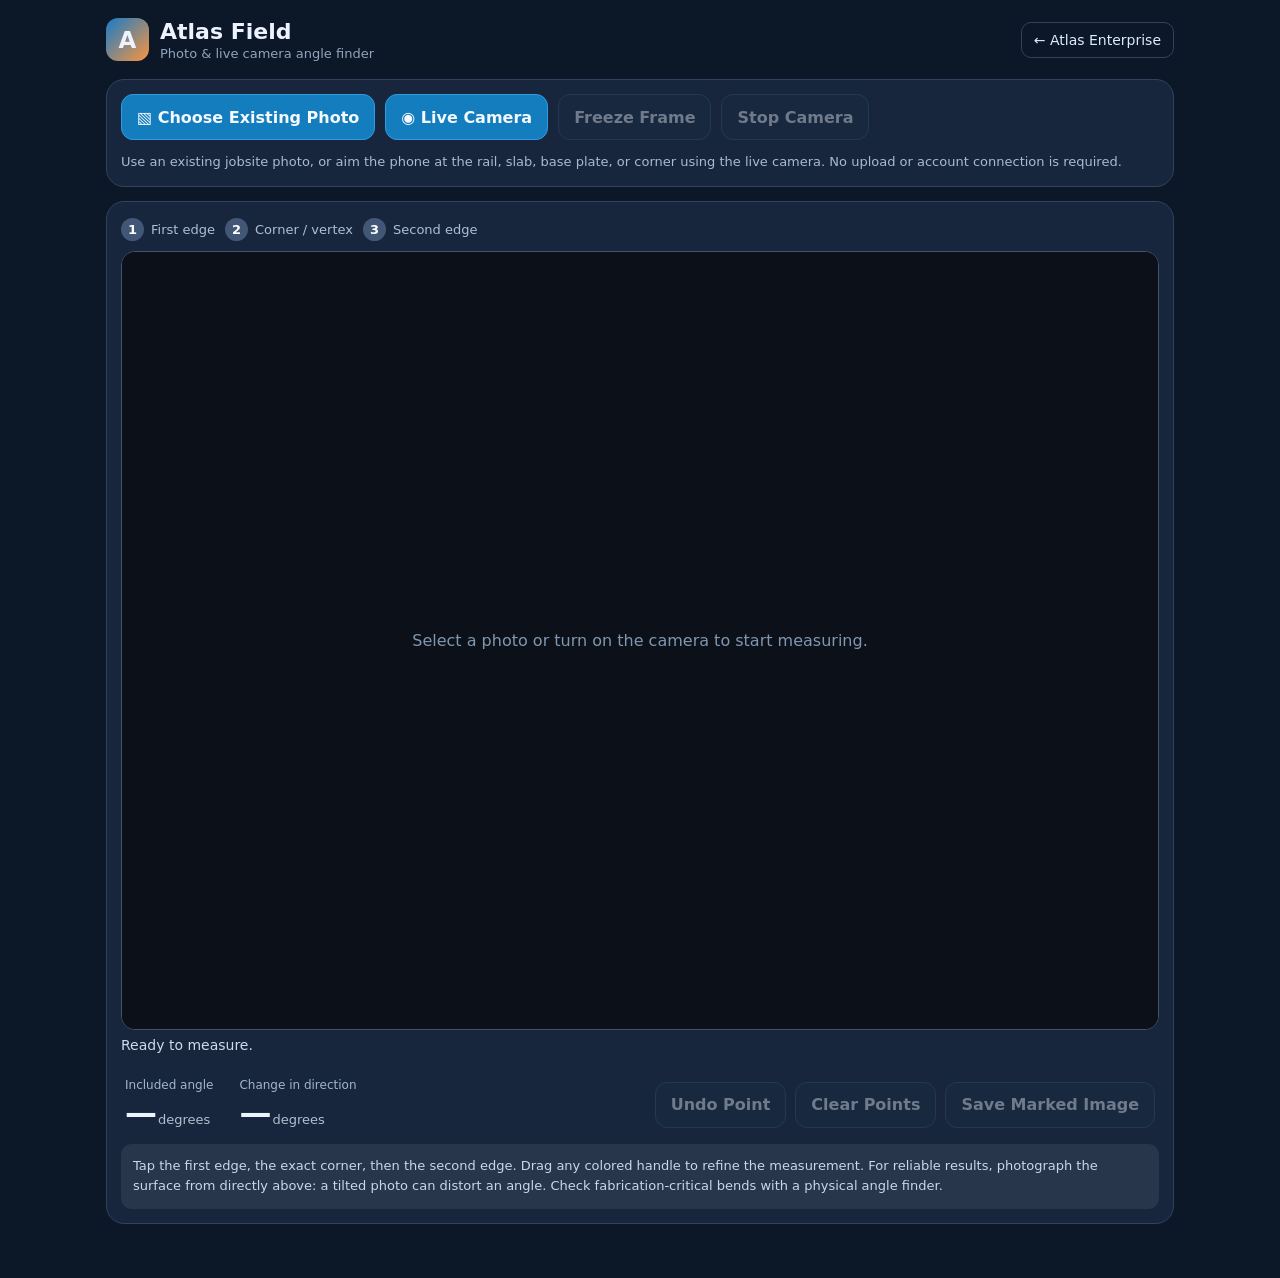
<file: V3/field-angle-finder.html>
<!doctype html>
<html lang="en">
<head>
<meta charset="utf-8">
<meta name="viewport" content="width=device-width,initial-scale=1,viewport-fit=cover">
<meta name="theme-color" content="#0c1728">
<title>Atlas Field • Angle Finder</title>
<style>
:root{font-family:system-ui,-apple-system,BlinkMacSystemFont,"Segoe UI",sans-serif;color:#ecf3ff;background:#0c1728}
*{box-sizing:border-box}body{margin:0}button,input{font:inherit}button{cursor:pointer}
.page{max-width:1100px;margin:auto;padding:18px 16px 40px}
header{display:flex;align-items:center;justify-content:space-between;gap:16px;margin-bottom:18px}
.brand{display:flex;align-items:center;gap:11px}.mark{height:43px;width:43px;border-radius:12px;background:linear-gradient(135deg,#177bc9,#fa953e);display:grid;place-items:center;font-size:23px;font-weight:900}
h1{margin:0;font-size:22px}header p{margin:2px 0 0;color:#92a4bc;font-size:13px}
.back{color:#dcecff;text-decoration:none;font-size:14px;border:1px solid #31435c;border-radius:10px;padding:9px 12px}
.panel{background:#17263d;border:1px solid #31435c;border-radius:18px;padding:14px;margin-bottom:14px}
.chooser{display:flex;flex-wrap:wrap;align-items:center;gap:10px}
.btn,.filelabel{border:1px solid #365775;background:#203e5e;color:#f4f8ff;border-radius:12px;padding:12px 15px;font-weight:650;display:inline-flex;align-items:center;justify-content:center;min-height:46px}
.btn.primary,.filelabel.primary{background:#137dbd;border-color:#329ce0}.btn:disabled{opacity:.4;cursor:not-allowed}
.btn.secondary{background:#1a2b43}.btn.active,.filelabel.active{outline:2px solid #f2a34a;outline-offset:1px}
input[type=file]{position:absolute;width:1px;height:1px;opacity:0;overflow:hidden}
.hint{color:#a9bbcf;font-size:13px;line-height:1.5;margin:12px 0 0}
.stage{position:relative;background:#0b1019;border:1px solid #42536b;border-radius:14px;overflow:hidden}
canvas{display:block;width:100%;aspect-ratio:4/3;touch-action:none;cursor:crosshair}
.placeholder[hidden]{display:none}.placeholder{position:absolute;inset:0;display:flex;align-items:center;justify-content:center;text-align:center;padding:32px;pointer-events:none;color:#8097b0;font-size:16px}
video{display:none}
.tip{margin-top:10px;font-size:13px;color:#bccade}
.result{display:flex;align-items:center;justify-content:space-between;flex-wrap:wrap;gap:15px;padding:12px 4px}
.readings{display:flex;flex-wrap:wrap;gap:26px}
.reading span{display:block;color:#a4b5c9;font-size:12px;margin-bottom:2px}
.reading strong{font-size:32px;letter-spacing:-1px;font-variant-numeric:tabular-nums}
.reading small{color:#b2bfce;font-size:13px;margin-left:2px}
.tools{display:flex;flex-wrap:wrap;gap:9px}
.notice{padding:12px;border-radius:11px;background:#27364a;color:#c8d7e9;font-size:13px;line-height:1.6}
.guide{display:flex;flex-wrap:wrap;gap:10px;padding:2px 0 10px}
.step{display:flex;align-items:center;gap:7px;color:#adc0d5;font-size:13px}.dot{width:23px;height:23px;border-radius:50%;display:grid;place-items:center;background:#425775;color:white;font-weight:700}.step.done .dot{background:#23846e}
#status{color:#cddaea;min-height:22px;font-size:14px;margin:7px 0}
@media(max-width:520px){.page{padding:12px 10px 30px}h1{font-size:19px}.back{font-size:12px;padding:7px}.panel{padding:10px;border-radius:14px}.chooser>*{flex:1}.reading strong{font-size:27px}.tools>*{flex:1}}
</style>
</head>
<body>
<div class="page">
<header>
  <div class="brand"><div class="mark">A</div><div><h1>Atlas Field</h1><p>Photo &amp; live camera angle finder</p></div></div>
  <a class="back" href="./index.html">← Atlas Enterprise</a>
</header>
<section class="panel">
  <div class="chooser">
    <label class="filelabel primary" id="photoLabel" for="photoFile">▧ Choose Existing Photo</label>
    <input type="file" id="photoFile" accept="image/*" aria-label="Choose an existing photo">
    <button class="btn primary" id="startCamera" type="button">◉ Live Camera</button>
    <button class="btn secondary" id="freezeCamera" type="button" disabled>Freeze Frame</button>
    <button class="btn secondary" id="stopCamera" type="button" disabled>Stop Camera</button>
  </div>
  <p class="hint">Use an existing jobsite photo, or aim the phone at the rail, slab, base plate, or corner using the live camera. No upload or account connection is required.</p>
</section>
<section class="panel">
  <div class="guide" aria-label="Point selection instructions">
    <div class="step" id="step0"><span class="dot">1</span> First edge</div>
    <div class="step" id="step1"><span class="dot">2</span> Corner / vertex</div>
    <div class="step" id="step2"><span class="dot">3</span> Second edge</div>
  </div>
  <div class="stage">
    <video id="video" autoplay muted playsinline></video>
    <canvas id="overlay" width="1000" height="750" aria-label="Angle finder image. Tap three points to measure."></canvas>
    <div class="placeholder" id="placeholder">Select a photo or turn on the camera to start measuring.</div>
  </div>
  <p id="status" role="status">Ready to measure.</p>
  <div class="result">
    <div class="readings">
      <div class="reading"><span>Included angle</span><strong id="angle">—</strong><small>degrees</small></div>
      <div class="reading"><span>Change in direction</span><strong id="turn">—</strong><small>degrees</small></div>
    </div>
    <div class="tools">
      <button class="btn secondary" id="undo" type="button" disabled>Undo Point</button>
      <button class="btn secondary" id="reset" type="button" disabled>Clear Points</button>
      <button class="btn secondary" id="save" type="button" disabled>Save Marked Image</button>
    </div>
  </div>
  <div class="notice">Tap the first edge, the exact corner, then the second edge. Drag any colored handle to refine the measurement. For reliable results, photograph the surface from directly above: a tilted photo can distort an angle. Check fabrication-critical bends with a physical angle finder.</div>
</section>
</div>
<script>
(function(){
"use strict";
var canvas=document.getElementById("overlay"),ctx=canvas.getContext("2d");
var video=document.getElementById("video"),image=null,stream=null,live=false,points=[],drag=-1;
var raf=0,ratio=1,imageUrl=null;
var angleEl=document.getElementById("angle"),turnEl=document.getElementById("turn");
var placeholder=document.getElementById("placeholder"),status=document.getElementById("status");
var photoInput=document.getElementById("photoFile");
var cameraBtn=document.getElementById("startCamera"),stopBtn=document.getElementById("stopCamera");
var freezeBtn=document.getElementById("freezeCamera"),undoBtn=document.getElementById("undo");
var clearBtn=document.getElementById("reset"),saveBtn=document.getElementById("save");
function clamp(v){return Math.max(0,Math.min(1,v));}
function size(){var w=canvas.getBoundingClientRect().width||320;ratio=Math.min(2,window.devicePixelRatio||1);canvas.width=Math.round(w*ratio);canvas.height=Math.round(w*.75*ratio);ctx.setTransform(ratio,0,0,ratio,0,0);render();}
function dimensions(){return{w:canvas.width/ratio,h:canvas.height/ratio};}
function source(){return live&&video.readyState>=2?video:image;}
function render(){
  var d=dimensions(),w=d.w,h=d.h;
  ctx.clearRect(0,0,w,h);ctx.fillStyle="#0b1019";ctx.fillRect(0,0,w,h);
  var s=source();
  if(s){var sw=s.videoWidth||s.naturalWidth,sh=s.videoHeight||s.naturalHeight;
    if(sw&&sh){var scale=Math.min(w/sw,h/sh),dw=sw*scale,dh=sh*scale;
      ctx.drawImage(s,(w-dw)/2,(h-dh)/2,dw,dh);}}
  if(points.length>1){ctx.lineWidth=3;ctx.strokeStyle="#ffbd57";ctx.beginPath();
    ctx.moveTo(points[0].x*w,points[0].y*h);ctx.lineTo(points[1].x*w,points[1].y*h);
    if(points[2])ctx.lineTo(points[2].x*w,points[2].y*h);ctx.stroke();}
  var labels=["A","V","B"],colors=["#23c5ec","#ff9c36","#77e3b3"];
  points.forEach(function(p,i){var x=p.x*w,y=p.y*h;
    ctx.fillStyle=colors[i];ctx.strokeStyle="#081523";ctx.lineWidth=2;
    ctx.beginPath();ctx.arc(x,y,12,0,Math.PI*2);ctx.fill();ctx.stroke();
    ctx.fillStyle="#091423";ctx.textAlign="center";ctx.textBaseline="middle";
    ctx.font="bold 12px system-ui";ctx.fillText(labels[i],x,y+0.5);
  });
  if(points.length===3){ctx.fillStyle="#ffcc79";ctx.font="bold 20px system-ui";ctx.textAlign="left";
    var x=Math.min(w-75,points[1].x*w+19),y=Math.max(28,points[1].y*h-17);
    ctx.fillText(angleEl.textContent+"°",x,y);}
}
function loop(){if(!live)return;render();raf=requestAnimationFrame(loop);}
function update(){
  var a=null;
  if(points.length===3){
    var d=dimensions();
    var u={x:(points[0].x-points[1].x)*d.w,y:(points[0].y-points[1].y)*d.h};
    var v={x:(points[2].x-points[1].x)*d.w,y:(points[2].y-points[1].y)*d.h};
    var lu=Math.hypot(u.x,u.y),lv=Math.hypot(v.x,v.y);
    if(lu>.003&&lv>.003){a=Math.acos(Math.max(-1,Math.min(1,(u.x*v.x+u.y*v.y)/(lu*lv))))*180/Math.PI;}
  }
  angleEl.textContent=a===null?"—":a.toFixed(1);
  turnEl.textContent=a===null?"—":(180-a).toFixed(1);
  var instructions=["Tap the first rail or edge.","Tap the intersection / corner vertex.","Tap the second rail or edge.","Drag A, V, or B to adjust the angle."];
  if(source())status.textContent=instructions[points.length];
  undoBtn.disabled=clearBtn.disabled=points.length===0;
  saveBtn.disabled=!source();
  for(var i=0;i<3;i++){document.getElementById("step"+i).classList.toggle("done",i<points.length);}
  if(!live)render();
}
function stopCamera(){
  live=false;cancelAnimationFrame(raf);
  if(stream){stream.getTracks().forEach(function(t){t.stop();});stream=null;}
  video.pause();video.srcObject=null;stopBtn.disabled=true;freezeBtn.disabled=true;
  cameraBtn.classList.remove("active");
}
async function startCamera(){
  stopCamera();image=null;points=[];placeholder.hidden=true;
  if(!navigator.mediaDevices||!navigator.mediaDevices.getUserMedia){
    status.textContent="Camera access requires HTTPS and a supported browser.";updateButtons();return;}
  try{
    stream=await navigator.mediaDevices.getUserMedia({audio:false,video:{facingMode:{ideal:"environment"},width:{ideal:1280},height:{ideal:720}}});
    video.srcObject=stream;await video.play();live=true;
    cameraBtn.classList.add("active");stopBtn.disabled=false;freezeBtn.disabled=false;
    update();loop();
  }catch(err){stopCamera();status.textContent="Could not open camera. Check camera permission and try again.";placeholder.hidden=!image;updateButtons();}
}
function updateButtons(){undoBtn.disabled=clearBtn.disabled=points.length===0;saveBtn.disabled=!source();}
function setImage(src){
  stopCamera();points=[];
  var pic=new Image();
  pic.onload=function(){image=pic;placeholder.hidden=true;photoInput.value="";update();};
  pic.onerror=function(){status.textContent="This photo could not be opened.";};
  pic.src=src;
}
photoInput.addEventListener("change",function(e){
  var file=e.target.files&&e.target.files[0];if(!file)return;
  if(!file.type.startsWith("image/")){status.textContent="Choose an image file.";return;}
  if(imageUrl)URL.revokeObjectURL(imageUrl);
  imageUrl=URL.createObjectURL(file);setImage(imageUrl);
});
cameraBtn.addEventListener("click",startCamera);
stopBtn.addEventListener("click",function(){stopCamera();update();status.textContent="Camera stopped. Choose a photo or restart the camera.";});
freezeBtn.addEventListener("click",function(){
  if(!live||!video.videoWidth)return;
  var snap=document.createElement("canvas");snap.width=video.videoWidth;snap.height=video.videoHeight;
  snap.getContext("2d").drawImage(video,0,0);
  var data=snap.toDataURL("image/jpeg",.92);setImage(data);status.textContent="Frame frozen. Drag the points to refine the angle.";
});
function eventPoint(event){var r=canvas.getBoundingClientRect();return{x:clamp((event.clientX-r.left)/r.width),y:clamp((event.clientY-r.top)/r.height)};}
canvas.addEventListener("pointerdown",function(e){
  if(!source())return;e.preventDefault();var p=eventPoint(e),d=dimensions(),best=Infinity,index=-1;
  points.forEach(function(q,i){var dist=Math.hypot((p.x-q.x)*d.w,(p.y-q.y)*d.h);if(dist<best){best=dist;index=i;}});
  if(index>=0&&best<34){drag=index;}
  else if(points.length<3){points.push(p);drag=points.length-1;}
  else {drag=-1;status.textContent="Drag a handle to refine, or clear points to measure another angle.";}
  if(drag>=0)canvas.setPointerCapture(e.pointerId);update();
});
canvas.addEventListener("pointermove",function(e){if(drag<0)return;e.preventDefault();points[drag]=eventPoint(e);update();});
function endDrag(){drag=-1;}
canvas.addEventListener("pointerup",endDrag);canvas.addEventListener("pointercancel",endDrag);
undoBtn.addEventListener("click",function(){points.pop();update();});
clearBtn.addEventListener("click",function(){points=[];update();});
saveBtn.addEventListener("click",function(){
  if(!source())return;render();
  canvas.toBlob(function(blob){if(!blob){status.textContent="Unable to save this image.";return;}
    var url=URL.createObjectURL(blob),a=document.createElement("a");
    a.href=url;a.download="atlas-field-angle-"+new Date().toISOString().replace(/[:.]/g,"-")+".png";
    document.body.appendChild(a);a.click();a.remove();setTimeout(function(){URL.revokeObjectURL(url);},60000);
  },"image/png");
});
window.addEventListener("resize",size);
document.addEventListener("visibilitychange",function(){if(document.hidden&&live){stopCamera();update();status.textContent="Camera paused while app was in the background."; }});
window.addEventListener("beforeunload",stopCamera);
size();update();
})();
</script>
</body>
</html>
</file>
<file: styles.css>
:root{--navy:#0b1f33;--blue:#1f5f99;--cyan:#45b8e8;--bg:#f3f6f9;--panel:#fff;--line:#dbe3ea;--text:#182331;--muted:#667789;--green:#16855b;--amber:#c27b08;--red:#b44040;--input:#fff7d6}
*{box-sizing:border-box}body{margin:0;font-family:Inter,ui-sans-serif,system-ui,-apple-system,BlinkMacSystemFont,"Segoe UI",sans-serif;background:var(--bg);color:var(--text)}
button,input,select{font:inherit}.hidden{display:none!important}.offline-bar{position:fixed;top:0;left:0;right:0;background:#8b5d00;color:#fff;text-align:center;padding:7px;z-index:99;font-size:13px}
.app-shell{min-height:100vh;display:grid;grid-template-columns:245px 1fr}.sidebar{background:var(--navy);color:#fff;padding:20px 14px;display:flex;flex-direction:column;position:sticky;top:0;height:100vh}.brand{display:flex;gap:12px;align-items:center;padding:4px 8px 24px}.brand img{width:42px;height:42px;border-radius:10px}.brand strong{display:block;letter-spacing:2px}.brand span{font-size:12px;color:#a9bdd0}.sidebar nav{display:grid;gap:7px}.nav{border:0;background:transparent;color:#bcd0e1;text-align:left;padding:12px;border-radius:10px;cursor:pointer}.nav.active,.nav:hover{background:#163957;color:#fff}.sidebar-foot{margin-top:auto;font-size:12px;color:#a9bdd0;padding:10px}.dot{display:inline-block;width:8px;height:8px;border-radius:50%;background:#39c986;margin-right:8px}
main{min-width:0}.topbar{height:84px;background:#fff;border-bottom:1px solid var(--line);padding:16px 28px;display:flex;align-items:center;justify-content:space-between;position:sticky;top:0;z-index:20}.topbar h1{font-size:22px;margin:0}.topbar p{margin:3px 0 0;color:var(--muted);font-size:13px}.top-actions{display:flex;gap:10px;align-items:center}.top-actions select{border:1px solid var(--line);border-radius:9px;padding:9px;background:#fff}
.view{display:none;padding:26px}.view.active{display:block}.hero{background:linear-gradient(120deg,#0b1f33,#1f5f99);color:#fff;border-radius:18px;padding:28px;display:flex;justify-content:space-between;align-items:center}.hero h2{font-size:30px;margin:5px 0}.hero p{margin:0;color:#c7d9e9}.eyebrow{font-size:11px;letter-spacing:1.6px;color:#82d7f6}.primary,.ghost{border:0;border-radius:9px;padding:10px 14px;font-weight:700;cursor:pointer}.primary{background:var(--blue);color:#fff}.hero .primary{background:#fff;color:var(--navy)}.ghost{background:#fff;border:1px solid var(--line);color:var(--text)}.link{border:0;background:none;color:var(--blue);font-weight:700;cursor:pointer}
.metrics{display:grid;grid-template-columns:repeat(4,1fr);gap:14px;margin:18px 0}.metrics article,.quote-summary article{background:#fff;border:1px solid var(--line);border-radius:14px;padding:18px}.metrics span,.quote-summary span{display:block;color:var(--muted);font-size:12px}.metrics strong,.quote-summary strong{display:block;font-size:25px;margin:5px 0}.metrics small{color:var(--muted)}
.two-col{display:grid;grid-template-columns:1.2fr 1fr;gap:16px;margin-top:16px}.panel{background:#fff;border:1px solid var(--line);border-radius:14px;padding:18px}.panel h2,.panel h3{margin-top:0}.panel-head{display:flex;justify-content:space-between;align-items:center;border-bottom:1px solid var(--line);padding-bottom:11px;margin-bottom:10px}.panel-head h3{margin:0}.list-row{display:grid;grid-template-columns:1fr auto;gap:12px;padding:11px 2px;border-bottom:1px solid #eef2f5}.list-row:last-child{border-bottom:0}.list-row strong{display:block}.list-row small{color:var(--muted)}.badge{display:inline-block;padding:4px 8px;border-radius:99px;font-size:11px;font-weight:700;background:#e6f4ee;color:var(--green)}.badge.amber{background:#fff1d7;color:var(--amber)}.badge.red{background:#fde6e6;color:var(--red)}.empty,.muted{color:var(--muted)}
.section-actions{display:flex;align-items:center;justify-content:space-between;margin-bottom:16px}.section-actions h2{margin:0}.section-actions p{margin:4px 0;color:var(--muted)}.section-actions>div:last-child{display:flex;gap:8px}.est-grid{display:grid;grid-template-columns:1fr 1fr;gap:16px;margin-bottom:16px}.form-grid{display:grid;grid-template-columns:1fr 1fr;gap:12px}.form-grid label{font-size:12px;color:var(--muted);font-weight:700}.form-grid input,.form-grid select{display:block;width:100%;margin-top:5px;padding:10px;border:1px solid #bfcbd5;border-radius:8px;background:var(--input)}.form-grid .wide{grid-column:1/-1}.rail-summary{display:grid;grid-template-columns:repeat(5,1fr);gap:10px;margin-bottom:14px}.rail-summary div{background:#edf5fb;border-radius:10px;padding:10px}.rail-summary span{font-size:11px;color:var(--muted);display:block}.rail-summary strong{display:block;margin-top:4px}.table-wrap{overflow:auto}table{width:100%;border-collapse:collapse;font-size:13px}th{background:#eaf0f5;text-align:left;padding:10px}td{padding:10px;border-top:1px solid var(--line)}th:not(:first-child),td:not(:first-child){text-align:right}.quote-summary{display:grid;grid-template-columns:repeat(5,1fr);gap:12px;margin-top:16px}.quote-summary .featured{background:var(--navy);color:#fff}.quote-summary .featured span{color:#b8cada}.cards-grid{display:grid;grid-template-columns:repeat(3,1fr);gap:14px}.entity-card{background:#fff;border:1px solid var(--line);border-radius:14px;padding:17px}.entity-card h3{margin:0 0 5px}.entity-card p{color:var(--muted);font-size:13px}.entity-meta{display:flex;justify-content:space-between;align-items:center;margin-top:15px}
.athena{position:fixed;right:22px;bottom:22px;width:370px;height:500px;background:#fff;border:1px solid var(--line);box-shadow:0 20px 55px rgba(0,0,0,.22);border-radius:16px;z-index:50;display:none;overflow:hidden}.athena.open{display:grid;grid-template-rows:auto 1fr auto}.athena-head{background:var(--navy);color:#fff;padding:14px;display:flex;justify-content:space-between}.athena-head span{display:block;font-size:11px;color:#a9bdd0}.athena-head button{border:0;background:none;color:#fff;font-size:24px}.athena-messages{padding:14px;overflow:auto;background:#f5f8fa}.bot,.user-msg{padding:10px 12px;border-radius:12px;margin:8px 0;max-width:88%;font-size:13px}.bot{background:#fff;border:1px solid var(--line)}.user-msg{background:#dceefa;margin-left:auto}.athena form{display:flex;padding:10px;border-top:1px solid var(--line)}.athena form input{flex:1;padding:10px;border:1px solid var(--line);border-radius:9px 0 0 9px}.athena form button{border:0;background:var(--blue);color:#fff;padding:0 14px;border-radius:0 9px 9px 0}
@media(max-width:1000px){.app-shell{grid-template-columns:78px 1fr}.brand div,.nav span,.sidebar-foot span:last-child{display:none}.brand{justify-content:center}.nav{text-align:center}.metrics{grid-template-columns:1fr 1fr}.quote-summary{grid-template-columns:1fr 1fr}.cards-grid{grid-template-columns:1fr 1fr}}
@media(max-width:700px){.app-shell{display:block}.sidebar{height:auto;position:fixed;bottom:0;top:auto;left:0;right:0;z-index:40;padding:6px}.brand,.sidebar-foot{display:none}.sidebar nav{display:grid;grid-template-columns:repeat(7,1fr);gap:2px}.nav{padding:10px 4px;font-size:16px}.topbar{height:auto;padding:12px 14px}.top-actions select{display:none}.view{padding:14px 14px 84px}.hero{align-items:flex-start;gap:15px}.hero h2{font-size:24px}.metrics,.two-col,.est-grid,.cards-grid,.form-grid{grid-template-columns:1fr}.rail-summary{grid-template-columns:1fr 1fr}.quote-summary{grid-template-columns:1fr}.athena{inset:12px 12px 75px;width:auto;height:auto}.section-actions{align-items:flex-start;gap:12px}.section-actions>div:last-child{flex-direction:column}}
@media print{.sidebar,.topbar,.section-actions,.hero,.metrics,.two-col,.athena{display:none!important}.app-shell{display:block}.view{display:none!important}.view#estimator{display:block!important;padding:0}.panel{border:0}.quote-summary{grid-template-columns:repeat(5,1fr)}}
</file>
